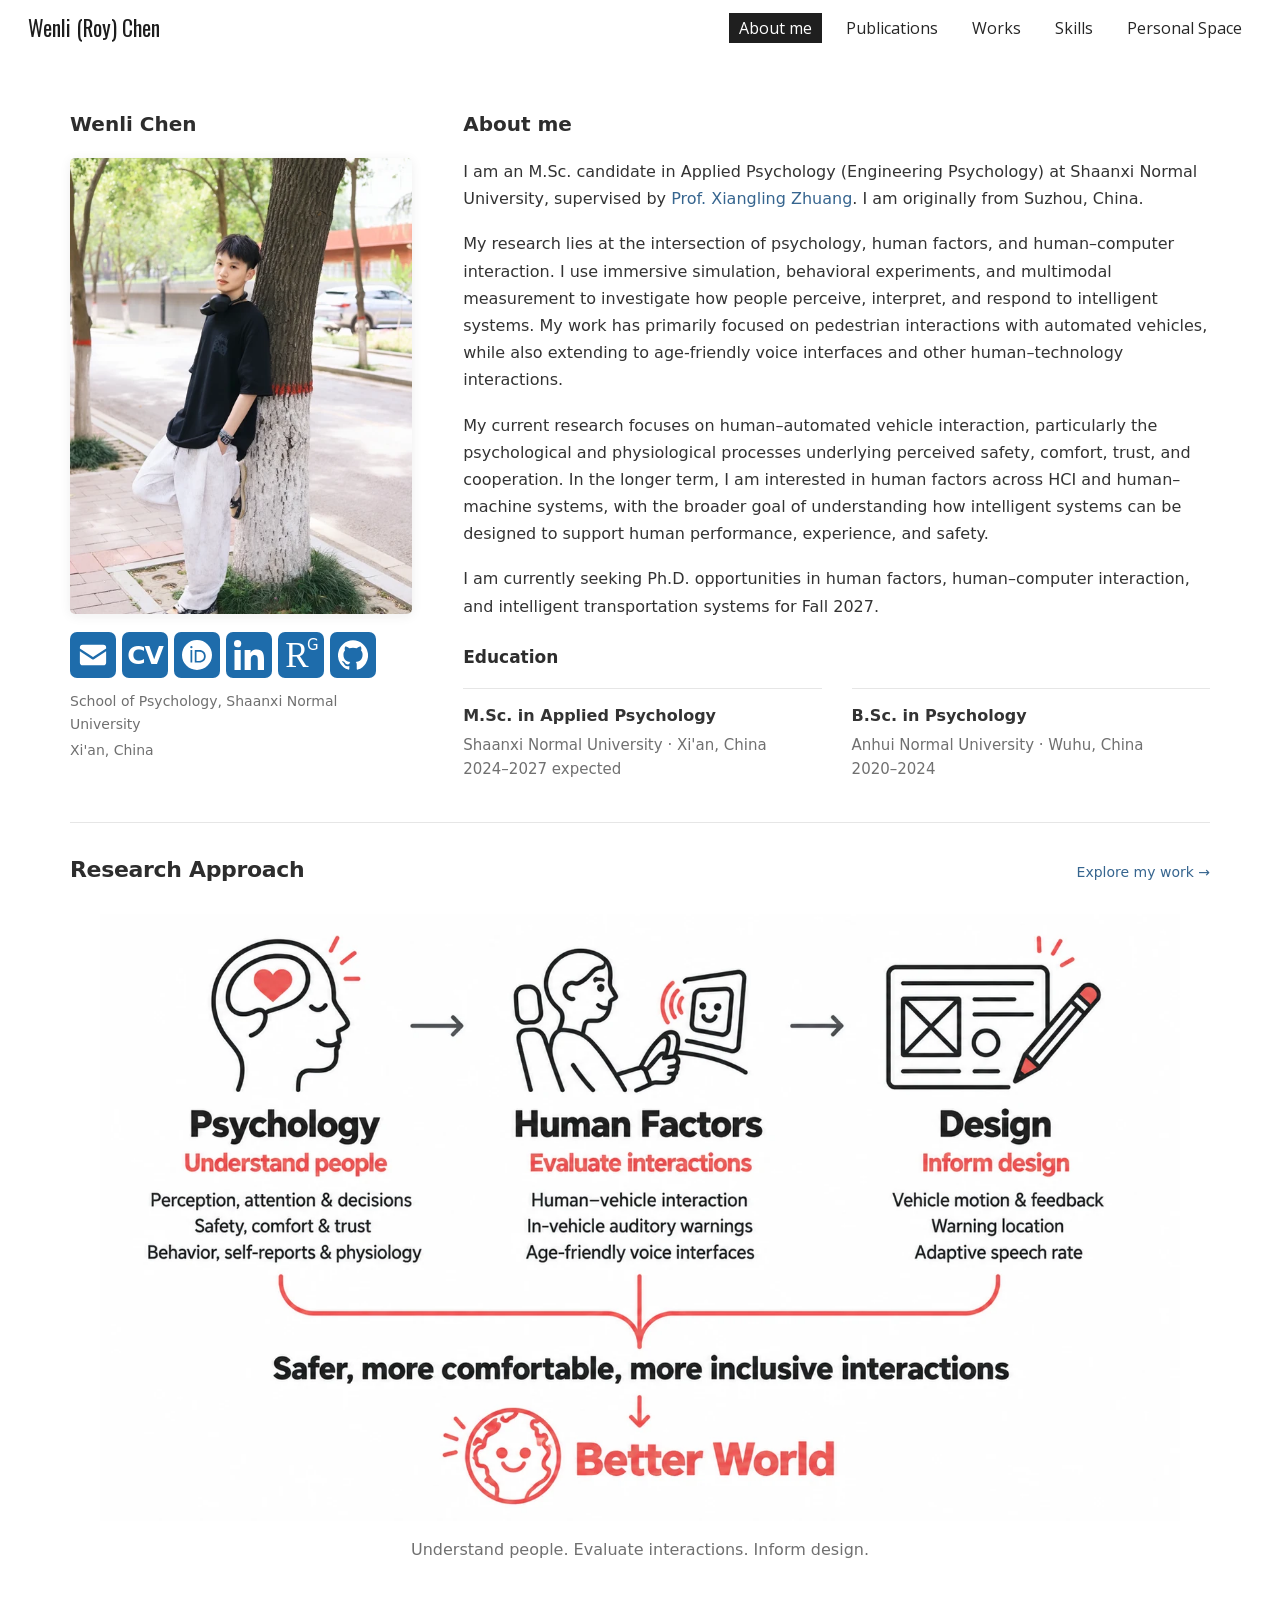
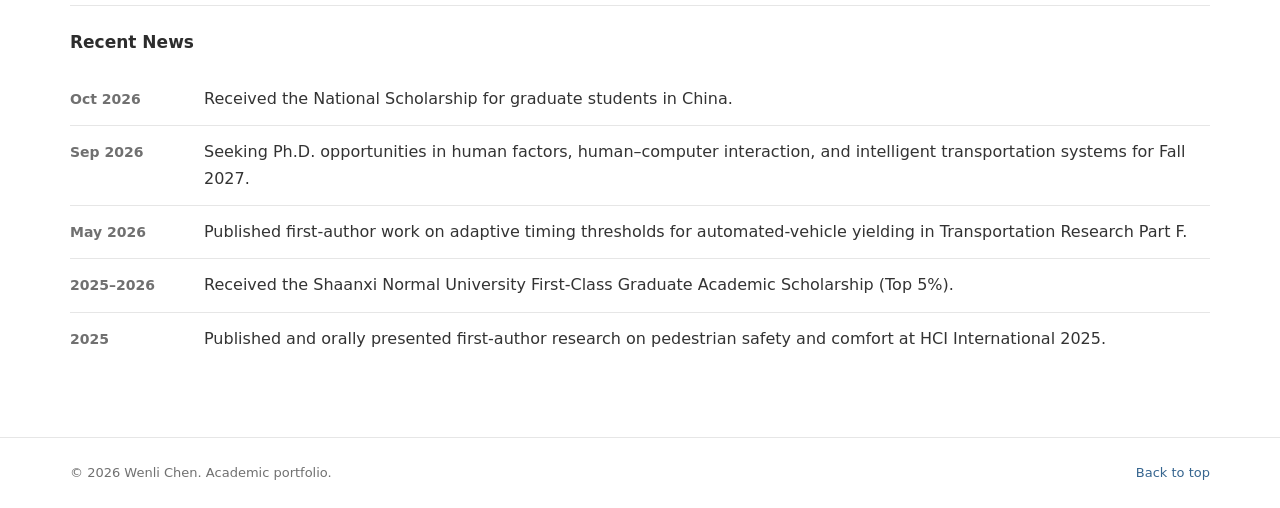
<file: index.html>
<!DOCTYPE html><html lang="en"><head><meta charSet="utf-8"/><meta name="viewport" content="width=device-width, initial-scale=1"/><link rel="preload" as="image" imageSrcSet="/media/optimized/profile-60eb44e7e2-480.webp 480w, /media/optimized/profile-60eb44e7e2-960.webp 960w, /media/optimized/profile-60eb44e7e2-1600.webp 1600w" imageSizes="(max-width: 760px) 360px, 342px" fetchPriority="high"/><link rel="stylesheet" href="/_next/static/chunks/0q2hc7dkj9d_l.css" data-precedence="next"/><link rel="preload" as="script" fetchPriority="low" href="/_next/static/chunks/0w2aga045jl1g.js"/><script src="/_next/static/chunks/159a0hv_pbomc.js" async=""></script><script src="/_next/static/chunks/0c_u0uom0kk-9.js" async=""></script><script src="/_next/static/chunks/17is7py1qu.mk.js" async=""></script><script src="/_next/static/chunks/turbopack-0-zrnbq9zxs--.js" async=""></script><script src="/_next/static/chunks/12zbrbrxakma2.js" async=""></script><script src="/_next/static/chunks/17f2ht9wo-phb.js" async=""></script><script src="/_next/static/chunks/0n7gz84jmsrn1.js" async=""></script><script src="/_next/static/chunks/0r7qd-gapp3ly.js" async=""></script><title>Wenli (Roy) Chen | Human Factors &amp; HCI</title><meta name="description" content="Academic portfolio of Wenli Chen, researching human factors, human–AV interaction, and age-friendly HCI."/><link rel="canonical" href="https://roylovecr7.github.io/"/><meta property="og:title" content="Wenli (Roy) Chen | Human Factors &amp; HCI"/><meta property="og:description" content="Researching human–AV interaction, age-friendly HCI, and multimodal human factors."/><meta property="og:site_name" content="Wenli (Roy) Chen Academic Portfolio"/><meta property="og:image" content="https://roylovecr7.github.io/og.png"/><meta property="og:image:width" content="1200"/><meta property="og:image:height" content="630"/><meta property="og:image:alt" content="Wenli Chen — Human Factors, Human–AV Interaction, and Age-Friendly HCI"/><meta property="og:type" content="website"/><meta name="twitter:card" content="summary_large_image"/><meta name="twitter:title" content="Wenli (Roy) Chen | Human Factors &amp; HCI"/><meta name="twitter:description" content="Researching human–AV interaction, age-friendly HCI, and multimodal human factors."/><meta name="twitter:image" content="https://roylovecr7.github.io/og.png"/><script src="/_next/static/chunks/03~yq9q893hmn.js" noModule=""></script></head><body><div hidden=""><!--$--><!--/$--></div><header class="navbar"><div class="nav-inner"><a class="brand" href="/">Wenli (Roy) Chen</a><nav class="desktop-navigation" aria-label="Primary navigation"><a class="active" aria-current="page" href="/">About me</a><a href="/publications/">Publications</a><a href="/works/">Works</a><a href="/skills/">Skills</a><a href="/personal-space/">Personal Space</a></nav><details class="mobile-navigation"><summary>Menu <span aria-hidden="true">☰</span></summary><nav aria-label="Mobile navigation"><a href="/" class="active" aria-current="page">About me</a><a href="/publications">Publications</a><a href="/works">Works</a><a href="/skills">Skills</a><a href="/personal-space">Personal Space</a></nav></details></div></header><main id="top" class="container page-content home-page"><section class="home-grid"><aside class="profile-panel"><h1>Wenli Chen</h1><img width="4160" height="6240" class="profile-image" fetchPriority="high" src="/media/optimized/profile-60eb44e7e2-960.webp" srcSet="/media/optimized/profile-60eb44e7e2-480.webp 480w, /media/optimized/profile-60eb44e7e2-960.webp 960w, /media/optimized/profile-60eb44e7e2-1600.webp 1600w" sizes="(max-width: 760px) 360px, 342px" alt="Wenli Chen" loading="eager" decoding="async"/><div class="profile-contact"><nav class="profile-links" aria-label="Contact and academic profiles"><a href="mailto:cwl010322@snnu.edu.cn" aria-label="Email: cwl010322@snnu.edu.cn" title="Email: cwl010322@snnu.edu.cn"><svg aria-hidden="true" viewBox="0 0 32 32" fill="currentColor"><path d="M5 5h22a3 3 0 0 1 3 3v1L16 18 2 9V8a3 3 0 0 1 3-3Zm25 7v12a3 3 0 0 1-3 3H5a3 3 0 0 1-3-3V12l13 8.4a1.8 1.8 0 0 0 2 0Z"></path></svg></a><a href="/files/CV_WenliChen.pdf" target="_blank" rel="noreferrer" aria-label="Curriculum vitae (PDF)" title="Curriculum vitae (PDF)"><span class="profile-icon-cv" aria-hidden="true">CV</span></a><a href="https://orcid.org/0009-0004-4729-6336" target="_blank" rel="noreferrer" aria-label="ORCID: 0009-0004-4729-6336" title="ORCID: 0009-0004-4729-6336"><svg aria-hidden="true" viewBox="0 0 24 24" fill="currentColor"><path d="M12 0a12 12 0 1 0 0 24 12 12 0 0 0 0-24ZM7.5 4.8a.9.9 0 1 1 0 1.8.9.9 0 0 1 0-1.8ZM6.8 8h1.4v10H6.8V8Zm3.4 0h3.7c3 0 5.1 2 5.1 5s-2.1 5-5.1 5h-3.7V8Zm1.4 1.3v7.4h2.2c2.4 0 3.8-1.5 3.8-3.7s-1.4-3.7-3.8-3.7h-2.2Z" fill-rule="evenodd"></path></svg></a><a href="https://www.linkedin.com/in/wenli-chen-521283392" target="_blank" rel="noreferrer" aria-label="LinkedIn" title="LinkedIn"><svg aria-hidden="true" viewBox="0 0 24 24" fill="currentColor"><path d="M5.37 24H.4V7.98h4.97V24ZM2.88 5.8A2.9 2.9 0 1 1 2.9 0a2.9 2.9 0 0 1-.02 5.8ZM24 24h-4.96v-7.8c0-1.86-.04-4.25-2.59-4.25-2.59 0-2.99 2.02-2.99 4.12V24H8.5V7.98h4.76v2.19h.07c.66-1.25 2.28-2.58 4.7-2.58 5.03 0 5.97 3.31 5.97 7.61V24Z"></path></svg></a><a href="https://www.researchgate.net/profile/Wenli-Chen-14" target="_blank" rel="noreferrer" aria-label="ResearchGate" title="ResearchGate"><span class="profile-icon-researchgate" aria-hidden="true">R<sup>G</sup></span></a><a href="https://github.com/Roylovecr7" target="_blank" rel="noreferrer" aria-label="GitHub" title="GitHub"><svg aria-hidden="true" viewBox="0 0 24 24" fill="currentColor"><path d="M12 .3a12 12 0 0 0-3.79 23.39c.6.11.82-.26.82-.58v-2.23c-3.34.73-4.04-1.42-4.04-1.42-.55-1.39-1.34-1.76-1.34-1.76-1.09-.75.08-.73.08-.73 1.2.09 1.84 1.24 1.84 1.24 1.07 1.83 2.81 1.3 3.49.99.11-.78.42-1.3.76-1.6-2.67-.3-5.47-1.33-5.47-5.93 0-1.31.47-2.38 1.24-3.22-.12-.3-.54-1.52.12-3.18 0 0 1.01-.32 3.3 1.23A11.5 11.5 0 0 1 12 6.1c1.02 0 2.05.14 3.01.4 2.29-1.55 3.3-1.23 3.3-1.23.66 1.66.24 2.88.12 3.18.77.84 1.24 1.91 1.24 3.22 0 4.61-2.8 5.63-5.48 5.93.43.37.81 1.1.81 2.22v3.29c0 .32.22.7.83.58A12 12 0 0 0 12 .3Z"></path></svg></a></nav><p class="profile-affiliation">School of Psychology, Shaanxi Normal University<span>Xi&#x27;an, China</span></p></div></aside><div class="about-copy"><h2>About me</h2><p>I am an M.Sc. candidate in Applied Psychology (Engineering Psychology) at Shaanxi Normal University, supervised by <a href="https://scholar.google.com/citations?user=U7dL7vUAAAAJ&amp;hl=en&amp;oi=ao" target="_blank" rel="noreferrer">Prof. Xiangling Zhuang</a>. I am originally from Suzhou, China.</p><p>My research lies at the intersection of psychology, human factors, and human–computer interaction. I use immersive simulation, behavioral experiments, and multimodal measurement to investigate how people perceive, interpret, and respond to intelligent systems. My work has primarily focused on pedestrian interactions with automated vehicles, while also extending to age-friendly voice interfaces and other human–technology interactions.</p><p>My current research focuses on human–automated vehicle interaction, particularly the psychological and physiological processes underlying perceived safety, comfort, trust, and cooperation. In the longer term, I am interested in human factors across HCI and human–machine systems, with the broader goal of understanding how intelligent systems can be designed to support human performance, experience, and safety.</p><p>I am currently seeking Ph.D. opportunities in human factors, human–computer interaction, and intelligent transportation systems for Fall 2027.</p><section class="home-subsection"><h2>Education</h2><div class="education-list"><article class="education-item"><strong>M.Sc. in Applied Psychology</strong><span>Shaanxi Normal University · Xi&#x27;an, China</span><span>2024–2027 expected</span></article><article class="education-item"><strong>B.Sc. in Psychology</strong><span>Anhui Normal University · Wuhu, China</span><span>2020–2024</span></article></div></section></div></section><section class="home-approach" aria-labelledby="research-approach-heading"><div class="approach-heading"><h2 id="research-approach-heading">Research Approach</h2><a href="/works/">Explore my work →</a></div><figure class="approach-figure"><a class="approach-image-link" href="/media/research-approach.png" target="_blank" rel="noreferrer" aria-label="Open the research approach diagram at full size"><img width="1672" height="941" decoding="async" src="/media/optimized/research-approach-641da9d239-960.webp" srcSet="/media/optimized/research-approach-641da9d239-480.webp 480w, /media/optimized/research-approach-641da9d239-960.webp 960w, /media/optimized/research-approach-641da9d239-1600.webp 1600w" sizes="(max-width: 760px) calc(100vw - 40px), (max-width: 1196px) calc(100vw - 56px), 1140px" alt="Psychology: understand people. Human Factors: evaluate interactions. Design: inform design. Together, these contribute to safer, more comfortable, more inclusive interactions and a better world." loading="lazy"/></a><figcaption>Understand people. Evaluate interactions. Inform design.</figcaption></figure></section><section class="home-news"><h2>Recent News</h2><ul class="news-list" role="list"><li><span class="news-date">Oct 2026</span><span>Received the National Scholarship for graduate students in China.</span></li><li><span class="news-date">Sep 2026</span><span>Seeking Ph.D. opportunities in human factors, human–computer interaction, and intelligent transportation systems for Fall 2027.</span></li><li><span class="news-date">May 2026</span><span>Published first-author work on adaptive timing thresholds for automated-vehicle yielding in Transportation Research Part F.</span></li><li><span class="news-date">2025–2026</span><span>Received the Shaanxi Normal University First-Class Graduate Academic Scholarship (Top 5%).</span></li><li><span class="news-date">2025</span><span>Published and orally presented first-author research on pedestrian safety and comfort at HCI International 2025.</span></li></ul></section></main><footer><div class="container footer-inner"><p>© 2026 Wenli Chen. Academic portfolio.</p><a href="#top">Back to top</a></div></footer><!--$--><!--/$--><script src="/_next/static/chunks/0w2aga045jl1g.js" id="_R_" async=""></script><script>(self.__next_f=self.__next_f||[]).push([0])</script><script>self.__next_f.push([1,"1:\"$Sreact.fragment\"\n2:I[11968,[\"/_next/static/chunks/12zbrbrxakma2.js\",\"/_next/static/chunks/17f2ht9wo-phb.js\",\"/_next/static/chunks/0n7gz84jmsrn1.js\"],\"default\"]\n3:I[87804,[\"/_next/static/chunks/12zbrbrxakma2.js\",\"/_next/static/chunks/17f2ht9wo-phb.js\",\"/_next/static/chunks/0n7gz84jmsrn1.js\"],\"default\"]\n4:I[67295,[\"/_next/static/chunks/12zbrbrxakma2.js\",\"/_next/static/chunks/17f2ht9wo-phb.js\",\"/_next/static/chunks/0n7gz84jmsrn1.js\",\"/_next/static/chunks/0r7qd-gapp3ly.js\"],\"\"]\n12:I[21480,[\"/_next/static/chunks/12zbrbrxakma2.js\",\"/_next/static/chunks/17f2ht9wo-phb.js\",\"/_next/static/chunks/0n7gz84jmsrn1.js\"],\"default\",1]\n:HL[\"/_next/static/chunks/0q2hc7dkj9d_l.css\",\"style\"]\n:HL[\"/media/optimized/profile-60eb44e7e2-960.webp\",\"image\",{\"imageSrcSet\":\"/media/optimized/profile-60eb44e7e2-480.webp 480w, /media/optimized/profile-60eb44e7e2-960.webp 960w, /media/optimized/profile-60eb44e7e2-1600.webp 1600w\",\"imageSizes\":\"(max-width: 760px) 360px, 342px\",\"fetchPriority\":\"high\"}]\n"])</script><script>self.__next_f.push([1,"0:{\"P\":null,\"c\":[\"\",\"\"],\"q\":\"\",\"i\":false,\"f\":[[[\"\",{\"children\":[\"__PAGE__\",{}]},\"$undefined\",\"$undefined\",16],[[\"$\",\"$1\",\"c\",{\"children\":[[[\"$\",\"link\",\"0\",{\"rel\":\"stylesheet\",\"href\":\"/_next/static/chunks/0q2hc7dkj9d_l.css\",\"precedence\":\"next\",\"crossOrigin\":\"$undefined\",\"nonce\":\"$undefined\"}],[\"$\",\"script\",\"script-0\",{\"src\":\"/_next/static/chunks/12zbrbrxakma2.js\",\"async\":true,\"nonce\":\"$undefined\"}],[\"$\",\"script\",\"script-1\",{\"src\":\"/_next/static/chunks/17f2ht9wo-phb.js\",\"async\":true,\"nonce\":\"$undefined\"}],[\"$\",\"script\",\"script-2\",{\"src\":\"/_next/static/chunks/0n7gz84jmsrn1.js\",\"async\":true,\"nonce\":\"$undefined\"}]],[\"$\",\"html\",null,{\"lang\":\"en\",\"children\":[\"$\",\"body\",null,{\"children\":[\"$\",\"$L2\",null,{\"parallelRouterKey\":\"children\",\"error\":\"$undefined\",\"errorStyles\":\"$undefined\",\"errorScripts\":\"$undefined\",\"template\":[\"$\",\"$L3\",null,{}],\"templateStyles\":\"$undefined\",\"templateScripts\":\"$undefined\",\"notFound\":[[[\"$\",\"title\",null,{\"children\":\"404: This page could not be found.\"}],[\"$\",\"div\",null,{\"style\":{\"fontFamily\":\"system-ui,\\\"Segoe UI\\\",Roboto,Helvetica,Arial,sans-serif,\\\"Apple Color Emoji\\\",\\\"Segoe UI Emoji\\\"\",\"height\":\"100vh\",\"textAlign\":\"center\",\"display\":\"flex\",\"flexDirection\":\"column\",\"alignItems\":\"center\",\"justifyContent\":\"center\"},\"children\":[\"$\",\"div\",null,{\"children\":[[\"$\",\"style\",null,{\"dangerouslySetInnerHTML\":{\"__html\":\"body{color:#000;background:#fff;margin:0}.next-error-h1{border-right:1px solid rgba(0,0,0,.3)}@media (prefers-color-scheme:dark){body{color:#fff;background:#000}.next-error-h1{border-right:1px solid rgba(255,255,255,.3)}}\"}}],[\"$\",\"h1\",null,{\"className\":\"next-error-h1\",\"style\":{\"display\":\"inline-block\",\"margin\":\"0 20px 0 0\",\"padding\":\"0 23px 0 0\",\"fontSize\":24,\"fontWeight\":500,\"verticalAlign\":\"top\",\"lineHeight\":\"49px\"},\"children\":404}],[\"$\",\"div\",null,{\"style\":{\"display\":\"inline-block\"},\"children\":[\"$\",\"h2\",null,{\"style\":{\"fontSize\":14,\"fontWeight\":400,\"lineHeight\":\"49px\",\"margin\":0},\"children\":\"This page could not be found.\"}]}]]}]}]],[]],\"forbidden\":\"$undefined\",\"unauthorized\":\"$undefined\"}]}]}]]}],{\"children\":[[\"$\",\"$1\",\"c\",{\"children\":[[[\"$\",\"header\",null,{\"className\":\"navbar\",\"children\":[\"$\",\"div\",null,{\"className\":\"nav-inner\",\"children\":[[\"$\",\"$L4\",null,{\"className\":\"brand\",\"href\":\"/\",\"children\":\"Wenli (Roy) Chen\"}],[\"$\",\"nav\",null,{\"className\":\"desktop-navigation\",\"aria-label\":\"Primary navigation\",\"children\":[[\"$\",\"$L4\",\"about\",{\"className\":\"active\",\"href\":\"/\",\"aria-current\":\"page\",\"children\":\"About me\"}],[\"$\",\"$L4\",\"publications\",{\"className\":\"$undefined\",\"href\":\"/publications\",\"aria-current\":\"$undefined\",\"children\":\"Publications\"}],[\"$\",\"a\",\"works\",{\"className\":\"$undefined\",\"href\":\"/works/\",\"aria-current\":\"$undefined\",\"children\":\"Works\"}],[\"$\",\"$L4\",\"skills\",{\"className\":\"$undefined\",\"href\":\"/skills\",\"aria-current\":\"$undefined\",\"children\":\"Skills\"}],[\"$\",\"$L4\",\"personal-space\",{\"className\":\"$undefined\",\"href\":\"/personal-space\",\"aria-current\":\"$undefined\",\"children\":\"Personal Space\"}]]}],[\"$\",\"details\",null,{\"className\":\"mobile-navigation\",\"children\":[[\"$\",\"summary\",null,{\"children\":[\"Menu \",[\"$\",\"span\",null,{\"aria-hidden\":\"true\",\"children\":\"☰\"}]]}],[\"$\",\"nav\",null,{\"aria-label\":\"Mobile navigation\",\"children\":[[\"$\",\"a\",\"about\",{\"href\":\"/\",\"className\":\"active\",\"aria-current\":\"page\",\"children\":\"About me\"}],[\"$\",\"a\",\"publications\",{\"href\":\"/publications\",\"className\":\"$undefined\",\"aria-current\":\"$undefined\",\"children\":\"Publications\"}],[\"$\",\"a\",\"works\",{\"href\":\"/works\",\"className\":\"$undefined\",\"aria-current\":\"$undefined\",\"children\":\"Works\"}],[\"$\",\"a\",\"skills\",{\"href\":\"/skills\",\"className\":\"$undefined\",\"aria-current\":\"$undefined\",\"children\":\"Skills\"}],[\"$\",\"a\",\"personal-space\",{\"href\":\"/personal-space\",\"className\":\"$undefined\",\"aria-current\":\"$undefined\",\"children\":\"Personal Space\"}]]}]]}]]}]}],[\"$\",\"main\",null,{\"id\":\"top\",\"className\":\"container page-content home-page\",\"children\":[[\"$\",\"section\",null,{\"className\":\"home-grid\",\"children\":[[\"$\",\"aside\",null,{\"className\":\"profile-panel\",\"children\":[[\"$\",\"h1\",null,{\"children\":\"Wenli Chen\"}],[\"$\",\"img\",null,{\"width\":4160,\"height\":6240,\"className\":\"profile-image\",\"fetchPriority\":\"high\",\"src\":\"/media/optimized/profile-60eb44e7e2-960.webp\",\"srcSet\":\"/media/optimized/profile-60eb44e7e2-480.webp 480w, /media/optimized/profile-60eb44e7e2-960.webp 960w, /media/optimized/profile-60eb44e7e2-1600.webp 1600w\",\"sizes\":\"(max-width: 760px) 360px, 342px\",\"alt\":\"Wenli Chen\",\"loading\":\"eager\",\"decoding\":\"async\"}],[\"$\",\"div\",null,{\"className\":\"profile-contact\",\"children\":[[\"$\",\"nav\",null,{\"className\":\"profile-links\",\"aria-label\":\"Contact and academic profiles\",\"children\":[[\"$\",\"a\",null,{\"href\":\"mailto:cwl010322@snnu.edu.cn\",\"aria-label\":\"Email: cwl010322@snnu.edu.cn\",\"title\":\"Email: cwl010322@snnu.edu.cn\",\"children\":[\"$\",\"svg\",null,{\"aria-hidden\":\"true\",\"viewBox\":\"0 0 32 32\",\"fill\":\"currentColor\",\"children\":[\"$\",\"path\",null,{\"d\":\"M5 5h22a3 3 0 0 1 3 3v1L16 18 2 9V8a3 3 0 0 1 3-3Zm25 7v12a3 3 0 0 1-3 3H5a3 3 0 0 1-3-3V12l13 8.4a1.8 1.8 0 0 0 2 0Z\"}]}]}],\"$L5\",\"$L6\",\"$L7\",\"$L8\",\"$L9\"]}],\"$La\"]}]]}],\"$Lb\"]}],\"$Lc\",\"$Ld\"]}],\"$Le\"],[\"$Lf\"],\"$L10\"]}],{},null,false,null]},null,false,null],\"$L11\",false]],\"m\":\"$undefined\",\"G\":[\"$12\",[\"$L13\"]],\"S\":true,\"h\":null,\"s\":\"$undefined\",\"l\":\"$undefined\",\"p\":\"$undefined\",\"d\":\"$undefined\",\"b\":\"Xvk_cYa4MUz86XwJmt9sM\"}\n"])</script><script>self.__next_f.push([1,"14:I[77916,[\"/_next/static/chunks/12zbrbrxakma2.js\",\"/_next/static/chunks/17f2ht9wo-phb.js\",\"/_next/static/chunks/0n7gz84jmsrn1.js\"],\"OutletBoundary\"]\n15:\"$Sreact.suspense\"\n17:I[77916,[\"/_next/static/chunks/12zbrbrxakma2.js\",\"/_next/static/chunks/17f2ht9wo-phb.js\",\"/_next/static/chunks/0n7gz84jmsrn1.js\"],\"ViewportBoundary\"]\n19:I[77916,[\"/_next/static/chunks/12zbrbrxakma2.js\",\"/_next/static/chunks/17f2ht9wo-phb.js\",\"/_next/static/chunks/0n7gz84jmsrn1.js\"],\"MetadataBoundary\"]\n5:[\"$\",\"a\",null,{\"href\":\"/files/CV_WenliChen.pdf\",\"target\":\"_blank\",\"rel\":\"noreferrer\",\"aria-label\":\"Curriculum vitae (PDF)\",\"title\":\"Curriculum vitae (PDF)\",\"children\":[\"$\",\"span\",null,{\"className\":\"profile-icon-cv\",\"aria-hidden\":\"true\",\"children\":\"CV\"}]}]\n6:[\"$\",\"a\",null,{\"href\":\"https://orcid.org/0009-0004-4729-6336\",\"target\":\"_blank\",\"rel\":\"noreferrer\",\"aria-label\":\"ORCID: 0009-0004-4729-6336\",\"title\":\"ORCID: 0009-0004-4729-6336\",\"children\":[\"$\",\"svg\",null,{\"aria-hidden\":\"true\",\"viewBox\":\"0 0 24 24\",\"fill\":\"currentColor\",\"children\":[\"$\",\"path\",null,{\"d\":\"M12 0a12 12 0 1 0 0 24 12 12 0 0 0 0-24ZM7.5 4.8a.9.9 0 1 1 0 1.8.9.9 0 0 1 0-1.8ZM6.8 8h1.4v10H6.8V8Zm3.4 0h3.7c3 0 5.1 2 5.1 5s-2.1 5-5.1 5h-3.7V8Zm1.4 1.3v7.4h2.2c2.4 0 3.8-1.5 3.8-3.7s-1.4-3.7-3.8-3.7h-2.2Z\",\"fillRule\":\"evenodd\"}]}]}]\n7:[\"$\",\"a\",null,{\"href\":\"https://www.linkedin.com/in/wenli-chen-521283392\",\"target\":\"_blank\",\"rel\":\"noreferrer\",\"aria-label\":\"LinkedIn\",\"title\":\"LinkedIn\",\"children\":[\"$\",\"svg\",null,{\"aria-hidden\":\"true\",\"viewBox\":\"0 0 24 24\",\"fill\":\"currentColor\",\"children\":[\"$\",\"path\",null,{\"d\":\"M5.37 24H.4V7.98h4.97V24ZM2.88 5.8A2.9 2.9 0 1 1 2.9 0a2.9 2.9 0 0 1-.02 5.8ZM24 24h-4.96v-7.8c0-1.86-.04-4.25-2.59-4.25-2.59 0-2.99 2.02-2.99 4.12V24H8.5V7.98h4.76v2.19h.07c.66-1.25 2.28-2.58 4.7-2.58 5.03 0 5.97 3.31 5.97 7.61V24Z\"}]}]}]\n8:[\"$\",\"a\",null,{\"href\":\"https://www.researchgate.net/profile/Wenli-Chen-14\",\"target\":\"_blank\",\"rel\":\"noreferrer\",\"aria-label\":\"ResearchGate\",\"title\":\"ResearchGate\",\"children\":[\"$\",\"span\",null,{\"className\":\"profile-icon-researchgate\",\"aria-hidden\":\"true\",\"children\":[\"R\",[\"$\",\"sup\",null,{\"children\":\"G\"}]]}]}]\n9:[\"$\",\"a\",null,{\"href\":\"https://github.com/Roylovecr7\",\"target\":\"_blank\",\"rel\":\"noreferrer\",\"aria-label\":\"GitHub\",\"title\":\"GitHub\",\"children\":[\"$\",\"svg\",null,{\"aria-hidden\":\"true\",\"viewBox\":\"0 0 24 24\",\"fill\":\"currentColor\",\"children\":[\"$\",\"path\",null,{\"d\":\"M12 .3a12 12 0 0 0-3.79 23.39c.6.11.82-.26.82-.58v-2.23c-3.34.73-4.04-1.42-4.04-1.42-.55-1.39-1.34-1.76-1.34-1.76-1.09-.75.08-.73.08-.73 1.2.09 1.84 1.24 1.84 1.24 1.07 1.83 2.81 1.3 3.49.99.11-.78.42-1.3.76-1.6-2.67-.3-5.47-1.33-5.47-5.93 0-1.31.47-2.38 1.24-3.22-.12-.3-.54-1.52.12-3.18 0 0 1.01-.32 3.3 1.23A11.5 11.5 0 0 1 12 6.1c1.02 0 2.05.14 3.01.4 2.29-1.55 3.3-1.23 3.3-1.23.66 1.66.24 2.88.12 3.18.77.84 1.24 1.91 1.24 3.22 0 4.61-2.8 5.63-5.48 5.93.43.37.81 1.1.81 2.22v3.29c0 .32.22.7.83.58A12 12 0 0 0 12 .3Z\"}]}]}]\na:[\"$\",\"p\",null,{\"className\":\"profile-affiliation\",\"children\":[\"School of Psychology, Shaanxi Normal University\",[\"$\",\"span\",null,{\"children\":\"Xi'an, China\"}]]}]\n"])</script><script>self.__next_f.push([1,"b:[\"$\",\"div\",null,{\"className\":\"about-copy\",\"children\":[[\"$\",\"h2\",null,{\"children\":\"About me\"}],[\"$\",\"p\",null,{\"children\":[\"I am an M.Sc. candidate in Applied Psychology (Engineering Psychology) at Shaanxi Normal University, supervised by \",[\"$\",\"a\",null,{\"href\":\"https://scholar.google.com/citations?user=U7dL7vUAAAAJ\u0026hl=en\u0026oi=ao\",\"target\":\"_blank\",\"rel\":\"noreferrer\",\"children\":\"Prof. Xiangling Zhuang\"}],\". I am originally from Suzhou, China.\"]}],[\"$\",\"p\",null,{\"children\":\"My research lies at the intersection of psychology, human factors, and human–computer interaction. I use immersive simulation, behavioral experiments, and multimodal measurement to investigate how people perceive, interpret, and respond to intelligent systems. My work has primarily focused on pedestrian interactions with automated vehicles, while also extending to age-friendly voice interfaces and other human–technology interactions.\"}],[\"$\",\"p\",null,{\"children\":\"My current research focuses on human–automated vehicle interaction, particularly the psychological and physiological processes underlying perceived safety, comfort, trust, and cooperation. In the longer term, I am interested in human factors across HCI and human–machine systems, with the broader goal of understanding how intelligent systems can be designed to support human performance, experience, and safety.\"}],[\"$\",\"p\",null,{\"children\":\"I am currently seeking Ph.D. opportunities in human factors, human–computer interaction, and intelligent transportation systems for Fall 2027.\"}],[\"$\",\"section\",null,{\"className\":\"home-subsection\",\"children\":[[\"$\",\"h2\",null,{\"children\":\"Education\"}],[\"$\",\"div\",null,{\"className\":\"education-list\",\"children\":[[\"$\",\"article\",\"M.Sc. in Applied Psychology\",{\"className\":\"education-item\",\"children\":[[\"$\",\"strong\",null,{\"children\":\"M.Sc. in Applied Psychology\"}],[\"$\",\"span\",null,{\"children\":\"Shaanxi Normal University · Xi'an, China\"}],[\"$\",\"span\",null,{\"children\":\"2024–2027 expected\"}]]}],[\"$\",\"article\",\"B.Sc. in Psychology\",{\"className\":\"education-item\",\"children\":[[\"$\",\"strong\",null,{\"children\":\"B.Sc. in Psychology\"}],[\"$\",\"span\",null,{\"children\":\"Anhui Normal University · Wuhu, China\"}],[\"$\",\"span\",null,{\"children\":\"2020–2024\"}]]}]]}]]}]]}]\n"])</script><script>self.__next_f.push([1,"c:[\"$\",\"section\",null,{\"className\":\"home-approach\",\"aria-labelledby\":\"research-approach-heading\",\"children\":[[\"$\",\"div\",null,{\"className\":\"approach-heading\",\"children\":[[\"$\",\"h2\",null,{\"id\":\"research-approach-heading\",\"children\":\"Research Approach\"}],[\"$\",\"a\",null,{\"href\":\"/works/\",\"children\":\"Explore my work →\"}]]}],[\"$\",\"figure\",null,{\"className\":\"approach-figure\",\"children\":[[\"$\",\"a\",null,{\"className\":\"approach-image-link\",\"href\":\"/media/research-approach.png\",\"target\":\"_blank\",\"rel\":\"noreferrer\",\"aria-label\":\"Open the research approach diagram at full size\",\"children\":[\"$\",\"img\",null,{\"width\":1672,\"height\":941,\"decoding\":\"async\",\"src\":\"/media/optimized/research-approach-641da9d239-960.webp\",\"srcSet\":\"/media/optimized/research-approach-641da9d239-480.webp 480w, /media/optimized/research-approach-641da9d239-960.webp 960w, /media/optimized/research-approach-641da9d239-1600.webp 1600w\",\"sizes\":\"(max-width: 760px) calc(100vw - 40px), (max-width: 1196px) calc(100vw - 56px), 1140px\",\"alt\":\"Psychology: understand people. Human Factors: evaluate interactions. Design: inform design. Together, these contribute to safer, more comfortable, more inclusive interactions and a better world.\",\"loading\":\"lazy\"}]}],[\"$\",\"figcaption\",null,{\"children\":\"Understand people. Evaluate interactions. Inform design.\"}]]}]]}]\n"])</script><script>self.__next_f.push([1,"d:[\"$\",\"section\",null,{\"className\":\"home-news\",\"children\":[[\"$\",\"h2\",null,{\"children\":\"Recent News\"}],[\"$\",\"ul\",null,{\"className\":\"news-list\",\"role\":\"list\",\"children\":[[\"$\",\"li\",\"Oct 2026-Received the National Scholarship for graduate students in China.\",{\"children\":[[\"$\",\"span\",null,{\"className\":\"news-date\",\"children\":\"Oct 2026\"}],[\"$\",\"span\",null,{\"children\":\"Received the National Scholarship for graduate students in China.\"}]]}],[\"$\",\"li\",\"Sep 2026-Seeking Ph.D. opportunities in human factors, human–computer interaction, and intelligent transportation systems for Fall 2027.\",{\"children\":[[\"$\",\"span\",null,{\"className\":\"news-date\",\"children\":\"Sep 2026\"}],[\"$\",\"span\",null,{\"children\":\"Seeking Ph.D. opportunities in human factors, human–computer interaction, and intelligent transportation systems for Fall 2027.\"}]]}],[\"$\",\"li\",\"May 2026-Published first-author work on adaptive timing thresholds for automated-vehicle yielding in Transportation Research Part F.\",{\"children\":[[\"$\",\"span\",null,{\"className\":\"news-date\",\"children\":\"May 2026\"}],[\"$\",\"span\",null,{\"children\":\"Published first-author work on adaptive timing thresholds for automated-vehicle yielding in Transportation Research Part F.\"}]]}],[\"$\",\"li\",\"2025–2026-Received the Shaanxi Normal University First-Class Graduate Academic Scholarship (Top 5%).\",{\"children\":[[\"$\",\"span\",null,{\"className\":\"news-date\",\"children\":\"2025–2026\"}],[\"$\",\"span\",null,{\"children\":\"Received the Shaanxi Normal University First-Class Graduate Academic Scholarship (Top 5%).\"}]]}],[\"$\",\"li\",\"2025-Published and orally presented first-author research on pedestrian safety and comfort at HCI International 2025.\",{\"children\":[[\"$\",\"span\",null,{\"className\":\"news-date\",\"children\":\"2025\"}],[\"$\",\"span\",null,{\"children\":\"Published and orally presented first-author research on pedestrian safety and comfort at HCI International 2025.\"}]]}]]}]]}]\n"])</script><script>self.__next_f.push([1,"e:[\"$\",\"footer\",null,{\"children\":[\"$\",\"div\",null,{\"className\":\"container footer-inner\",\"children\":[[\"$\",\"p\",null,{\"children\":\"© 2026 Wenli Chen. Academic portfolio.\"}],[\"$\",\"a\",null,{\"href\":\"#top\",\"children\":\"Back to top\"}]]}]}]\nf:[\"$\",\"script\",\"script-0\",{\"src\":\"/_next/static/chunks/0r7qd-gapp3ly.js\",\"async\":true,\"nonce\":\"$undefined\"}]\n10:[\"$\",\"$L14\",null,{\"children\":[\"$\",\"$15\",null,{\"name\":\"Next.MetadataOutlet\",\"children\":\"$@16\"}]}]\n11:[\"$\",\"$1\",\"h\",{\"children\":[null,[\"$\",\"$L17\",null,{\"children\":\"$L18\"}],[\"$\",\"div\",null,{\"hidden\":true,\"children\":[\"$\",\"$L19\",null,{\"children\":[\"$\",\"$15\",null,{\"name\":\"Next.Metadata\",\"children\":\"$L1a\"}]}]}],null]}]\n13:[\"$\",\"link\",\"0\",{\"rel\":\"stylesheet\",\"href\":\"/_next/static/chunks/0q2hc7dkj9d_l.css\",\"precedence\":\"next\",\"crossOrigin\":\"$undefined\",\"nonce\":\"$undefined\"}]\n"])</script><script>self.__next_f.push([1,"18:[[\"$\",\"meta\",\"0\",{\"charSet\":\"utf-8\"}],[\"$\",\"meta\",\"1\",{\"name\":\"viewport\",\"content\":\"width=device-width, initial-scale=1\"}]]\n"])</script><script>self.__next_f.push([1,"16:null\n"])</script><script>self.__next_f.push([1,"1a:[[\"$\",\"title\",\"0\",{\"children\":\"Wenli (Roy) Chen | Human Factors \u0026 HCI\"}],[\"$\",\"meta\",\"1\",{\"name\":\"description\",\"content\":\"Academic portfolio of Wenli Chen, researching human factors, human–AV interaction, and age-friendly HCI.\"}],[\"$\",\"link\",\"2\",{\"rel\":\"canonical\",\"href\":\"https://roylovecr7.github.io/\"}],[\"$\",\"meta\",\"3\",{\"property\":\"og:title\",\"content\":\"Wenli (Roy) Chen | Human Factors \u0026 HCI\"}],[\"$\",\"meta\",\"4\",{\"property\":\"og:description\",\"content\":\"Researching human–AV interaction, age-friendly HCI, and multimodal human factors.\"}],[\"$\",\"meta\",\"5\",{\"property\":\"og:site_name\",\"content\":\"Wenli (Roy) Chen Academic Portfolio\"}],[\"$\",\"meta\",\"6\",{\"property\":\"og:image\",\"content\":\"https://roylovecr7.github.io/og.png\"}],[\"$\",\"meta\",\"7\",{\"property\":\"og:image:width\",\"content\":\"1200\"}],[\"$\",\"meta\",\"8\",{\"property\":\"og:image:height\",\"content\":\"630\"}],[\"$\",\"meta\",\"9\",{\"property\":\"og:image:alt\",\"content\":\"Wenli Chen — Human Factors, Human–AV Interaction, and Age-Friendly HCI\"}],[\"$\",\"meta\",\"10\",{\"property\":\"og:type\",\"content\":\"website\"}],[\"$\",\"meta\",\"11\",{\"name\":\"twitter:card\",\"content\":\"summary_large_image\"}],[\"$\",\"meta\",\"12\",{\"name\":\"twitter:title\",\"content\":\"Wenli (Roy) Chen | Human Factors \u0026 HCI\"}],[\"$\",\"meta\",\"13\",{\"name\":\"twitter:description\",\"content\":\"Researching human–AV interaction, age-friendly HCI, and multimodal human factors.\"}],[\"$\",\"meta\",\"14\",{\"name\":\"twitter:image\",\"content\":\"https://roylovecr7.github.io/og.png\"}]]\n"])</script></body></html>
</file>
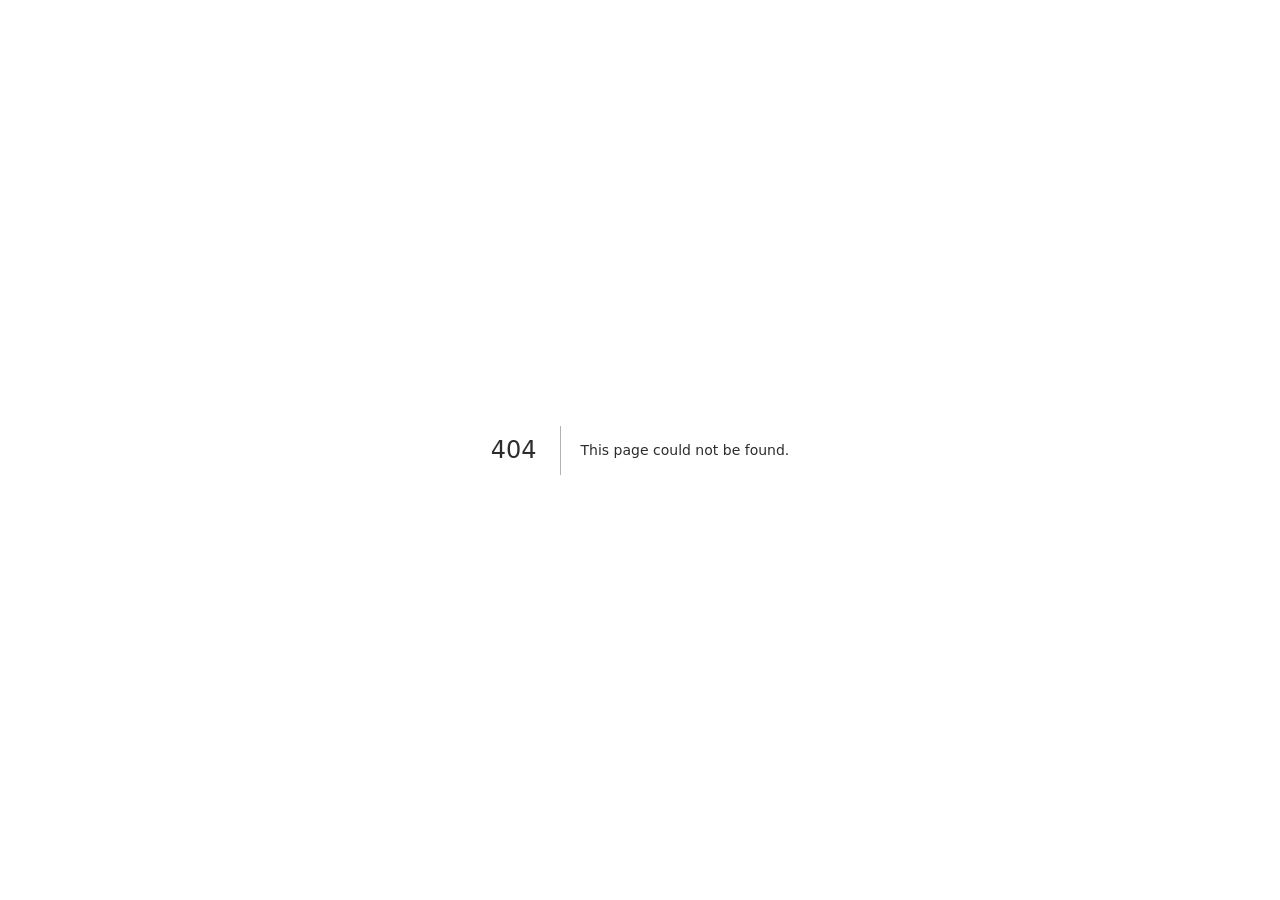
<file: 404/index.html>
<!DOCTYPE html><html lang="en"><head><meta charSet="utf-8"/><meta name="viewport" content="width=device-width, initial-scale=1"/><link rel="stylesheet" href="/_next/static/chunks/0q2hc7dkj9d_l.css" data-precedence="next"/><link rel="preload" as="script" fetchPriority="low" href="/_next/static/chunks/0w2aga045jl1g.js"/><script src="/_next/static/chunks/159a0hv_pbomc.js" async=""></script><script src="/_next/static/chunks/0c_u0uom0kk-9.js" async=""></script><script src="/_next/static/chunks/17is7py1qu.mk.js" async=""></script><script src="/_next/static/chunks/turbopack-0-zrnbq9zxs--.js" async=""></script><script src="/_next/static/chunks/12zbrbrxakma2.js" async=""></script><script src="/_next/static/chunks/17f2ht9wo-phb.js" async=""></script><script src="/_next/static/chunks/0n7gz84jmsrn1.js" async=""></script><meta name="robots" content="noindex"/><title>404: This page could not be found.</title><title>Wenli (Roy) Chen | Human Factors &amp; HCI</title><meta name="description" content="Academic portfolio of Wenli Chen, researching human factors, human–AV interaction, and age-friendly HCI."/><link rel="canonical" href="https://roylovecr7.github.io/"/><meta property="og:title" content="Wenli (Roy) Chen | Human Factors &amp; HCI"/><meta property="og:description" content="Researching human–AV interaction, age-friendly HCI, and multimodal human factors."/><meta property="og:site_name" content="Wenli (Roy) Chen Academic Portfolio"/><meta property="og:image" content="https://roylovecr7.github.io/og.png"/><meta property="og:image:width" content="1200"/><meta property="og:image:height" content="630"/><meta property="og:image:alt" content="Wenli Chen — Human Factors, Human–AV Interaction, and Age-Friendly HCI"/><meta property="og:type" content="website"/><meta name="twitter:card" content="summary_large_image"/><meta name="twitter:title" content="Wenli (Roy) Chen | Human Factors &amp; HCI"/><meta name="twitter:description" content="Researching human–AV interaction, age-friendly HCI, and multimodal human factors."/><meta name="twitter:image" content="https://roylovecr7.github.io/og.png"/><script src="/_next/static/chunks/03~yq9q893hmn.js" noModule=""></script></head><body><div hidden=""><!--$--><!--/$--></div><div style="font-family:system-ui,&quot;Segoe UI&quot;,Roboto,Helvetica,Arial,sans-serif,&quot;Apple Color Emoji&quot;,&quot;Segoe UI Emoji&quot;;height:100vh;text-align:center;display:flex;flex-direction:column;align-items:center;justify-content:center"><div><style>body{color:#000;background:#fff;margin:0}.next-error-h1{border-right:1px solid rgba(0,0,0,.3)}@media (prefers-color-scheme:dark){body{color:#fff;background:#000}.next-error-h1{border-right:1px solid rgba(255,255,255,.3)}}</style><h1 class="next-error-h1" style="display:inline-block;margin:0 20px 0 0;padding:0 23px 0 0;font-size:24px;font-weight:500;vertical-align:top;line-height:49px">404</h1><div style="display:inline-block"><h2 style="font-size:14px;font-weight:400;line-height:49px;margin:0">This page could not be found.</h2></div></div></div><!--$--><!--/$--><script src="/_next/static/chunks/0w2aga045jl1g.js" id="_R_" async=""></script><script>(self.__next_f=self.__next_f||[]).push([0])</script><script>self.__next_f.push([1,"1:\"$Sreact.fragment\"\n2:I[11968,[\"/_next/static/chunks/12zbrbrxakma2.js\",\"/_next/static/chunks/17f2ht9wo-phb.js\",\"/_next/static/chunks/0n7gz84jmsrn1.js\"],\"default\"]\n3:I[87804,[\"/_next/static/chunks/12zbrbrxakma2.js\",\"/_next/static/chunks/17f2ht9wo-phb.js\",\"/_next/static/chunks/0n7gz84jmsrn1.js\"],\"default\"]\n4:I[77916,[\"/_next/static/chunks/12zbrbrxakma2.js\",\"/_next/static/chunks/17f2ht9wo-phb.js\",\"/_next/static/chunks/0n7gz84jmsrn1.js\"],\"OutletBoundary\"]\n5:\"$Sreact.suspense\"\n8:I[77916,[\"/_next/static/chunks/12zbrbrxakma2.js\",\"/_next/static/chunks/17f2ht9wo-phb.js\",\"/_next/static/chunks/0n7gz84jmsrn1.js\"],\"ViewportBoundary\"]\na:I[77916,[\"/_next/static/chunks/12zbrbrxakma2.js\",\"/_next/static/chunks/17f2ht9wo-phb.js\",\"/_next/static/chunks/0n7gz84jmsrn1.js\"],\"MetadataBoundary\"]\nc:I[21480,[\"/_next/static/chunks/12zbrbrxakma2.js\",\"/_next/static/chunks/17f2ht9wo-phb.js\",\"/_next/static/chunks/0n7gz84jmsrn1.js\"],\"default\",1]\n:HL[\"/_next/static/chunks/0q2hc7dkj9d_l.css\",\"style\"]\n"])</script><script>self.__next_f.push([1,"0:{\"P\":null,\"c\":[\"\",\"_not-found\",\"\"],\"q\":\"\",\"i\":false,\"f\":[[[\"\",{\"children\":[\"/_not-found\",{\"children\":[\"__PAGE__\",{}]}]},\"$undefined\",\"$undefined\",16],[[\"$\",\"$1\",\"c\",{\"children\":[[[\"$\",\"link\",\"0\",{\"rel\":\"stylesheet\",\"href\":\"/_next/static/chunks/0q2hc7dkj9d_l.css\",\"precedence\":\"next\",\"crossOrigin\":\"$undefined\",\"nonce\":\"$undefined\"}],[\"$\",\"script\",\"script-0\",{\"src\":\"/_next/static/chunks/12zbrbrxakma2.js\",\"async\":true,\"nonce\":\"$undefined\"}],[\"$\",\"script\",\"script-1\",{\"src\":\"/_next/static/chunks/17f2ht9wo-phb.js\",\"async\":true,\"nonce\":\"$undefined\"}],[\"$\",\"script\",\"script-2\",{\"src\":\"/_next/static/chunks/0n7gz84jmsrn1.js\",\"async\":true,\"nonce\":\"$undefined\"}]],[\"$\",\"html\",null,{\"lang\":\"en\",\"children\":[\"$\",\"body\",null,{\"children\":[\"$\",\"$L2\",null,{\"parallelRouterKey\":\"children\",\"error\":\"$undefined\",\"errorStyles\":\"$undefined\",\"errorScripts\":\"$undefined\",\"template\":[\"$\",\"$L3\",null,{}],\"templateStyles\":\"$undefined\",\"templateScripts\":\"$undefined\",\"notFound\":[[[\"$\",\"title\",null,{\"children\":\"404: This page could not be found.\"}],[\"$\",\"div\",null,{\"style\":{\"fontFamily\":\"system-ui,\\\"Segoe UI\\\",Roboto,Helvetica,Arial,sans-serif,\\\"Apple Color Emoji\\\",\\\"Segoe UI Emoji\\\"\",\"height\":\"100vh\",\"textAlign\":\"center\",\"display\":\"flex\",\"flexDirection\":\"column\",\"alignItems\":\"center\",\"justifyContent\":\"center\"},\"children\":[\"$\",\"div\",null,{\"children\":[[\"$\",\"style\",null,{\"dangerouslySetInnerHTML\":{\"__html\":\"body{color:#000;background:#fff;margin:0}.next-error-h1{border-right:1px solid rgba(0,0,0,.3)}@media (prefers-color-scheme:dark){body{color:#fff;background:#000}.next-error-h1{border-right:1px solid rgba(255,255,255,.3)}}\"}}],[\"$\",\"h1\",null,{\"className\":\"next-error-h1\",\"style\":{\"display\":\"inline-block\",\"margin\":\"0 20px 0 0\",\"padding\":\"0 23px 0 0\",\"fontSize\":24,\"fontWeight\":500,\"verticalAlign\":\"top\",\"lineHeight\":\"49px\"},\"children\":404}],[\"$\",\"div\",null,{\"style\":{\"display\":\"inline-block\"},\"children\":[\"$\",\"h2\",null,{\"style\":{\"fontSize\":14,\"fontWeight\":400,\"lineHeight\":\"49px\",\"margin\":0},\"children\":\"This page could not be found.\"}]}]]}]}]],[]],\"forbidden\":\"$undefined\",\"unauthorized\":\"$undefined\"}]}]}]]}],{\"children\":[[\"$\",\"$1\",\"c\",{\"children\":[null,[\"$\",\"$L2\",null,{\"parallelRouterKey\":\"children\",\"error\":\"$undefined\",\"errorStyles\":\"$undefined\",\"errorScripts\":\"$undefined\",\"template\":[\"$\",\"$L3\",null,{}],\"templateStyles\":\"$undefined\",\"templateScripts\":\"$undefined\",\"notFound\":\"$undefined\",\"forbidden\":\"$undefined\",\"unauthorized\":\"$undefined\"}]]}],{\"children\":[[\"$\",\"$1\",\"c\",{\"children\":[[[\"$\",\"title\",null,{\"children\":\"404: This page could not be found.\"}],[\"$\",\"div\",null,{\"style\":\"$0:f:0:1:0:props:children:1:props:children:props:children:props:notFound:0:1:props:style\",\"children\":[\"$\",\"div\",null,{\"children\":[[\"$\",\"style\",null,{\"dangerouslySetInnerHTML\":{\"__html\":\"body{color:#000;background:#fff;margin:0}.next-error-h1{border-right:1px solid rgba(0,0,0,.3)}@media (prefers-color-scheme:dark){body{color:#fff;background:#000}.next-error-h1{border-right:1px solid rgba(255,255,255,.3)}}\"}}],[\"$\",\"h1\",null,{\"className\":\"next-error-h1\",\"style\":\"$0:f:0:1:0:props:children:1:props:children:props:children:props:notFound:0:1:props:children:props:children:1:props:style\",\"children\":404}],[\"$\",\"div\",null,{\"style\":\"$0:f:0:1:0:props:children:1:props:children:props:children:props:notFound:0:1:props:children:props:children:2:props:style\",\"children\":[\"$\",\"h2\",null,{\"style\":\"$0:f:0:1:0:props:children:1:props:children:props:children:props:notFound:0:1:props:children:props:children:2:props:children:props:style\",\"children\":\"This page could not be found.\"}]}]]}]}]],null,[\"$\",\"$L4\",null,{\"children\":[\"$\",\"$5\",null,{\"name\":\"Next.MetadataOutlet\",\"children\":\"$@6\"}]}]]}],{},null,false,null]},null,false,\"$@7\"]},null,false,null],[\"$\",\"$1\",\"h\",{\"children\":[[\"$\",\"meta\",null,{\"name\":\"robots\",\"content\":\"noindex\"}],[\"$\",\"$L8\",null,{\"children\":\"$L9\"}],[\"$\",\"div\",null,{\"hidden\":true,\"children\":[\"$\",\"$La\",null,{\"children\":[\"$\",\"$5\",null,{\"name\":\"Next.Metadata\",\"children\":\"$Lb\"}]}]}],null]}],false]],\"m\":\"$undefined\",\"G\":[\"$c\",[[\"$\",\"link\",\"0\",{\"rel\":\"stylesheet\",\"href\":\"/_next/static/chunks/0q2hc7dkj9d_l.css\",\"precedence\":\"next\",\"crossOrigin\":\"$undefined\",\"nonce\":\"$undefined\"}]]],\"S\":true,\"h\":null,\"s\":\"$undefined\",\"l\":\"$undefined\",\"p\":\"$undefined\",\"d\":\"$undefined\",\"b\":\"Xvk_cYa4MUz86XwJmt9sM\"}\n"])</script><script>self.__next_f.push([1,"d:[]\n7:\"$Wd\"\n"])</script><script>self.__next_f.push([1,"9:[[\"$\",\"meta\",\"0\",{\"charSet\":\"utf-8\"}],[\"$\",\"meta\",\"1\",{\"name\":\"viewport\",\"content\":\"width=device-width, initial-scale=1\"}]]\n"])</script><script>self.__next_f.push([1,"6:null\n"])</script><script>self.__next_f.push([1,"b:[[\"$\",\"title\",\"0\",{\"children\":\"Wenli (Roy) Chen | Human Factors \u0026 HCI\"}],[\"$\",\"meta\",\"1\",{\"name\":\"description\",\"content\":\"Academic portfolio of Wenli Chen, researching human factors, human–AV interaction, and age-friendly HCI.\"}],[\"$\",\"link\",\"2\",{\"rel\":\"canonical\",\"href\":\"https://roylovecr7.github.io/\"}],[\"$\",\"meta\",\"3\",{\"property\":\"og:title\",\"content\":\"Wenli (Roy) Chen | Human Factors \u0026 HCI\"}],[\"$\",\"meta\",\"4\",{\"property\":\"og:description\",\"content\":\"Researching human–AV interaction, age-friendly HCI, and multimodal human factors.\"}],[\"$\",\"meta\",\"5\",{\"property\":\"og:site_name\",\"content\":\"Wenli (Roy) Chen Academic Portfolio\"}],[\"$\",\"meta\",\"6\",{\"property\":\"og:image\",\"content\":\"https://roylovecr7.github.io/og.png\"}],[\"$\",\"meta\",\"7\",{\"property\":\"og:image:width\",\"content\":\"1200\"}],[\"$\",\"meta\",\"8\",{\"property\":\"og:image:height\",\"content\":\"630\"}],[\"$\",\"meta\",\"9\",{\"property\":\"og:image:alt\",\"content\":\"Wenli Chen — Human Factors, Human–AV Interaction, and Age-Friendly HCI\"}],[\"$\",\"meta\",\"10\",{\"property\":\"og:type\",\"content\":\"website\"}],[\"$\",\"meta\",\"11\",{\"name\":\"twitter:card\",\"content\":\"summary_large_image\"}],[\"$\",\"meta\",\"12\",{\"name\":\"twitter:title\",\"content\":\"Wenli (Roy) Chen | Human Factors \u0026 HCI\"}],[\"$\",\"meta\",\"13\",{\"name\":\"twitter:description\",\"content\":\"Researching human–AV interaction, age-friendly HCI, and multimodal human factors.\"}],[\"$\",\"meta\",\"14\",{\"name\":\"twitter:image\",\"content\":\"https://roylovecr7.github.io/og.png\"}]]\n"])</script></body></html>
</file>
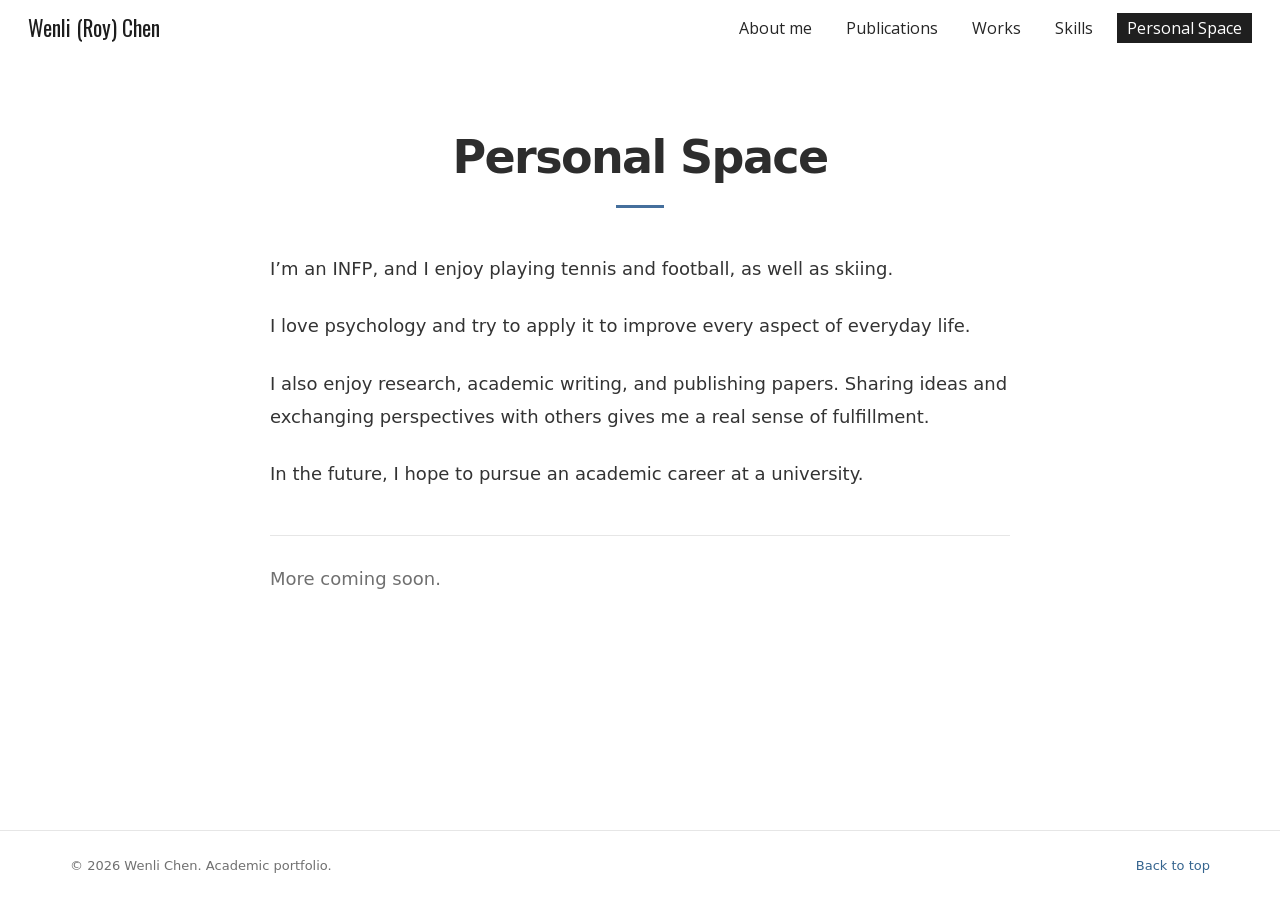
<file: personal-space/index.html>
<!DOCTYPE html><html lang="en"><head><meta charSet="utf-8"/><meta name="viewport" content="width=device-width, initial-scale=1"/><link rel="stylesheet" href="/_next/static/chunks/0q2hc7dkj9d_l.css" data-precedence="next"/><link rel="preload" as="script" fetchPriority="low" href="/_next/static/chunks/0w2aga045jl1g.js"/><script src="/_next/static/chunks/159a0hv_pbomc.js" async=""></script><script src="/_next/static/chunks/0c_u0uom0kk-9.js" async=""></script><script src="/_next/static/chunks/17is7py1qu.mk.js" async=""></script><script src="/_next/static/chunks/turbopack-0-zrnbq9zxs--.js" async=""></script><script src="/_next/static/chunks/12zbrbrxakma2.js" async=""></script><script src="/_next/static/chunks/17f2ht9wo-phb.js" async=""></script><script src="/_next/static/chunks/0n7gz84jmsrn1.js" async=""></script><script src="/_next/static/chunks/0r7qd-gapp3ly.js" async=""></script><title>Personal Space | Wenli (Roy) Chen</title><meta name="description" content="Wenli Chen’s personal space."/><link rel="canonical" href="https://roylovecr7.github.io/personal-space/"/><meta property="og:title" content="Wenli (Roy) Chen | Human Factors &amp; HCI"/><meta property="og:description" content="Researching human–AV interaction, age-friendly HCI, and multimodal human factors."/><meta property="og:site_name" content="Wenli (Roy) Chen Academic Portfolio"/><meta property="og:image" content="https://roylovecr7.github.io/og.png"/><meta property="og:image:width" content="1200"/><meta property="og:image:height" content="630"/><meta property="og:image:alt" content="Wenli Chen — Human Factors, Human–AV Interaction, and Age-Friendly HCI"/><meta property="og:type" content="website"/><meta name="twitter:card" content="summary_large_image"/><meta name="twitter:title" content="Wenli (Roy) Chen | Human Factors &amp; HCI"/><meta name="twitter:description" content="Researching human–AV interaction, age-friendly HCI, and multimodal human factors."/><meta name="twitter:image" content="https://roylovecr7.github.io/og.png"/><script src="/_next/static/chunks/03~yq9q893hmn.js" noModule=""></script></head><body><div hidden=""><!--$--><!--/$--></div><header class="navbar"><div class="nav-inner"><a class="brand" href="/">Wenli (Roy) Chen</a><nav class="desktop-navigation" aria-label="Primary navigation"><a href="/">About me</a><a href="/publications/">Publications</a><a href="/works/">Works</a><a href="/skills/">Skills</a><a class="active" aria-current="page" href="/personal-space/">Personal Space</a></nav><details class="mobile-navigation"><summary>Menu <span aria-hidden="true">☰</span></summary><nav aria-label="Mobile navigation"><a href="/">About me</a><a href="/publications">Publications</a><a href="/works">Works</a><a href="/skills">Skills</a><a href="/personal-space" class="active" aria-current="page">Personal Space</a></nav></details></div></header><main id="top" class="container page-content" aria-label="Personal Space"><h1 class="page-title">Personal Space</h1><div class="title-rule" aria-hidden="true"></div><div class="personal-space-copy"><p>I’m an INFP, and I enjoy playing tennis and football, as well as skiing.</p><p>I love psychology and try to apply it to improve every aspect of everyday life.</p><p>I also enjoy research, academic writing, and publishing papers. Sharing ideas and exchanging perspectives with others gives me a real sense of fulfillment.</p><p>In the future, I hope to pursue an academic career at a university.</p><p class="coming-soon">More coming soon.</p></div></main><footer><div class="container footer-inner"><p>© 2026 Wenli Chen. Academic portfolio.</p><a href="#top">Back to top</a></div></footer><!--$--><!--/$--><script src="/_next/static/chunks/0w2aga045jl1g.js" id="_R_" async=""></script><script>(self.__next_f=self.__next_f||[]).push([0])</script><script>self.__next_f.push([1,"1:\"$Sreact.fragment\"\n2:I[11968,[\"/_next/static/chunks/12zbrbrxakma2.js\",\"/_next/static/chunks/17f2ht9wo-phb.js\",\"/_next/static/chunks/0n7gz84jmsrn1.js\"],\"default\"]\n3:I[87804,[\"/_next/static/chunks/12zbrbrxakma2.js\",\"/_next/static/chunks/17f2ht9wo-phb.js\",\"/_next/static/chunks/0n7gz84jmsrn1.js\"],\"default\"]\n4:I[67295,[\"/_next/static/chunks/12zbrbrxakma2.js\",\"/_next/static/chunks/17f2ht9wo-phb.js\",\"/_next/static/chunks/0n7gz84jmsrn1.js\",\"/_next/static/chunks/0r7qd-gapp3ly.js\"],\"\"]\na:I[21480,[\"/_next/static/chunks/12zbrbrxakma2.js\",\"/_next/static/chunks/17f2ht9wo-phb.js\",\"/_next/static/chunks/0n7gz84jmsrn1.js\"],\"default\",1]\n:HL[\"/_next/static/chunks/0q2hc7dkj9d_l.css\",\"style\"]\n"])</script><script>self.__next_f.push([1,"0:{\"P\":null,\"c\":[\"\",\"personal-space\",\"\"],\"q\":\"\",\"i\":false,\"f\":[[[\"\",{\"children\":[\"personal-space\",{\"children\":[\"__PAGE__\",{}]}]},\"$undefined\",\"$undefined\",16],[[\"$\",\"$1\",\"c\",{\"children\":[[[\"$\",\"link\",\"0\",{\"rel\":\"stylesheet\",\"href\":\"/_next/static/chunks/0q2hc7dkj9d_l.css\",\"precedence\":\"next\",\"crossOrigin\":\"$undefined\",\"nonce\":\"$undefined\"}],[\"$\",\"script\",\"script-0\",{\"src\":\"/_next/static/chunks/12zbrbrxakma2.js\",\"async\":true,\"nonce\":\"$undefined\"}],[\"$\",\"script\",\"script-1\",{\"src\":\"/_next/static/chunks/17f2ht9wo-phb.js\",\"async\":true,\"nonce\":\"$undefined\"}],[\"$\",\"script\",\"script-2\",{\"src\":\"/_next/static/chunks/0n7gz84jmsrn1.js\",\"async\":true,\"nonce\":\"$undefined\"}]],[\"$\",\"html\",null,{\"lang\":\"en\",\"children\":[\"$\",\"body\",null,{\"children\":[\"$\",\"$L2\",null,{\"parallelRouterKey\":\"children\",\"error\":\"$undefined\",\"errorStyles\":\"$undefined\",\"errorScripts\":\"$undefined\",\"template\":[\"$\",\"$L3\",null,{}],\"templateStyles\":\"$undefined\",\"templateScripts\":\"$undefined\",\"notFound\":[[[\"$\",\"title\",null,{\"children\":\"404: This page could not be found.\"}],[\"$\",\"div\",null,{\"style\":{\"fontFamily\":\"system-ui,\\\"Segoe UI\\\",Roboto,Helvetica,Arial,sans-serif,\\\"Apple Color Emoji\\\",\\\"Segoe UI Emoji\\\"\",\"height\":\"100vh\",\"textAlign\":\"center\",\"display\":\"flex\",\"flexDirection\":\"column\",\"alignItems\":\"center\",\"justifyContent\":\"center\"},\"children\":[\"$\",\"div\",null,{\"children\":[[\"$\",\"style\",null,{\"dangerouslySetInnerHTML\":{\"__html\":\"body{color:#000;background:#fff;margin:0}.next-error-h1{border-right:1px solid rgba(0,0,0,.3)}@media (prefers-color-scheme:dark){body{color:#fff;background:#000}.next-error-h1{border-right:1px solid rgba(255,255,255,.3)}}\"}}],[\"$\",\"h1\",null,{\"className\":\"next-error-h1\",\"style\":{\"display\":\"inline-block\",\"margin\":\"0 20px 0 0\",\"padding\":\"0 23px 0 0\",\"fontSize\":24,\"fontWeight\":500,\"verticalAlign\":\"top\",\"lineHeight\":\"49px\"},\"children\":404}],[\"$\",\"div\",null,{\"style\":{\"display\":\"inline-block\"},\"children\":[\"$\",\"h2\",null,{\"style\":{\"fontSize\":14,\"fontWeight\":400,\"lineHeight\":\"49px\",\"margin\":0},\"children\":\"This page could not be found.\"}]}]]}]}]],[]],\"forbidden\":\"$undefined\",\"unauthorized\":\"$undefined\"}]}]}]]}],{\"children\":[[\"$\",\"$1\",\"c\",{\"children\":[null,[\"$\",\"$L2\",null,{\"parallelRouterKey\":\"children\",\"error\":\"$undefined\",\"errorStyles\":\"$undefined\",\"errorScripts\":\"$undefined\",\"template\":[\"$\",\"$L3\",null,{}],\"templateStyles\":\"$undefined\",\"templateScripts\":\"$undefined\",\"notFound\":\"$undefined\",\"forbidden\":\"$undefined\",\"unauthorized\":\"$undefined\"}]]}],{\"children\":[[\"$\",\"$1\",\"c\",{\"children\":[[[\"$\",\"header\",null,{\"className\":\"navbar\",\"children\":[\"$\",\"div\",null,{\"className\":\"nav-inner\",\"children\":[[\"$\",\"$L4\",null,{\"className\":\"brand\",\"href\":\"/\",\"children\":\"Wenli (Roy) Chen\"}],[\"$\",\"nav\",null,{\"className\":\"desktop-navigation\",\"aria-label\":\"Primary navigation\",\"children\":[[\"$\",\"$L4\",\"about\",{\"className\":\"$undefined\",\"href\":\"/\",\"aria-current\":\"$undefined\",\"children\":\"About me\"}],[\"$\",\"$L4\",\"publications\",{\"className\":\"$undefined\",\"href\":\"/publications\",\"aria-current\":\"$undefined\",\"children\":\"Publications\"}],[\"$\",\"a\",\"works\",{\"className\":\"$undefined\",\"href\":\"/works/\",\"aria-current\":\"$undefined\",\"children\":\"Works\"}],[\"$\",\"$L4\",\"skills\",{\"className\":\"$undefined\",\"href\":\"/skills\",\"aria-current\":\"$undefined\",\"children\":\"Skills\"}],[\"$\",\"$L4\",\"personal-space\",{\"className\":\"active\",\"href\":\"/personal-space\",\"aria-current\":\"page\",\"children\":\"Personal Space\"}]]}],[\"$\",\"details\",null,{\"className\":\"mobile-navigation\",\"children\":[[\"$\",\"summary\",null,{\"children\":[\"Menu \",[\"$\",\"span\",null,{\"aria-hidden\":\"true\",\"children\":\"☰\"}]]}],[\"$\",\"nav\",null,{\"aria-label\":\"Mobile navigation\",\"children\":[[\"$\",\"a\",\"about\",{\"href\":\"/\",\"className\":\"$undefined\",\"aria-current\":\"$undefined\",\"children\":\"About me\"}],[\"$\",\"a\",\"publications\",{\"href\":\"/publications\",\"className\":\"$undefined\",\"aria-current\":\"$undefined\",\"children\":\"Publications\"}],[\"$\",\"a\",\"works\",{\"href\":\"/works\",\"className\":\"$undefined\",\"aria-current\":\"$undefined\",\"children\":\"Works\"}],[\"$\",\"a\",\"skills\",{\"href\":\"/skills\",\"className\":\"$undefined\",\"aria-current\":\"$undefined\",\"children\":\"Skills\"}],[\"$\",\"a\",\"personal-space\",{\"href\":\"/personal-space\",\"className\":\"active\",\"aria-current\":\"page\",\"children\":\"Personal Space\"}]]}]]}]]}]}],[\"$\",\"main\",null,{\"id\":\"top\",\"className\":\"container page-content\",\"aria-label\":\"Personal Space\",\"children\":[[\"$\",\"h1\",null,{\"className\":\"page-title\",\"children\":\"Personal Space\"}],[\"$\",\"div\",null,{\"className\":\"title-rule\",\"aria-hidden\":\"true\"}],[\"$\",\"div\",null,{\"className\":\"personal-space-copy\",\"children\":[[\"$\",\"p\",null,{\"children\":\"I’m an INFP, and I enjoy playing tennis and football, as well as skiing.\"}],[\"$\",\"p\",null,{\"children\":\"I love psychology and try to apply it to improve every aspect of everyday life.\"}],[\"$\",\"p\",null,{\"children\":\"I also enjoy research, academic writing, and publishing papers. Sharing ideas and exchanging perspectives with others gives me a real sense of fulfillment.\"}],[\"$\",\"p\",null,{\"children\":\"In the future, I hope to pursue an academic career at a university.\"}],[\"$\",\"p\",null,{\"className\":\"coming-soon\",\"children\":\"More coming soon.\"}]]}]]}],\"$L5\"],[\"$L6\"],\"$L7\"]}],{},null,false,null]},null,false,\"$@8\"]},null,false,null],\"$L9\",false]],\"m\":\"$undefined\",\"G\":[\"$a\",[\"$Lb\"]],\"S\":true,\"h\":null,\"s\":\"$undefined\",\"l\":\"$undefined\",\"p\":\"$undefined\",\"d\":\"$undefined\",\"b\":\"Xvk_cYa4MUz86XwJmt9sM\"}\n"])</script><script>self.__next_f.push([1,"c:I[77916,[\"/_next/static/chunks/12zbrbrxakma2.js\",\"/_next/static/chunks/17f2ht9wo-phb.js\",\"/_next/static/chunks/0n7gz84jmsrn1.js\"],\"OutletBoundary\"]\nd:\"$Sreact.suspense\"\n10:I[77916,[\"/_next/static/chunks/12zbrbrxakma2.js\",\"/_next/static/chunks/17f2ht9wo-phb.js\",\"/_next/static/chunks/0n7gz84jmsrn1.js\"],\"ViewportBoundary\"]\n12:I[77916,[\"/_next/static/chunks/12zbrbrxakma2.js\",\"/_next/static/chunks/17f2ht9wo-phb.js\",\"/_next/static/chunks/0n7gz84jmsrn1.js\"],\"MetadataBoundary\"]\n5:[\"$\",\"footer\",null,{\"children\":[\"$\",\"div\",null,{\"className\":\"container footer-inner\",\"children\":[[\"$\",\"p\",null,{\"children\":\"© 2026 Wenli Chen. Academic portfolio.\"}],[\"$\",\"a\",null,{\"href\":\"#top\",\"children\":\"Back to top\"}]]}]}]\n6:[\"$\",\"script\",\"script-0\",{\"src\":\"/_next/static/chunks/0r7qd-gapp3ly.js\",\"async\":true,\"nonce\":\"$undefined\"}]\n7:[\"$\",\"$Lc\",null,{\"children\":[\"$\",\"$d\",null,{\"name\":\"Next.MetadataOutlet\",\"children\":\"$@e\"}]}]\nf:[]\n8:\"$Wf\"\n9:[\"$\",\"$1\",\"h\",{\"children\":[null,[\"$\",\"$L10\",null,{\"children\":\"$L11\"}],[\"$\",\"div\",null,{\"hidden\":true,\"children\":[\"$\",\"$L12\",null,{\"children\":[\"$\",\"$d\",null,{\"name\":\"Next.Metadata\",\"children\":\"$L13\"}]}]}],null]}]\nb:[\"$\",\"link\",\"0\",{\"rel\":\"stylesheet\",\"href\":\"/_next/static/chunks/0q2hc7dkj9d_l.css\",\"precedence\":\"next\",\"crossOrigin\":\"$undefined\",\"nonce\":\"$undefined\"}]\n"])</script><script>self.__next_f.push([1,"11:[[\"$\",\"meta\",\"0\",{\"charSet\":\"utf-8\"}],[\"$\",\"meta\",\"1\",{\"name\":\"viewport\",\"content\":\"width=device-width, initial-scale=1\"}]]\n"])</script><script>self.__next_f.push([1,"e:null\n"])</script><script>self.__next_f.push([1,"13:[[\"$\",\"title\",\"0\",{\"children\":\"Personal Space | Wenli (Roy) Chen\"}],[\"$\",\"meta\",\"1\",{\"name\":\"description\",\"content\":\"Wenli Chen’s personal space.\"}],[\"$\",\"link\",\"2\",{\"rel\":\"canonical\",\"href\":\"https://roylovecr7.github.io/personal-space/\"}],[\"$\",\"meta\",\"3\",{\"property\":\"og:title\",\"content\":\"Wenli (Roy) Chen | Human Factors \u0026 HCI\"}],[\"$\",\"meta\",\"4\",{\"property\":\"og:description\",\"content\":\"Researching human–AV interaction, age-friendly HCI, and multimodal human factors.\"}],[\"$\",\"meta\",\"5\",{\"property\":\"og:site_name\",\"content\":\"Wenli (Roy) Chen Academic Portfolio\"}],[\"$\",\"meta\",\"6\",{\"property\":\"og:image\",\"content\":\"https://roylovecr7.github.io/og.png\"}],[\"$\",\"meta\",\"7\",{\"property\":\"og:image:width\",\"content\":\"1200\"}],[\"$\",\"meta\",\"8\",{\"property\":\"og:image:height\",\"content\":\"630\"}],[\"$\",\"meta\",\"9\",{\"property\":\"og:image:alt\",\"content\":\"Wenli Chen — Human Factors, Human–AV Interaction, and Age-Friendly HCI\"}],[\"$\",\"meta\",\"10\",{\"property\":\"og:type\",\"content\":\"website\"}],[\"$\",\"meta\",\"11\",{\"name\":\"twitter:card\",\"content\":\"summary_large_image\"}],[\"$\",\"meta\",\"12\",{\"name\":\"twitter:title\",\"content\":\"Wenli (Roy) Chen | Human Factors \u0026 HCI\"}],[\"$\",\"meta\",\"13\",{\"name\":\"twitter:description\",\"content\":\"Researching human–AV interaction, age-friendly HCI, and multimodal human factors.\"}],[\"$\",\"meta\",\"14\",{\"name\":\"twitter:image\",\"content\":\"https://roylovecr7.github.io/og.png\"}]]\n"])</script></body></html>
</file>
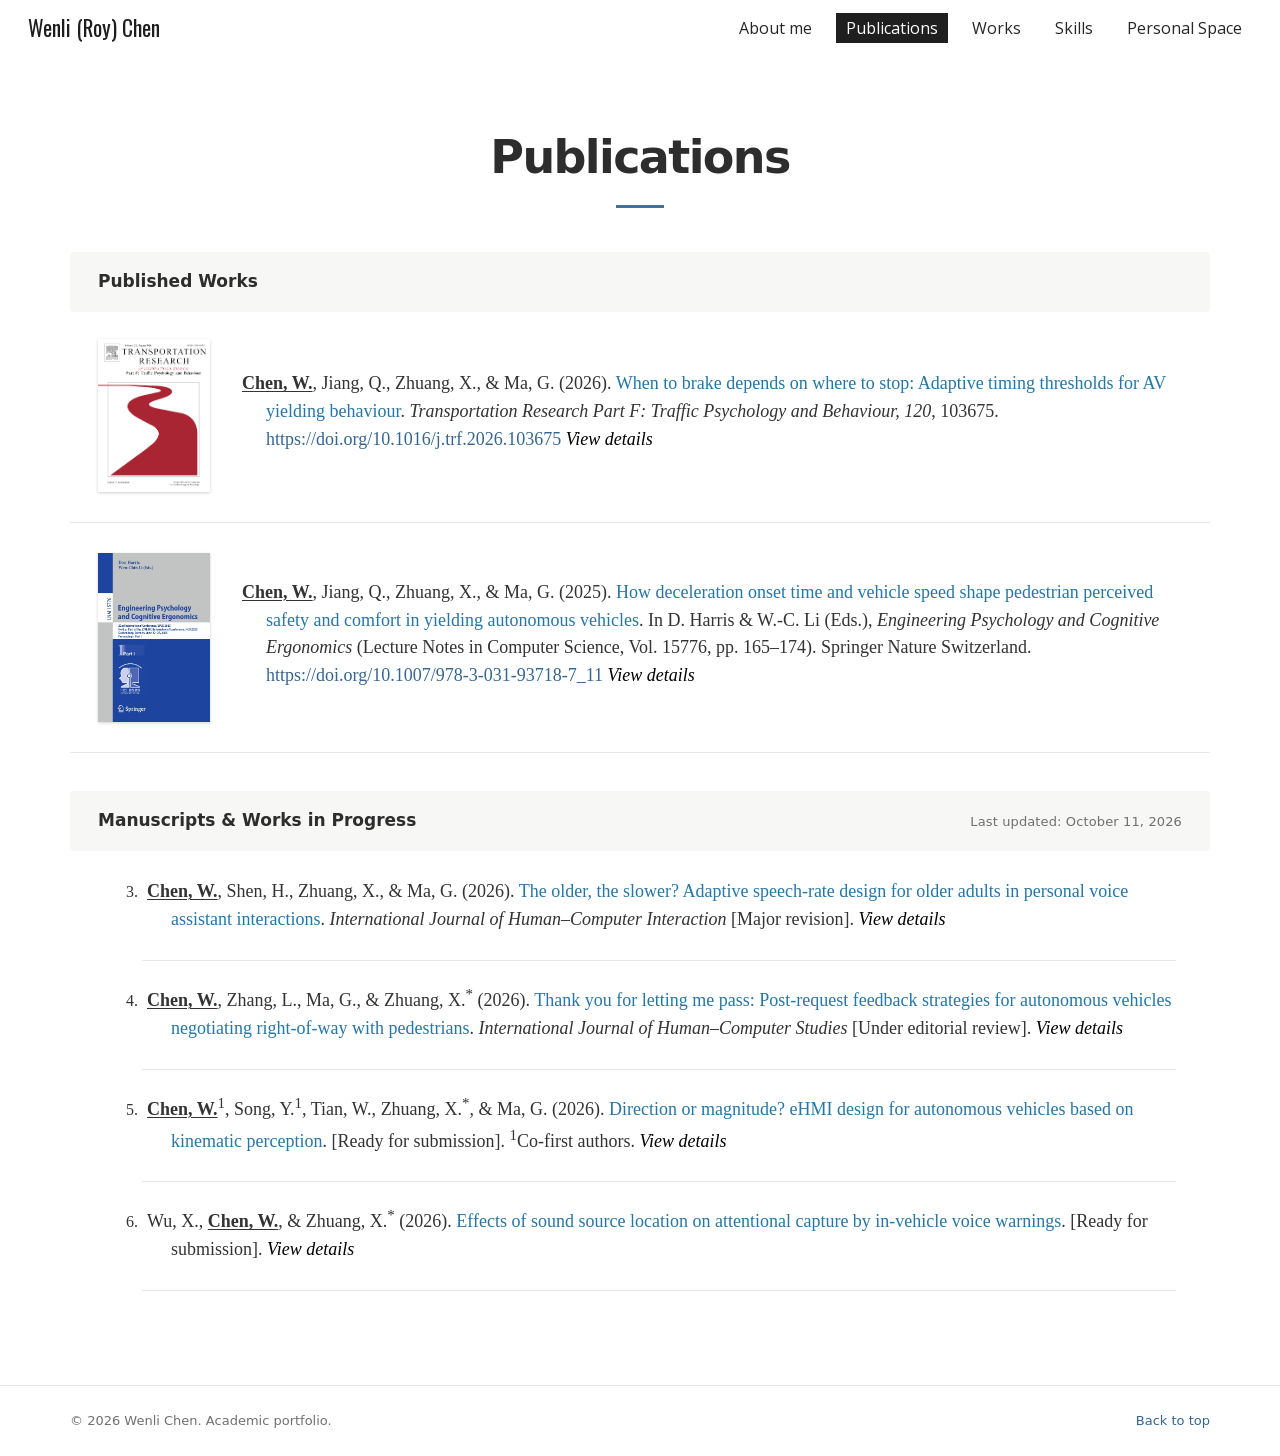
<file: publications/index.html>
<!DOCTYPE html><html lang="en"><head><meta charSet="utf-8"/><meta name="viewport" content="width=device-width, initial-scale=1"/><link rel="preload" href="/covers/transportation-research-part-f.jpg" as="image"/><link rel="preload" href="/covers/hcii-2025-lncs-15776.jpg" as="image"/><link rel="stylesheet" href="/_next/static/chunks/0q2hc7dkj9d_l.css" data-precedence="next"/><link rel="preload" as="script" fetchPriority="low" href="/_next/static/chunks/0w2aga045jl1g.js"/><script src="/_next/static/chunks/159a0hv_pbomc.js" async=""></script><script src="/_next/static/chunks/0c_u0uom0kk-9.js" async=""></script><script src="/_next/static/chunks/17is7py1qu.mk.js" async=""></script><script src="/_next/static/chunks/turbopack-0-zrnbq9zxs--.js" async=""></script><script src="/_next/static/chunks/12zbrbrxakma2.js" async=""></script><script src="/_next/static/chunks/17f2ht9wo-phb.js" async=""></script><script src="/_next/static/chunks/0n7gz84jmsrn1.js" async=""></script><script src="/_next/static/chunks/0r7qd-gapp3ly.js" async=""></script><title>Publications | Wenli (Roy) Chen</title><meta name="description" content="Selected publications and manuscripts by Wenli Chen."/><link rel="canonical" href="https://roylovecr7.github.io/publications/"/><meta property="og:title" content="Wenli (Roy) Chen | Human Factors &amp; HCI"/><meta property="og:description" content="Researching human–AV interaction, age-friendly HCI, and multimodal human factors."/><meta property="og:site_name" content="Wenli (Roy) Chen Academic Portfolio"/><meta property="og:image" content="https://roylovecr7.github.io/og.png"/><meta property="og:image:width" content="1200"/><meta property="og:image:height" content="630"/><meta property="og:image:alt" content="Wenli Chen — Human Factors, Human–AV Interaction, and Age-Friendly HCI"/><meta property="og:type" content="website"/><meta name="twitter:card" content="summary_large_image"/><meta name="twitter:title" content="Wenli (Roy) Chen | Human Factors &amp; HCI"/><meta name="twitter:description" content="Researching human–AV interaction, age-friendly HCI, and multimodal human factors."/><meta name="twitter:image" content="https://roylovecr7.github.io/og.png"/><script src="/_next/static/chunks/03~yq9q893hmn.js" noModule=""></script></head><body><div hidden=""><!--$--><!--/$--></div><header class="navbar"><div class="nav-inner"><a class="brand" href="/">Wenli (Roy) Chen</a><nav class="desktop-navigation" aria-label="Primary navigation"><a href="/">About me</a><a class="active" aria-current="page" href="/publications/">Publications</a><a href="/works/">Works</a><a href="/skills/">Skills</a><a href="/personal-space/">Personal Space</a></nav><details class="mobile-navigation"><summary>Menu <span aria-hidden="true">☰</span></summary><nav aria-label="Mobile navigation"><a href="/">About me</a><a href="/publications" class="active" aria-current="page">Publications</a><a href="/works">Works</a><a href="/skills">Skills</a><a href="/personal-space">Personal Space</a></nav></details></div></header><main id="top" class="container page-content"><section><h1 class="page-title">Publications</h1><div class="title-rule" aria-hidden="true"></div><h2 class="section-heading">Published Works</h2><div><article class="publication-row"><div class="publication-media"><a class="publication-cover-link" href="https://doi.org/10.1016/j.trf.2026.103675" target="_blank" rel="noreferrer" aria-label="Open When to brake depends on where to stop: Adaptive timing thresholds for AV yielding behaviour"><img class="publication-cover" src="/covers/transportation-research-part-f.jpg" alt="Transportation Research Part F journal cover"/></a></div><div class="publication-copy"><p class="apa-citation"><strong class="apa-self-author">Chen, W.</strong>, Jiang, Q., Zhuang, X., &amp; Ma, G.<!-- --> (<!-- -->2026<!-- -->).<!-- --> <span class="apa-title">When to brake depends on where to stop: Adaptive timing thresholds for AV yielding behaviour</span>. <em>Transportation Research Part F: Traffic Psychology and Behaviour<!-- -->, <!-- -->120</em>, <!-- -->103675<!-- -->.<!-- --> <a class="apa-doi" href="https://doi.org/10.1016/j.trf.2026.103675" target="_blank" rel="noreferrer">https://doi.org/10.1016/j.trf.2026.103675</a> <a class="publication-project-link" href="/works/#av-yielding-behavior" aria-label="View details: When to brake depends on where to stop: Adaptive timing thresholds for AV yielding behaviour">View details</a></p></div></article><article class="publication-row"><div class="publication-media"><a class="publication-cover-link" href="https://doi.org/10.1007/978-3-031-93718-7_11" target="_blank" rel="noreferrer" aria-label="Open How deceleration onset time and vehicle speed shape pedestrian perceived safety and comfort in yielding autonomous vehicles"><img class="publication-cover" src="/covers/hcii-2025-lncs-15776.jpg" alt="Engineering Psychology and Cognitive Ergonomics, HCII 2025 proceedings cover"/></a></div><div class="publication-copy"><p class="apa-citation"><strong class="apa-self-author">Chen, W.</strong>, Jiang, Q., Zhuang, X., &amp; Ma, G.<!-- --> (<!-- -->2025<!-- -->).<!-- --> <span class="apa-title">How deceleration onset time and vehicle speed shape pedestrian perceived safety and comfort in yielding autonomous vehicles</span>. In <!-- -->D. Harris &amp; W.-C. Li<!-- --> (Eds.), <em>Engineering Psychology and Cognitive Ergonomics</em> (<!-- -->Lecture Notes in Computer Science<!-- -->, Vol. <!-- -->15776<!-- -->, pp. <!-- -->165–174<!-- -->). <!-- -->Springer Nature Switzerland<!-- -->.<!-- --> <a class="apa-doi" href="https://doi.org/10.1007/978-3-031-93718-7_11" target="_blank" rel="noreferrer">https://doi.org/10.1007/978-3-031-93718-7_11</a> <a class="publication-project-link" href="/works/#av-yielding-behavior" aria-label="View details: How deceleration onset time and vehicle speed shape pedestrian perceived safety and comfort in yielding autonomous vehicles">View details</a></p></div></article></div><h2 class="section-heading manuscript-heading manuscript-section-heading"><span>Manuscripts &amp; Works in Progress</span><time dateTime="2026-10-11">Last updated: October 11, 2026</time></h2><ol class="manuscript-list" start="3"><li class="manuscript-row"><p class="apa-citation"><strong class="apa-self-author">Chen, W.</strong>, Shen, H., Zhuang, X., &amp; Ma, G.<!-- --> (<!-- -->2026<!-- -->).<!-- --> <span class="apa-title">The older, the slower? Adaptive speech-rate design for older adults in personal voice assistant interactions</span>.<!-- --> <em>International Journal of Human–Computer Interaction</em> [<!-- -->Major revision<!-- -->].<!-- --> <a class="publication-project-link" href="/works/#adaptive-voice-interfaces" aria-label="View details: The older, the slower? Adaptive speech-rate design for older adults in personal voice assistant interactions">View details</a></p></li><li class="manuscript-row"><p class="apa-citation"><strong class="apa-self-author">Chen, W.</strong>, Zhang, L., Ma, G., &amp; <!-- -->Zhuang, X.<sup>*</sup> (<!-- -->2026<!-- -->).<!-- --> <span class="apa-title">Thank you for letting me pass: Post-request feedback strategies for autonomous vehicles negotiating right-of-way with pedestrians</span>.<!-- --> <em>International Journal of Human–Computer Studies</em> [<!-- -->Under editorial review<!-- -->].<!-- --> <a class="publication-project-link" href="/works/#social-av-interaction" aria-label="View details: Thank you for letting me pass: Post-request feedback strategies for autonomous vehicles negotiating right-of-way with pedestrians">View details</a></p></li><li class="manuscript-row"><p class="apa-citation"><strong class="apa-self-author">Chen, W.</strong><sup>1</sup>, <!-- -->Song, Y.<sup>1</sup>, Tian, W., <!-- -->Zhuang, X.<sup>*</sup>, &amp; Ma, G.<!-- --> (<!-- -->2026<!-- -->).<!-- --> <span class="apa-title">Direction or magnitude? eHMI design for autonomous vehicles based on kinematic perception</span>.<!-- --> [<!-- -->Ready for submission<!-- -->].<!-- --> <sup>1</sup>Co-first authors.<!-- --> <a class="publication-project-link" href="/works/#kinematic-ehmi" aria-label="View details: Direction or magnitude? eHMI design for autonomous vehicles based on kinematic perception">View details</a></p></li><li class="manuscript-row"><p class="apa-citation">Wu, X., <strong class="apa-self-author">Chen, W.</strong>, &amp; <!-- -->Zhuang, X.<sup>*</sup> (<!-- -->2026<!-- -->).<!-- --> <span class="apa-title">Effects of sound source location on attentional capture by in-vehicle voice warnings</span>.<!-- --> [<!-- -->Ready for submission<!-- -->].<!-- --> <a class="publication-project-link" href="/works/#auditory-hmi" aria-label="View details: Effects of sound source location on attentional capture by in-vehicle voice warnings">View details</a></p></li></ol></section></main><footer><div class="container footer-inner"><p>© 2026 Wenli Chen. Academic portfolio.</p><a href="#top">Back to top</a></div></footer><!--$--><!--/$--><script src="/_next/static/chunks/0w2aga045jl1g.js" id="_R_" async=""></script><script>(self.__next_f=self.__next_f||[]).push([0])</script><script>self.__next_f.push([1,"1:\"$Sreact.fragment\"\n2:I[11968,[\"/_next/static/chunks/12zbrbrxakma2.js\",\"/_next/static/chunks/17f2ht9wo-phb.js\",\"/_next/static/chunks/0n7gz84jmsrn1.js\"],\"default\"]\n3:I[87804,[\"/_next/static/chunks/12zbrbrxakma2.js\",\"/_next/static/chunks/17f2ht9wo-phb.js\",\"/_next/static/chunks/0n7gz84jmsrn1.js\"],\"default\"]\n4:I[67295,[\"/_next/static/chunks/12zbrbrxakma2.js\",\"/_next/static/chunks/17f2ht9wo-phb.js\",\"/_next/static/chunks/0n7gz84jmsrn1.js\",\"/_next/static/chunks/0r7qd-gapp3ly.js\"],\"\"]\ne:I[21480,[\"/_next/static/chunks/12zbrbrxakma2.js\",\"/_next/static/chunks/17f2ht9wo-phb.js\",\"/_next/static/chunks/0n7gz84jmsrn1.js\"],\"default\",1]\n:HL[\"/_next/static/chunks/0q2hc7dkj9d_l.css\",\"style\"]\n:HL[\"/covers/transportation-research-part-f.jpg\",\"image\"]\n"])</script><script>self.__next_f.push([1,"0:{\"P\":null,\"c\":[\"\",\"publications\",\"\"],\"q\":\"\",\"i\":false,\"f\":[[[\"\",{\"children\":[\"publications\",{\"children\":[\"__PAGE__\",{}]}]},\"$undefined\",\"$undefined\",16],[[\"$\",\"$1\",\"c\",{\"children\":[[[\"$\",\"link\",\"0\",{\"rel\":\"stylesheet\",\"href\":\"/_next/static/chunks/0q2hc7dkj9d_l.css\",\"precedence\":\"next\",\"crossOrigin\":\"$undefined\",\"nonce\":\"$undefined\"}],[\"$\",\"script\",\"script-0\",{\"src\":\"/_next/static/chunks/12zbrbrxakma2.js\",\"async\":true,\"nonce\":\"$undefined\"}],[\"$\",\"script\",\"script-1\",{\"src\":\"/_next/static/chunks/17f2ht9wo-phb.js\",\"async\":true,\"nonce\":\"$undefined\"}],[\"$\",\"script\",\"script-2\",{\"src\":\"/_next/static/chunks/0n7gz84jmsrn1.js\",\"async\":true,\"nonce\":\"$undefined\"}]],[\"$\",\"html\",null,{\"lang\":\"en\",\"children\":[\"$\",\"body\",null,{\"children\":[\"$\",\"$L2\",null,{\"parallelRouterKey\":\"children\",\"error\":\"$undefined\",\"errorStyles\":\"$undefined\",\"errorScripts\":\"$undefined\",\"template\":[\"$\",\"$L3\",null,{}],\"templateStyles\":\"$undefined\",\"templateScripts\":\"$undefined\",\"notFound\":[[[\"$\",\"title\",null,{\"children\":\"404: This page could not be found.\"}],[\"$\",\"div\",null,{\"style\":{\"fontFamily\":\"system-ui,\\\"Segoe UI\\\",Roboto,Helvetica,Arial,sans-serif,\\\"Apple Color Emoji\\\",\\\"Segoe UI Emoji\\\"\",\"height\":\"100vh\",\"textAlign\":\"center\",\"display\":\"flex\",\"flexDirection\":\"column\",\"alignItems\":\"center\",\"justifyContent\":\"center\"},\"children\":[\"$\",\"div\",null,{\"children\":[[\"$\",\"style\",null,{\"dangerouslySetInnerHTML\":{\"__html\":\"body{color:#000;background:#fff;margin:0}.next-error-h1{border-right:1px solid rgba(0,0,0,.3)}@media (prefers-color-scheme:dark){body{color:#fff;background:#000}.next-error-h1{border-right:1px solid rgba(255,255,255,.3)}}\"}}],[\"$\",\"h1\",null,{\"className\":\"next-error-h1\",\"style\":{\"display\":\"inline-block\",\"margin\":\"0 20px 0 0\",\"padding\":\"0 23px 0 0\",\"fontSize\":24,\"fontWeight\":500,\"verticalAlign\":\"top\",\"lineHeight\":\"49px\"},\"children\":404}],[\"$\",\"div\",null,{\"style\":{\"display\":\"inline-block\"},\"children\":[\"$\",\"h2\",null,{\"style\":{\"fontSize\":14,\"fontWeight\":400,\"lineHeight\":\"49px\",\"margin\":0},\"children\":\"This page could not be found.\"}]}]]}]}]],[]],\"forbidden\":\"$undefined\",\"unauthorized\":\"$undefined\"}]}]}]]}],{\"children\":[[\"$\",\"$1\",\"c\",{\"children\":[null,[\"$\",\"$L2\",null,{\"parallelRouterKey\":\"children\",\"error\":\"$undefined\",\"errorStyles\":\"$undefined\",\"errorScripts\":\"$undefined\",\"template\":[\"$\",\"$L3\",null,{}],\"templateStyles\":\"$undefined\",\"templateScripts\":\"$undefined\",\"notFound\":\"$undefined\",\"forbidden\":\"$undefined\",\"unauthorized\":\"$undefined\"}]]}],{\"children\":[[\"$\",\"$1\",\"c\",{\"children\":[[[\"$\",\"header\",null,{\"className\":\"navbar\",\"children\":[\"$\",\"div\",null,{\"className\":\"nav-inner\",\"children\":[[\"$\",\"$L4\",null,{\"className\":\"brand\",\"href\":\"/\",\"children\":\"Wenli (Roy) Chen\"}],[\"$\",\"nav\",null,{\"className\":\"desktop-navigation\",\"aria-label\":\"Primary navigation\",\"children\":[[\"$\",\"$L4\",\"about\",{\"className\":\"$undefined\",\"href\":\"/\",\"aria-current\":\"$undefined\",\"children\":\"About me\"}],[\"$\",\"$L4\",\"publications\",{\"className\":\"active\",\"href\":\"/publications\",\"aria-current\":\"page\",\"children\":\"Publications\"}],[\"$\",\"a\",\"works\",{\"className\":\"$undefined\",\"href\":\"/works/\",\"aria-current\":\"$undefined\",\"children\":\"Works\"}],[\"$\",\"$L4\",\"skills\",{\"className\":\"$undefined\",\"href\":\"/skills\",\"aria-current\":\"$undefined\",\"children\":\"Skills\"}],[\"$\",\"$L4\",\"personal-space\",{\"className\":\"$undefined\",\"href\":\"/personal-space\",\"aria-current\":\"$undefined\",\"children\":\"Personal Space\"}]]}],[\"$\",\"details\",null,{\"className\":\"mobile-navigation\",\"children\":[[\"$\",\"summary\",null,{\"children\":[\"Menu \",[\"$\",\"span\",null,{\"aria-hidden\":\"true\",\"children\":\"☰\"}]]}],[\"$\",\"nav\",null,{\"aria-label\":\"Mobile navigation\",\"children\":[[\"$\",\"a\",\"about\",{\"href\":\"/\",\"className\":\"$undefined\",\"aria-current\":\"$undefined\",\"children\":\"About me\"}],[\"$\",\"a\",\"publications\",{\"href\":\"/publications\",\"className\":\"active\",\"aria-current\":\"page\",\"children\":\"Publications\"}],[\"$\",\"a\",\"works\",{\"href\":\"/works\",\"className\":\"$undefined\",\"aria-current\":\"$undefined\",\"children\":\"Works\"}],[\"$\",\"a\",\"skills\",{\"href\":\"/skills\",\"className\":\"$undefined\",\"aria-current\":\"$undefined\",\"children\":\"Skills\"}],[\"$\",\"a\",\"personal-space\",{\"href\":\"/personal-space\",\"className\":\"$undefined\",\"aria-current\":\"$undefined\",\"children\":\"Personal Space\"}]]}]]}]]}]}],[\"$\",\"main\",null,{\"id\":\"top\",\"className\":\"container page-content\",\"children\":[\"$\",\"section\",null,{\"children\":[[\"$\",\"h1\",null,{\"className\":\"page-title\",\"children\":\"Publications\"}],[\"$\",\"div\",null,{\"className\":\"title-rule\",\"aria-hidden\":\"true\"}],[\"$\",\"h2\",null,{\"className\":\"section-heading\",\"children\":\"Published Works\"}],[\"$\",\"div\",null,{\"children\":[[\"$\",\"article\",\"When to brake depends on where to stop: Adaptive timing thresholds for AV yielding behaviour\",{\"className\":\"publication-row\",\"children\":[[\"$\",\"div\",null,{\"className\":\"publication-media\",\"children\":[\"$\",\"a\",null,{\"className\":\"publication-cover-link\",\"href\":\"https://doi.org/10.1016/j.trf.2026.103675\",\"target\":\"_blank\",\"rel\":\"noreferrer\",\"aria-label\":\"Open When to brake depends on where to stop: Adaptive timing thresholds for AV yielding behaviour\",\"children\":[\"$\",\"img\",null,{\"className\":\"publication-cover\",\"src\":\"/covers/transportation-research-part-f.jpg\",\"alt\":\"Transportation Research Part F journal cover\"}]}]}],\"$L5\"]}],\"$L6\"]}],\"$L7\",\"$L8\"]}]}],\"$L9\"],[\"$La\"],\"$Lb\"]}],{},null,false,null]},null,false,\"$@c\"]},null,false,null],\"$Ld\",false]],\"m\":\"$undefined\",\"G\":[\"$e\",[\"$Lf\"]],\"S\":true,\"h\":null,\"s\":\"$undefined\",\"l\":\"$undefined\",\"p\":\"$undefined\",\"d\":\"$undefined\",\"b\":\"Xvk_cYa4MUz86XwJmt9sM\"}\n"])</script><script>self.__next_f.push([1,"10:I[77916,[\"/_next/static/chunks/12zbrbrxakma2.js\",\"/_next/static/chunks/17f2ht9wo-phb.js\",\"/_next/static/chunks/0n7gz84jmsrn1.js\"],\"OutletBoundary\"]\n11:\"$Sreact.suspense\"\n14:I[77916,[\"/_next/static/chunks/12zbrbrxakma2.js\",\"/_next/static/chunks/17f2ht9wo-phb.js\",\"/_next/static/chunks/0n7gz84jmsrn1.js\"],\"ViewportBoundary\"]\n16:I[77916,[\"/_next/static/chunks/12zbrbrxakma2.js\",\"/_next/static/chunks/17f2ht9wo-phb.js\",\"/_next/static/chunks/0n7gz84jmsrn1.js\"],\"MetadataBoundary\"]\n:HL[\"/covers/hcii-2025-lncs-15776.jpg\",\"image\"]\n5:[\"$\",\"div\",null,{\"className\":\"publication-copy\",\"children\":[\"$\",\"p\",null,{\"className\":\"apa-citation\",\"children\":[[[\"$\",\"$1\",\"0\",{\"children\":[\"\",false,false]}],[\"$\",\"$1\",\"1\",{\"children\":[[\"$\",\"strong\",null,{\"className\":\"apa-self-author\",\"children\":\"Chen, W.\"}],false,false]}],[\"$\",\"$1\",\"2\",{\"children\":[\", Jiang, Q., Zhuang, X., \u0026 Ma, G.\",false,false]}]],\" (\",\"2026\",\").\",\" \",[[\"$\",\"span\",null,{\"className\":\"apa-title\",\"children\":\"When to brake depends on where to stop: Adaptive timing thresholds for AV yielding behaviour\"}],\". \",[\"$\",\"em\",null,{\"children\":[\"Transportation Research Part F: Traffic Psychology and Behaviour\",\", \",\"120\"]}],\", \",\"103675\",\".\",\" \"],false,false,[\"$\",\"a\",null,{\"className\":\"apa-doi\",\"href\":\"https://doi.org/10.1016/j.trf.2026.103675\",\"target\":\"_blank\",\"rel\":\"noreferrer\",\"children\":\"https://doi.org/10.1016/j.trf.2026.103675\"}],false,[\" \",[\"$\",\"a\",null,{\"className\":\"publication-project-link\",\"href\":\"/works/#av-yielding-behavior\",\"aria-label\":\"View details: When to brake depends on where to stop: Adaptive timing thresholds for AV yielding behaviour\",\"children\":\"View details\"}]]]}]}]\n"])</script><script>self.__next_f.push([1,"6:[\"$\",\"article\",\"How deceleration onset time and vehicle speed shape pedestrian perceived safety and comfort in yielding autonomous vehicles\",{\"className\":\"publication-row\",\"children\":[[\"$\",\"div\",null,{\"className\":\"publication-media\",\"children\":[\"$\",\"a\",null,{\"className\":\"publication-cover-link\",\"href\":\"https://doi.org/10.1007/978-3-031-93718-7_11\",\"target\":\"_blank\",\"rel\":\"noreferrer\",\"aria-label\":\"Open How deceleration onset time and vehicle speed shape pedestrian perceived safety and comfort in yielding autonomous vehicles\",\"children\":[\"$\",\"img\",null,{\"className\":\"publication-cover\",\"src\":\"/covers/hcii-2025-lncs-15776.jpg\",\"alt\":\"Engineering Psychology and Cognitive Ergonomics, HCII 2025 proceedings cover\"}]}]}],[\"$\",\"div\",null,{\"className\":\"publication-copy\",\"children\":[\"$\",\"p\",null,{\"className\":\"apa-citation\",\"children\":[[[\"$\",\"$1\",\"0\",{\"children\":[\"\",false,false]}],[\"$\",\"$1\",\"1\",{\"children\":[[\"$\",\"strong\",null,{\"className\":\"apa-self-author\",\"children\":\"Chen, W.\"}],false,false]}],[\"$\",\"$1\",\"2\",{\"children\":[\", Jiang, Q., Zhuang, X., \u0026 Ma, G.\",false,false]}]],\" (\",\"2025\",\").\",\" \",false,[[\"$\",\"span\",null,{\"className\":\"apa-title\",\"children\":\"How deceleration onset time and vehicle speed shape pedestrian perceived safety and comfort in yielding autonomous vehicles\"}],\". In \",\"D. Harris \u0026 W.-C. Li\",\" (Eds.), \",[\"$\",\"em\",null,{\"children\":\"Engineering Psychology and Cognitive Ergonomics\"}],\" (\",\"Lecture Notes in Computer Science\",\", Vol. \",\"15776\",\", pp. \",\"165–174\",\"). \",\"Springer Nature Switzerland\",\".\",\" \"],false,[\"$\",\"a\",null,{\"className\":\"apa-doi\",\"href\":\"https://doi.org/10.1007/978-3-031-93718-7_11\",\"target\":\"_blank\",\"rel\":\"noreferrer\",\"children\":\"https://doi.org/10.1007/978-3-031-93718-7_11\"}],false,[\" \",[\"$\",\"a\",null,{\"className\":\"publication-project-link\",\"href\":\"/works/#av-yielding-behavior\",\"aria-label\":\"View details: How deceleration onset time and vehicle speed shape pedestrian perceived safety and comfort in yielding autonomous vehicles\",\"children\":\"View details\"}]]]}]}]]}]\n"])</script><script>self.__next_f.push([1,"7:[\"$\",\"h2\",null,{\"className\":\"section-heading manuscript-heading manuscript-section-heading\",\"children\":[[\"$\",\"span\",null,{\"children\":\"Manuscripts \u0026 Works in Progress\"}],[\"$\",\"time\",null,{\"dateTime\":\"2026-10-11\",\"children\":\"Last updated: October 11, 2026\"}]]}]\n"])</script><script>self.__next_f.push([1,"8:[\"$\",\"ol\",null,{\"className\":\"manuscript-list\",\"start\":3,\"children\":[[\"$\",\"li\",\"The older, the slower? Adaptive speech-rate design for older adults in personal voice assistant interactions\",{\"className\":\"manuscript-row\",\"children\":[\"$\",\"p\",null,{\"className\":\"apa-citation\",\"children\":[[[\"$\",\"$1\",\"0\",{\"children\":[\"\",false,false]}],[\"$\",\"$1\",\"1\",{\"children\":[[\"$\",\"strong\",null,{\"className\":\"apa-self-author\",\"children\":\"Chen, W.\"}],false,false]}],[\"$\",\"$1\",\"2\",{\"children\":[\", Shen, H., Zhuang, X., \u0026 Ma, G.\",false,false]}]],\" (\",\"2026\",\").\",\" \",false,false,[[\"$\",\"span\",null,{\"className\":\"apa-title\",\"children\":\"The older, the slower? Adaptive speech-rate design for older adults in personal voice assistant interactions\"}],\".\",[\" \",[\"$\",\"em\",null,{\"children\":\"International Journal of Human–Computer Interaction\"}]],[\" [\",\"Major revision\",\"].\"]],\"$undefined\",false,[\" \",[\"$\",\"a\",null,{\"className\":\"publication-project-link\",\"href\":\"/works/#adaptive-voice-interfaces\",\"aria-label\":\"View details: The older, the slower? Adaptive speech-rate design for older adults in personal voice assistant interactions\",\"children\":\"View details\"}]]]}]}],[\"$\",\"li\",\"Thank you for letting me pass: Post-request feedback strategies for autonomous vehicles negotiating right-of-way with pedestrians\",{\"className\":\"manuscript-row\",\"children\":[\"$\",\"p\",null,{\"className\":\"apa-citation\",\"children\":[[[\"$\",\"$1\",\"0\",{\"children\":[\"\",false,false]}],[\"$\",\"$1\",\"1\",{\"children\":[[\"$\",\"strong\",null,{\"className\":\"apa-self-author\",\"children\":\"Chen, W.\"}],false,false]}],[\"$\",\"$1\",\"2\",{\"children\":[\", Zhang, L., Ma, G., \u0026 \",false,false]}],[\"$\",\"$1\",\"3\",{\"children\":[\"Zhuang, X.\",false,[\"$\",\"sup\",null,{\"children\":\"*\"}]]}],[\"$\",\"$1\",\"4\",{\"children\":[\"\",false,false]}]],\" (\",\"2026\",\").\",\" \",false,false,[[\"$\",\"span\",null,{\"className\":\"apa-title\",\"children\":\"Thank you for letting me pass: Post-request feedback strategies for autonomous vehicles negotiating right-of-way with pedestrians\"}],\".\",[\" \",[\"$\",\"em\",null,{\"children\":\"International Journal of Human–Computer Studies\"}]],[\" [\",\"Under editorial review\",\"].\"]],\"$undefined\",false,[\" \",[\"$\",\"a\",null,{\"className\":\"publication-project-link\",\"href\":\"/works/#social-av-interaction\",\"aria-label\":\"View details: Thank you for letting me pass: Post-request feedback strategies for autonomous vehicles negotiating right-of-way with pedestrians\",\"children\":\"View details\"}]]]}]}],[\"$\",\"li\",\"Direction or magnitude? eHMI design for autonomous vehicles based on kinematic perception\",{\"className\":\"manuscript-row\",\"children\":[\"$\",\"p\",null,{\"className\":\"apa-citation\",\"children\":[[[\"$\",\"$1\",\"0\",{\"children\":[\"\",false,false]}],[\"$\",\"$1\",\"1\",{\"children\":[[\"$\",\"strong\",null,{\"className\":\"apa-self-author\",\"children\":\"Chen, W.\"}],[\"$\",\"sup\",null,{\"children\":\"1\"}],false]}],[\"$\",\"$1\",\"2\",{\"children\":[\", \",false,false]}],[\"$\",\"$1\",\"3\",{\"children\":[\"Song, Y.\",[\"$\",\"sup\",null,{\"children\":\"1\"}],false]}],[\"$\",\"$1\",\"4\",{\"children\":[\", Tian, W., \",false,false]}],[\"$\",\"$1\",\"5\",{\"children\":[\"Zhuang, X.\",false,[\"$\",\"sup\",null,{\"children\":\"*\"}]]}],[\"$\",\"$1\",\"6\",{\"children\":[\", \u0026 Ma, G.\",false,false]}]],\" (\",\"2026\",\").\",\" \",false,false,[[\"$\",\"span\",null,{\"className\":\"apa-title\",\"children\":\"Direction or magnitude? eHMI design for autonomous vehicles based on kinematic perception\"}],\".\",\"\",[\" [\",\"Ready for submission\",\"].\"]],\"$undefined\",[\" \",[\"$\",\"sup\",null,{\"children\":\"1\"}],\"Co-first authors.\"],[\" \",[\"$\",\"a\",null,{\"className\":\"publication-project-link\",\"href\":\"/works/#kinematic-ehmi\",\"aria-label\":\"View details: Direction or magnitude? eHMI design for autonomous vehicles based on kinematic perception\",\"children\":\"View details\"}]]]}]}],[\"$\",\"li\",\"Effects of sound source location on attentional capture by in-vehicle voice warnings\",{\"className\":\"manuscript-row\",\"children\":[\"$\",\"p\",null,{\"className\":\"apa-citation\",\"children\":[[[\"$\",\"$1\",\"0\",{\"children\":[\"Wu, X., \",false,false]}],[\"$\",\"$1\",\"1\",{\"children\":[[\"$\",\"strong\",null,{\"className\":\"apa-self-author\",\"children\":\"Chen, W.\"}],false,false]}],[\"$\",\"$1\",\"2\",{\"children\":[\", \u0026 \",false,false]}],[\"$\",\"$1\",\"3\",{\"children\":[\"Zhuang, X.\",false,[\"$\",\"sup\",null,{\"children\":\"*\"}]]}],[\"$\",\"$1\",\"4\",{\"children\":[\"\",false,false]}]],\" (\",\"2026\",\").\",\" \",false,false,[[\"$\",\"span\",null,{\"className\":\"apa-title\",\"children\":\"Effects of sound source location on attentional capture by in-vehicle voice warnings\"}],\".\",\"\",[\" [\",\"Ready for submission\",\"].\"]],\"$undefined\",false,[\" \",[\"$\",\"a\",null,{\"className\":\"publication-project-link\",\"href\":\"/works/#auditory-hmi\",\"aria-label\":\"View details: Effects of sound source location on attentional capture by in-vehicle voice warnings\",\"children\":\"View details\"}]]]}]}]]}]\n"])</script><script>self.__next_f.push([1,"9:[\"$\",\"footer\",null,{\"children\":[\"$\",\"div\",null,{\"className\":\"container footer-inner\",\"children\":[[\"$\",\"p\",null,{\"children\":\"© 2026 Wenli Chen. Academic portfolio.\"}],[\"$\",\"a\",null,{\"href\":\"#top\",\"children\":\"Back to top\"}]]}]}]\na:[\"$\",\"script\",\"script-0\",{\"src\":\"/_next/static/chunks/0r7qd-gapp3ly.js\",\"async\":true,\"nonce\":\"$undefined\"}]\nb:[\"$\",\"$L10\",null,{\"children\":[\"$\",\"$11\",null,{\"name\":\"Next.MetadataOutlet\",\"children\":\"$@12\"}]}]\n13:[]\nc:\"$W13\"\nd:[\"$\",\"$1\",\"h\",{\"children\":[null,[\"$\",\"$L14\",null,{\"children\":\"$L15\"}],[\"$\",\"div\",null,{\"hidden\":true,\"children\":[\"$\",\"$L16\",null,{\"children\":[\"$\",\"$11\",null,{\"name\":\"Next.Metadata\",\"children\":\"$L17\"}]}]}],null]}]\nf:[\"$\",\"link\",\"0\",{\"rel\":\"stylesheet\",\"href\":\"/_next/static/chunks/0q2hc7dkj9d_l.css\",\"precedence\":\"next\",\"crossOrigin\":\"$undefined\",\"nonce\":\"$undefined\"}]\n"])</script><script>self.__next_f.push([1,"15:[[\"$\",\"meta\",\"0\",{\"charSet\":\"utf-8\"}],[\"$\",\"meta\",\"1\",{\"name\":\"viewport\",\"content\":\"width=device-width, initial-scale=1\"}]]\n"])</script><script>self.__next_f.push([1,"12:null\n"])</script><script>self.__next_f.push([1,"17:[[\"$\",\"title\",\"0\",{\"children\":\"Publications | Wenli (Roy) Chen\"}],[\"$\",\"meta\",\"1\",{\"name\":\"description\",\"content\":\"Selected publications and manuscripts by Wenli Chen.\"}],[\"$\",\"link\",\"2\",{\"rel\":\"canonical\",\"href\":\"https://roylovecr7.github.io/publications/\"}],[\"$\",\"meta\",\"3\",{\"property\":\"og:title\",\"content\":\"Wenli (Roy) Chen | Human Factors \u0026 HCI\"}],[\"$\",\"meta\",\"4\",{\"property\":\"og:description\",\"content\":\"Researching human–AV interaction, age-friendly HCI, and multimodal human factors.\"}],[\"$\",\"meta\",\"5\",{\"property\":\"og:site_name\",\"content\":\"Wenli (Roy) Chen Academic Portfolio\"}],[\"$\",\"meta\",\"6\",{\"property\":\"og:image\",\"content\":\"https://roylovecr7.github.io/og.png\"}],[\"$\",\"meta\",\"7\",{\"property\":\"og:image:width\",\"content\":\"1200\"}],[\"$\",\"meta\",\"8\",{\"property\":\"og:image:height\",\"content\":\"630\"}],[\"$\",\"meta\",\"9\",{\"property\":\"og:image:alt\",\"content\":\"Wenli Chen — Human Factors, Human–AV Interaction, and Age-Friendly HCI\"}],[\"$\",\"meta\",\"10\",{\"property\":\"og:type\",\"content\":\"website\"}],[\"$\",\"meta\",\"11\",{\"name\":\"twitter:card\",\"content\":\"summary_large_image\"}],[\"$\",\"meta\",\"12\",{\"name\":\"twitter:title\",\"content\":\"Wenli (Roy) Chen | Human Factors \u0026 HCI\"}],[\"$\",\"meta\",\"13\",{\"name\":\"twitter:description\",\"content\":\"Researching human–AV interaction, age-friendly HCI, and multimodal human factors.\"}],[\"$\",\"meta\",\"14\",{\"name\":\"twitter:image\",\"content\":\"https://roylovecr7.github.io/og.png\"}]]\n"])</script></body></html>
</file>
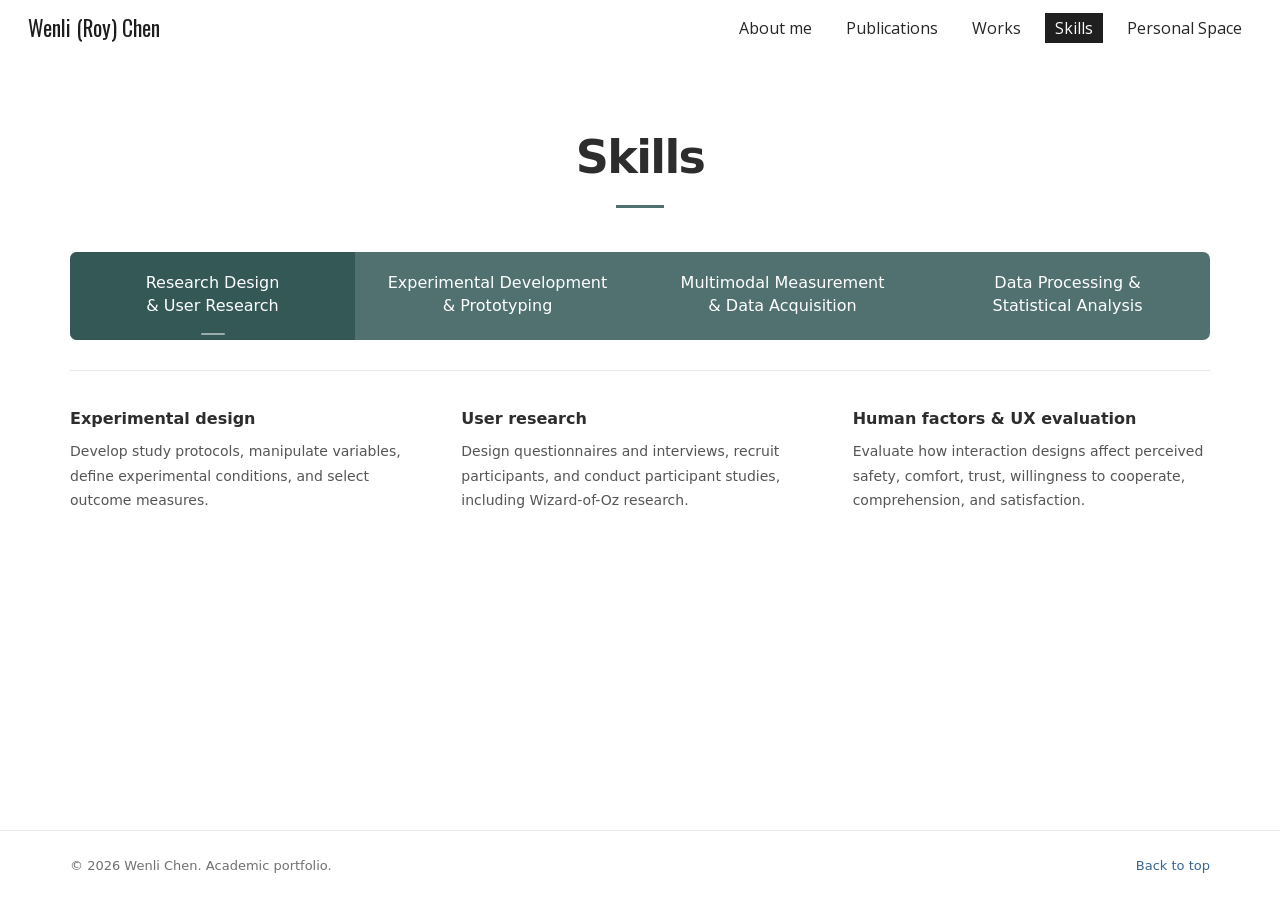
<file: skills/index.html>
<!DOCTYPE html><html lang="en"><head><meta charSet="utf-8"/><meta name="viewport" content="width=device-width, initial-scale=1"/><link rel="stylesheet" href="/_next/static/chunks/0q2hc7dkj9d_l.css" data-precedence="next"/><link rel="preload" as="script" fetchPriority="low" href="/_next/static/chunks/0w2aga045jl1g.js"/><script src="/_next/static/chunks/159a0hv_pbomc.js" async=""></script><script src="/_next/static/chunks/0c_u0uom0kk-9.js" async=""></script><script src="/_next/static/chunks/17is7py1qu.mk.js" async=""></script><script src="/_next/static/chunks/turbopack-0-zrnbq9zxs--.js" async=""></script><script src="/_next/static/chunks/12zbrbrxakma2.js" async=""></script><script src="/_next/static/chunks/17f2ht9wo-phb.js" async=""></script><script src="/_next/static/chunks/0n7gz84jmsrn1.js" async=""></script><script src="/_next/static/chunks/0_t7r-c92d3am.js" async=""></script><title>Skills | Wenli (Roy) Chen</title><meta name="description" content="Research design, experimental development, multimodal measurement, and statistical analysis across transportation psychology, human factors, and HCI."/><link rel="canonical" href="https://roylovecr7.github.io/skills/"/><meta property="og:title" content="Wenli (Roy) Chen | Human Factors &amp; HCI"/><meta property="og:description" content="Researching human–AV interaction, age-friendly HCI, and multimodal human factors."/><meta property="og:site_name" content="Wenli (Roy) Chen Academic Portfolio"/><meta property="og:image" content="https://roylovecr7.github.io/og.png"/><meta property="og:image:width" content="1200"/><meta property="og:image:height" content="630"/><meta property="og:image:alt" content="Wenli Chen — Human Factors, Human–AV Interaction, and Age-Friendly HCI"/><meta property="og:type" content="website"/><meta name="twitter:card" content="summary_large_image"/><meta name="twitter:title" content="Wenli (Roy) Chen | Human Factors &amp; HCI"/><meta name="twitter:description" content="Researching human–AV interaction, age-friendly HCI, and multimodal human factors."/><meta name="twitter:image" content="https://roylovecr7.github.io/og.png"/><script src="/_next/static/chunks/03~yq9q893hmn.js" noModule=""></script></head><body><div hidden=""><!--$--><!--/$--></div><header class="navbar"><div class="nav-inner"><a class="brand" href="/">Wenli (Roy) Chen</a><nav class="desktop-navigation" aria-label="Primary navigation"><a href="/">About me</a><a href="/publications/">Publications</a><a href="/works/">Works</a><a class="active" aria-current="page" href="/skills/">Skills</a><a href="/personal-space/">Personal Space</a></nav><details class="mobile-navigation"><summary>Menu <span aria-hidden="true">☰</span></summary><nav aria-label="Mobile navigation"><a href="/">About me</a><a href="/publications">Publications</a><a href="/works">Works</a><a href="/skills" class="active" aria-current="page">Skills</a><a href="/personal-space">Personal Space</a></nav></details></div></header><main id="top" class="container page-content skills-page"><header class="skills-heading"><h1 class="page-title">Skills</h1><div class="title-rule" aria-hidden="true"></div></header><div class="work-category-tabs skills-category-tabs" role="tablist" aria-label="Research capabilities"><button id="tab-research-design" type="button" role="tab" aria-selected="true" aria-controls="research-design" tabindex="0"><span>Research Design &amp; User Research</span></button><button id="tab-experimental-development" type="button" role="tab" aria-selected="false" aria-controls="experimental-development" tabindex="-1"><span>Experimental Development &amp; Prototyping</span></button><button id="tab-multimodal-measurement" type="button" role="tab" aria-selected="false" aria-controls="multimodal-measurement" tabindex="-1"><span>Multimodal Measurement &amp; Data Acquisition</span></button><button id="tab-data-analysis" type="button" role="tab" aria-selected="false" aria-controls="data-analysis" tabindex="-1"><span>Data Processing &amp; Statistical Analysis</span></button></div><div class="skill-modules"><section class="skill-module" id="research-design" role="tabpanel" aria-labelledby="tab-research-design" tabindex="0"><div class="skill-module-content"><div class="skill-methods" data-method-count="3"><section class="skill-method"><h2>Experimental design</h2><p>Develop study protocols, manipulate variables, define experimental conditions, and select outcome measures.</p></section><section class="skill-method"><h2>User research</h2><p>Design questionnaires and interviews, recruit participants, and conduct participant studies, including Wizard-of-Oz research.</p></section><section class="skill-method"><h2>Human factors &amp; UX evaluation</h2><p>Evaluate how interaction designs affect perceived safety, comfort, trust, willingness to cooperate, comprehension, and satisfaction.</p></section></div></div></section><section class="skill-module" id="experimental-development" role="tabpanel" aria-labelledby="tab-experimental-development" tabindex="0" hidden=""><div class="skill-module-content"><div class="skill-methods" data-method-count="3"><section class="skill-method"><h2>Immersive VR experiments</h2><p>Implement parametric traffic scenes, vehicle behavior, and experimental conditions; prepare scenes and assets in Blender.</p><div class="skill-resources"><span class="skill-resource-label">Tools &amp; equipment</span><ul aria-label="Immersive VR experiments: Tools &amp; equipment"><li>Unity</li><li>C#</li><li>Blender</li><li class="skill-resource-with-preview"><a class="skill-resource-link" href="/media/htc-vive-pro-2.png" target="_blank" rel="noreferrer">HTC VIVE Pro 2<!-- --> <span aria-hidden="true">↗</span><span class="skill-resource-preview" data-placement="below" role="tooltip" id="_R_idal5fivb_" hidden=""><span>HTC VIVE Pro 2 headset and controllers.</span></span></a></li></ul></div><div class="skill-examples"><div><button type="button" class="skill-popover-trigger skill-resource-link" aria-expanded="false" aria-controls="_R_hal5fivb_">See examples<!-- --> <span aria-hidden="true">⌄</span></button><div class="skill-resource-preview skill-example-popover" data-placement="below" id="_R_hal5fivb_" role="region" aria-label="Immersive VR experiments examples" hidden=""></div></div></div></section><section class="skill-method"><h2>Screen &amp; projection experiments</h2><p>Program desktop tasks and develop video-based and projection-based experimental environments.</p><div class="skill-resources"><span class="skill-resource-label">Tools</span><ul aria-label="Screen &amp; projection experiments: Tools"><li>Unity</li><li>C#</li><li>PsychoPy</li><li>E-Prime</li></ul></div><div class="skill-examples"><div><button type="button" class="skill-popover-trigger skill-resource-link" aria-expanded="false" aria-controls="_R_ial5fivb_">See examples<!-- --> <span aria-hidden="true">⌄</span></button><div class="skill-resource-preview skill-example-popover" data-placement="below" id="_R_ial5fivb_" role="region" aria-label="Screen &amp; projection experiments examples" hidden=""></div></div></div></section><section class="skill-method"><h2>Driving simulation &amp; spatial audio</h2><p>Integrate driving scenarios, three-display setups, steering-wheel input, and spatial auditory warnings.</p><div class="skill-resources"><span class="skill-resource-label">Tools &amp; equipment</span><ul aria-label="Driving simulation &amp; spatial audio: Tools &amp; equipment"><li>Unity</li><li>C#</li><li>Logitech G29</li><li>Multichannel audio</li></ul></div><div class="skill-examples"><div><button type="button" class="skill-popover-trigger skill-resource-link" aria-expanded="false" aria-controls="_R_jal5fivb_">See examples<!-- --> <span aria-hidden="true">⌄</span></button><div class="skill-resource-preview skill-example-popover" data-placement="below" id="_R_jal5fivb_" role="region" aria-label="Driving simulation &amp; spatial audio examples" hidden=""></div></div></div></section></div></div></section><section class="skill-module" id="multimodal-measurement" role="tabpanel" aria-labelledby="tab-multimodal-measurement" tabindex="0" hidden=""><div class="skill-module-content"><div class="skill-methods" data-method-count="4"><section class="skill-method"><h2>Behavioral measurement</h2><p>Record reaction times, task performance, and braking responses during experimental tasks.</p><div class="skill-resources"><span class="skill-resource-label">Tools</span><ul aria-label="Behavioral measurement: Tools"><li>Unity</li><li>C#</li></ul></div></section><section class="skill-method"><h2>Subjective assessment</h2><p>Collect questionnaire and trial-level ratings of safety, comfort, perceived risk, and interaction satisfaction.</p></section><section class="skill-method"><h2>Physiological measurement</h2><p>Acquire electrocardiography (ECG) and electrodermal activity (EDA/GSR) during participant studies.</p><div class="skill-resources"><span class="skill-resource-label">Equipment</span><ul aria-label="Physiological measurement: Equipment"><li class="skill-resource-with-preview"><a class="skill-resource-link" href="/media/bioradio-device.png" target="_blank" rel="noreferrer">BioRadio<!-- --> <span aria-hidden="true">↗</span><span class="skill-resource-preview" data-placement="below" role="tooltip" id="_R_crbl5fivb_" hidden=""><span>BioRadio physiological recording device.</span></span></a></li></ul></div></section><section class="skill-method"><h2>Synchronized data acquisition</h2><p>Align experimental events with behavioral records, subjective ratings, and physiological recordings.</p><div class="skill-resources"><span class="skill-resource-label">Tools &amp; equipment</span><ul aria-label="Synchronized data acquisition: Tools &amp; equipment"><li>Unity</li><li>C#</li><li class="skill-resource-with-preview"><a class="skill-resource-link" href="/media/bioradio-device.png" target="_blank" rel="noreferrer">BioRadio<!-- --> <span aria-hidden="true">↗</span><span class="skill-resource-preview" data-placement="below" role="tooltip" id="_R_ssbl5fivb_" hidden=""><span>BioRadio physiological recording device.</span></span></a></li></ul></div></section></div></div></section><section class="skill-module" id="data-analysis" role="tabpanel" aria-labelledby="tab-data-analysis" tabindex="0" hidden=""><div class="skill-module-content"><div class="skill-methods" data-method-count="4"><section class="skill-method"><h2>Data preparation</h2><p>Clean, merge, and reshape behavioral, questionnaire, and physiological data for analysis.</p><div class="skill-resources"><span class="skill-resource-label">Tools</span><ul aria-label="Data preparation: Tools"><li><div><button type="button" class="skill-popover-trigger skill-resource-link" aria-expanded="false" aria-controls="_R_1cpcl5fivb_">R<!-- --> <span aria-hidden="true">⌄</span></button><div class="skill-resource-preview skill-package-popover" data-placement="below" id="_R_1cpcl5fivb_" role="region" aria-label="R packages" hidden=""></div></div></li><li><div><button type="button" class="skill-popover-trigger skill-resource-link" aria-expanded="false" aria-controls="_R_1kpcl5fivb_">Python<!-- --> <span aria-hidden="true">⌄</span></button><div class="skill-resource-preview skill-package-popover" data-placement="below" id="_R_1kpcl5fivb_" role="region" aria-label="Python packages" hidden=""></div></div></li></ul></div></section><section class="skill-method"><h2>Statistical analysis &amp; modeling</h2><p>Analyze experimental data using repeated-measures ANOVA, linear and generalized linear mixed models, and signal detection methods.</p><div class="skill-resources"><span class="skill-resource-label">Tools</span><ul aria-label="Statistical analysis &amp; modeling: Tools"><li><div><button type="button" class="skill-popover-trigger skill-resource-link" aria-expanded="false" aria-controls="_R_1cqcl5fivb_">R<!-- --> <span aria-hidden="true">⌄</span></button><div class="skill-resource-preview skill-package-popover" data-placement="below" id="_R_1cqcl5fivb_" role="region" aria-label="R packages" hidden=""></div></div></li><li>SPSS</li><li>JASP</li></ul></div></section><section class="skill-method"><h2>Physiological signal processing</h2><p>Preprocess physiological recordings and extract signal measures for experimental analysis.</p><div class="skill-resources"><span class="skill-resource-label">Tools</span><ul aria-label="Physiological signal processing: Tools"><li><div><button type="button" class="skill-popover-trigger skill-resource-link" aria-expanded="false" aria-controls="_R_srcl5fivb_">Python<!-- --> <span aria-hidden="true">⌄</span></button><div class="skill-resource-preview skill-package-popover" data-placement="below" id="_R_srcl5fivb_" role="region" aria-label="Python packages" hidden=""></div></div></li></ul></div></section><section class="skill-method"><h2>Data visualization</h2><p>Create statistical figures, model predictions, and visual summaries that connect results to research questions.</p><div class="skill-resources"><span class="skill-resource-label">Tools</span><ul aria-label="Data visualization: Tools"><li><div><button type="button" class="skill-popover-trigger skill-resource-link" aria-expanded="false" aria-controls="_R_1cscl5fivb_">R<!-- --> <span aria-hidden="true">⌄</span></button><div class="skill-resource-preview skill-package-popover" data-placement="below" id="_R_1cscl5fivb_" role="region" aria-label="R packages" hidden=""></div></div></li><li><div><button type="button" class="skill-popover-trigger skill-resource-link" aria-expanded="false" aria-controls="_R_1kscl5fivb_">Python<!-- --> <span aria-hidden="true">⌄</span></button><div class="skill-resource-preview skill-package-popover" data-placement="below" id="_R_1kscl5fivb_" role="region" aria-label="Python packages" hidden=""></div></div></li></ul></div></section></div></div></section></div></main><footer><div class="container footer-inner"><p>© 2026 Wenli Chen. Academic portfolio.</p><a href="#top">Back to top</a></div></footer><!--$--><!--/$--><script src="/_next/static/chunks/0w2aga045jl1g.js" id="_R_" async=""></script><script>(self.__next_f=self.__next_f||[]).push([0])</script><script>self.__next_f.push([1,"1:\"$Sreact.fragment\"\n2:I[11968,[\"/_next/static/chunks/12zbrbrxakma2.js\",\"/_next/static/chunks/17f2ht9wo-phb.js\",\"/_next/static/chunks/0n7gz84jmsrn1.js\"],\"default\"]\n3:I[87804,[\"/_next/static/chunks/12zbrbrxakma2.js\",\"/_next/static/chunks/17f2ht9wo-phb.js\",\"/_next/static/chunks/0n7gz84jmsrn1.js\"],\"default\"]\n4:I[67295,[\"/_next/static/chunks/12zbrbrxakma2.js\",\"/_next/static/chunks/17f2ht9wo-phb.js\",\"/_next/static/chunks/0n7gz84jmsrn1.js\",\"/_next/static/chunks/0_t7r-c92d3am.js\"],\"\"]\n5:I[7066,[\"/_next/static/chunks/12zbrbrxakma2.js\",\"/_next/static/chunks/17f2ht9wo-phb.js\",\"/_next/static/chunks/0n7gz84jmsrn1.js\",\"/_next/static/chunks/0_t7r-c92d3am.js\"],\"default\"]\n6:I[77916,[\"/_next/static/chunks/12zbrbrxakma2.js\",\"/_next/static/chunks/17f2ht9wo-phb.js\",\"/_next/static/chunks/0n7gz84jmsrn1.js\"],\"OutletBoundary\"]\n7:\"$Sreact.suspense\"\na:I[77916,[\"/_next/static/chunks/12zbrbrxakma2.js\",\"/_next/static/chunks/17f2ht9wo-phb.js\",\"/_next/static/chunks/0n7gz84jmsrn1.js\"],\"ViewportBoundary\"]\nc:I[77916,[\"/_next/static/chunks/12zbrbrxakma2.js\",\"/_next/static/chunks/17f2ht9wo-phb.js\",\"/_next/static/chunks/0n7gz84jmsrn1.js\"],\"MetadataBoundary\"]\ne:I[21480,[\"/_next/static/chunks/12zbrbrxakma2.js\",\"/_next/static/chunks/17f2ht9wo-phb.js\",\"/_next/static/chunks/0n7gz84jmsrn1.js\"],\"default\",1]\n:HL[\"/_next/static/chunks/0q2hc7dkj9d_l.css\",\"style\"]\n"])</script><script>self.__next_f.push([1,"0:{\"P\":null,\"c\":[\"\",\"skills\",\"\"],\"q\":\"\",\"i\":false,\"f\":[[[\"\",{\"children\":[\"skills\",{\"children\":[\"__PAGE__\",{}]}]},\"$undefined\",\"$undefined\",16],[[\"$\",\"$1\",\"c\",{\"children\":[[[\"$\",\"link\",\"0\",{\"rel\":\"stylesheet\",\"href\":\"/_next/static/chunks/0q2hc7dkj9d_l.css\",\"precedence\":\"next\",\"crossOrigin\":\"$undefined\",\"nonce\":\"$undefined\"}],[\"$\",\"script\",\"script-0\",{\"src\":\"/_next/static/chunks/12zbrbrxakma2.js\",\"async\":true,\"nonce\":\"$undefined\"}],[\"$\",\"script\",\"script-1\",{\"src\":\"/_next/static/chunks/17f2ht9wo-phb.js\",\"async\":true,\"nonce\":\"$undefined\"}],[\"$\",\"script\",\"script-2\",{\"src\":\"/_next/static/chunks/0n7gz84jmsrn1.js\",\"async\":true,\"nonce\":\"$undefined\"}]],[\"$\",\"html\",null,{\"lang\":\"en\",\"children\":[\"$\",\"body\",null,{\"children\":[\"$\",\"$L2\",null,{\"parallelRouterKey\":\"children\",\"error\":\"$undefined\",\"errorStyles\":\"$undefined\",\"errorScripts\":\"$undefined\",\"template\":[\"$\",\"$L3\",null,{}],\"templateStyles\":\"$undefined\",\"templateScripts\":\"$undefined\",\"notFound\":[[[\"$\",\"title\",null,{\"children\":\"404: This page could not be found.\"}],[\"$\",\"div\",null,{\"style\":{\"fontFamily\":\"system-ui,\\\"Segoe UI\\\",Roboto,Helvetica,Arial,sans-serif,\\\"Apple Color Emoji\\\",\\\"Segoe UI Emoji\\\"\",\"height\":\"100vh\",\"textAlign\":\"center\",\"display\":\"flex\",\"flexDirection\":\"column\",\"alignItems\":\"center\",\"justifyContent\":\"center\"},\"children\":[\"$\",\"div\",null,{\"children\":[[\"$\",\"style\",null,{\"dangerouslySetInnerHTML\":{\"__html\":\"body{color:#000;background:#fff;margin:0}.next-error-h1{border-right:1px solid rgba(0,0,0,.3)}@media (prefers-color-scheme:dark){body{color:#fff;background:#000}.next-error-h1{border-right:1px solid rgba(255,255,255,.3)}}\"}}],[\"$\",\"h1\",null,{\"className\":\"next-error-h1\",\"style\":{\"display\":\"inline-block\",\"margin\":\"0 20px 0 0\",\"padding\":\"0 23px 0 0\",\"fontSize\":24,\"fontWeight\":500,\"verticalAlign\":\"top\",\"lineHeight\":\"49px\"},\"children\":404}],[\"$\",\"div\",null,{\"style\":{\"display\":\"inline-block\"},\"children\":[\"$\",\"h2\",null,{\"style\":{\"fontSize\":14,\"fontWeight\":400,\"lineHeight\":\"49px\",\"margin\":0},\"children\":\"This page could not be found.\"}]}]]}]}]],[]],\"forbidden\":\"$undefined\",\"unauthorized\":\"$undefined\"}]}]}]]}],{\"children\":[[\"$\",\"$1\",\"c\",{\"children\":[null,[\"$\",\"$L2\",null,{\"parallelRouterKey\":\"children\",\"error\":\"$undefined\",\"errorStyles\":\"$undefined\",\"errorScripts\":\"$undefined\",\"template\":[\"$\",\"$L3\",null,{}],\"templateStyles\":\"$undefined\",\"templateScripts\":\"$undefined\",\"notFound\":\"$undefined\",\"forbidden\":\"$undefined\",\"unauthorized\":\"$undefined\"}]]}],{\"children\":[[\"$\",\"$1\",\"c\",{\"children\":[[[\"$\",\"header\",null,{\"className\":\"navbar\",\"children\":[\"$\",\"div\",null,{\"className\":\"nav-inner\",\"children\":[[\"$\",\"$L4\",null,{\"className\":\"brand\",\"href\":\"/\",\"children\":\"Wenli (Roy) Chen\"}],[\"$\",\"nav\",null,{\"className\":\"desktop-navigation\",\"aria-label\":\"Primary navigation\",\"children\":[[\"$\",\"$L4\",\"about\",{\"className\":\"$undefined\",\"href\":\"/\",\"aria-current\":\"$undefined\",\"children\":\"About me\"}],[\"$\",\"$L4\",\"publications\",{\"className\":\"$undefined\",\"href\":\"/publications\",\"aria-current\":\"$undefined\",\"children\":\"Publications\"}],[\"$\",\"a\",\"works\",{\"className\":\"$undefined\",\"href\":\"/works/\",\"aria-current\":\"$undefined\",\"children\":\"Works\"}],[\"$\",\"$L4\",\"skills\",{\"className\":\"active\",\"href\":\"/skills\",\"aria-current\":\"page\",\"children\":\"Skills\"}],[\"$\",\"$L4\",\"personal-space\",{\"className\":\"$undefined\",\"href\":\"/personal-space\",\"aria-current\":\"$undefined\",\"children\":\"Personal Space\"}]]}],[\"$\",\"details\",null,{\"className\":\"mobile-navigation\",\"children\":[[\"$\",\"summary\",null,{\"children\":[\"Menu \",[\"$\",\"span\",null,{\"aria-hidden\":\"true\",\"children\":\"☰\"}]]}],[\"$\",\"nav\",null,{\"aria-label\":\"Mobile navigation\",\"children\":[[\"$\",\"a\",\"about\",{\"href\":\"/\",\"className\":\"$undefined\",\"aria-current\":\"$undefined\",\"children\":\"About me\"}],[\"$\",\"a\",\"publications\",{\"href\":\"/publications\",\"className\":\"$undefined\",\"aria-current\":\"$undefined\",\"children\":\"Publications\"}],[\"$\",\"a\",\"works\",{\"href\":\"/works\",\"className\":\"$undefined\",\"aria-current\":\"$undefined\",\"children\":\"Works\"}],[\"$\",\"a\",\"skills\",{\"href\":\"/skills\",\"className\":\"active\",\"aria-current\":\"page\",\"children\":\"Skills\"}],[\"$\",\"a\",\"personal-space\",{\"href\":\"/personal-space\",\"className\":\"$undefined\",\"aria-current\":\"$undefined\",\"children\":\"Personal Space\"}]]}]]}]]}]}],[\"$\",\"main\",null,{\"id\":\"top\",\"className\":\"container page-content skills-page\",\"children\":[[\"$\",\"header\",null,{\"className\":\"skills-heading\",\"children\":[[\"$\",\"h1\",null,{\"className\":\"page-title\",\"children\":\"Skills\"}],[\"$\",\"div\",null,{\"className\":\"title-rule\",\"aria-hidden\":\"true\"}]]}],[\"$\",\"$L5\",null,{}]]}],[\"$\",\"footer\",null,{\"children\":[\"$\",\"div\",null,{\"className\":\"container footer-inner\",\"children\":[[\"$\",\"p\",null,{\"children\":\"© 2026 Wenli Chen. Academic portfolio.\"}],[\"$\",\"a\",null,{\"href\":\"#top\",\"children\":\"Back to top\"}]]}]}]],[[\"$\",\"script\",\"script-0\",{\"src\":\"/_next/static/chunks/0_t7r-c92d3am.js\",\"async\":true,\"nonce\":\"$undefined\"}]],[\"$\",\"$L6\",null,{\"children\":[\"$\",\"$7\",null,{\"name\":\"Next.MetadataOutlet\",\"children\":\"$@8\"}]}]]}],{},null,false,null]},null,false,\"$@9\"]},null,false,null],[\"$\",\"$1\",\"h\",{\"children\":[null,[\"$\",\"$La\",null,{\"children\":\"$Lb\"}],[\"$\",\"div\",null,{\"hidden\":true,\"children\":[\"$\",\"$Lc\",null,{\"children\":[\"$\",\"$7\",null,{\"name\":\"Next.Metadata\",\"children\":\"$Ld\"}]}]}],null]}],false]],\"m\":\"$undefined\",\"G\":[\"$e\",[[\"$\",\"link\",\"0\",{\"rel\":\"stylesheet\",\"href\":\"/_next/static/chunks/0q2hc7dkj9d_l.css\",\"precedence\":\"next\",\"crossOrigin\":\"$undefined\",\"nonce\":\"$undefined\"}]]],\"S\":true,\"h\":null,\"s\":\"$undefined\",\"l\":\"$undefined\",\"p\":\"$undefined\",\"d\":\"$undefined\",\"b\":\"Xvk_cYa4MUz86XwJmt9sM\"}\n"])</script><script>self.__next_f.push([1,"f:[]\n9:\"$Wf\"\n"])</script><script>self.__next_f.push([1,"b:[[\"$\",\"meta\",\"0\",{\"charSet\":\"utf-8\"}],[\"$\",\"meta\",\"1\",{\"name\":\"viewport\",\"content\":\"width=device-width, initial-scale=1\"}]]\n"])</script><script>self.__next_f.push([1,"8:null\n"])</script><script>self.__next_f.push([1,"d:[[\"$\",\"title\",\"0\",{\"children\":\"Skills | Wenli (Roy) Chen\"}],[\"$\",\"meta\",\"1\",{\"name\":\"description\",\"content\":\"Research design, experimental development, multimodal measurement, and statistical analysis across transportation psychology, human factors, and HCI.\"}],[\"$\",\"link\",\"2\",{\"rel\":\"canonical\",\"href\":\"https://roylovecr7.github.io/skills/\"}],[\"$\",\"meta\",\"3\",{\"property\":\"og:title\",\"content\":\"Wenli (Roy) Chen | Human Factors \u0026 HCI\"}],[\"$\",\"meta\",\"4\",{\"property\":\"og:description\",\"content\":\"Researching human–AV interaction, age-friendly HCI, and multimodal human factors.\"}],[\"$\",\"meta\",\"5\",{\"property\":\"og:site_name\",\"content\":\"Wenli (Roy) Chen Academic Portfolio\"}],[\"$\",\"meta\",\"6\",{\"property\":\"og:image\",\"content\":\"https://roylovecr7.github.io/og.png\"}],[\"$\",\"meta\",\"7\",{\"property\":\"og:image:width\",\"content\":\"1200\"}],[\"$\",\"meta\",\"8\",{\"property\":\"og:image:height\",\"content\":\"630\"}],[\"$\",\"meta\",\"9\",{\"property\":\"og:image:alt\",\"content\":\"Wenli Chen — Human Factors, Human–AV Interaction, and Age-Friendly HCI\"}],[\"$\",\"meta\",\"10\",{\"property\":\"og:type\",\"content\":\"website\"}],[\"$\",\"meta\",\"11\",{\"name\":\"twitter:card\",\"content\":\"summary_large_image\"}],[\"$\",\"meta\",\"12\",{\"name\":\"twitter:title\",\"content\":\"Wenli (Roy) Chen | Human Factors \u0026 HCI\"}],[\"$\",\"meta\",\"13\",{\"name\":\"twitter:description\",\"content\":\"Researching human–AV interaction, age-friendly HCI, and multimodal human factors.\"}],[\"$\",\"meta\",\"14\",{\"name\":\"twitter:image\",\"content\":\"https://roylovecr7.github.io/og.png\"}]]\n"])</script></body></html>
</file>
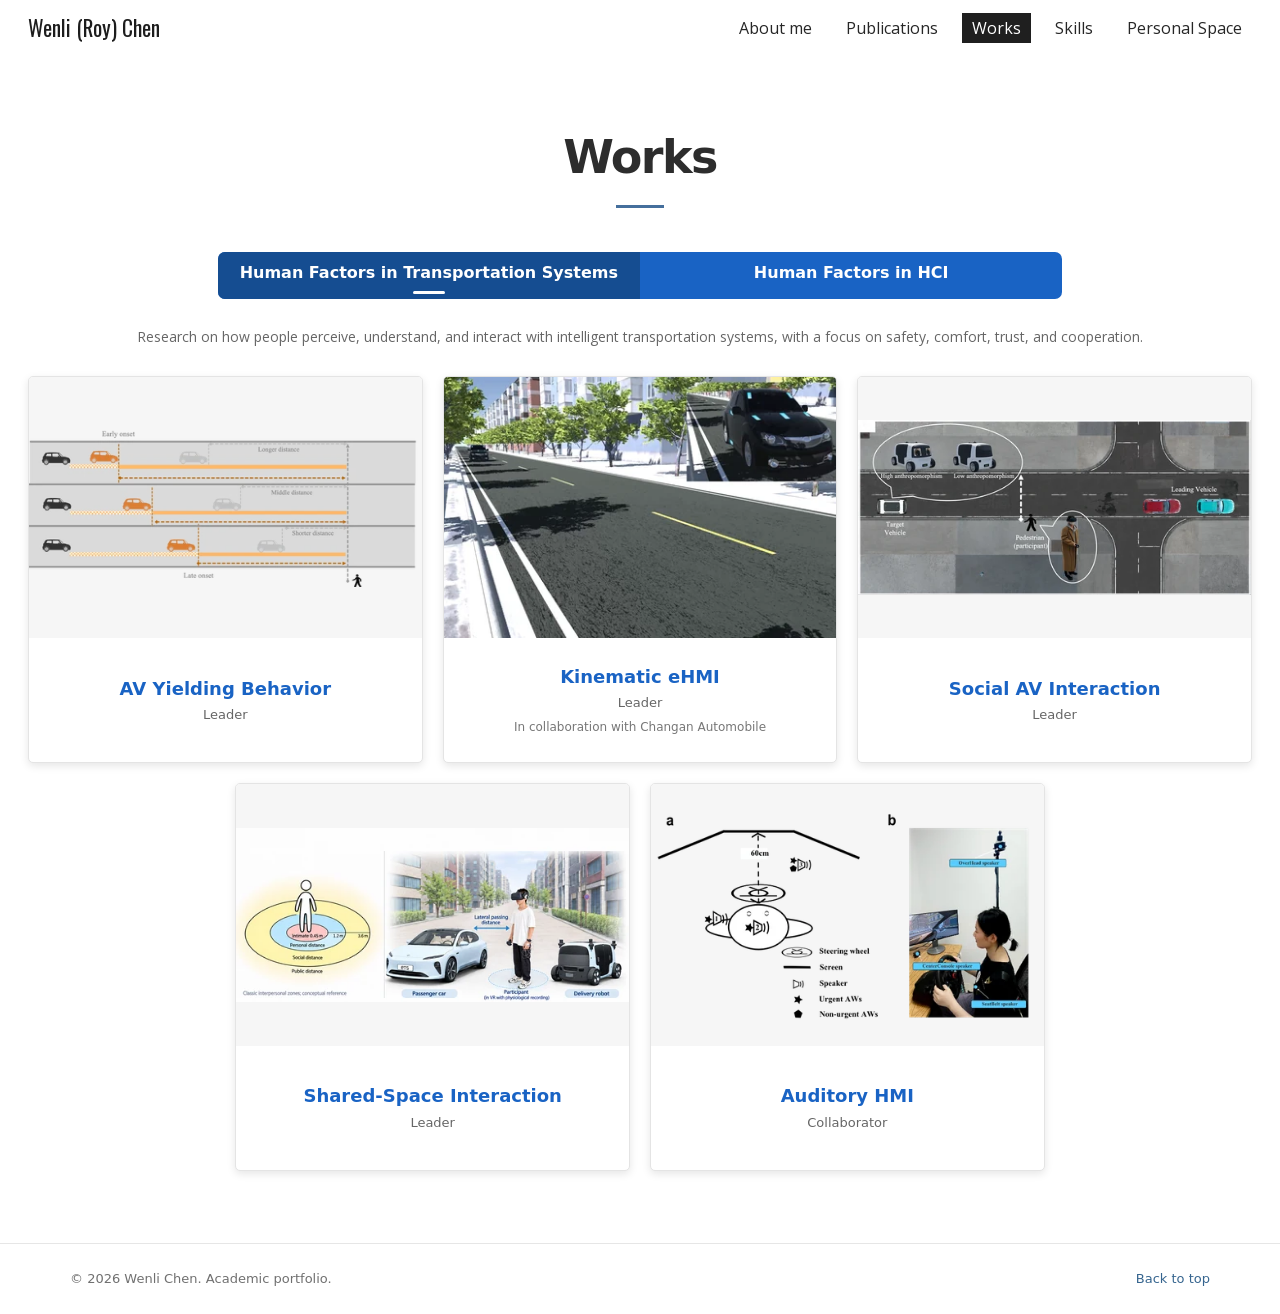
<file: works/index.html>
<!DOCTYPE html><html lang="en"><head><meta charSet="utf-8"/><meta name="viewport" content="width=device-width, initial-scale=1"/><link rel="stylesheet" href="/_next/static/chunks/0q2hc7dkj9d_l.css" data-precedence="next"/><link rel="stylesheet" href="/_next/static/chunks/0cbssjkm-1cpx.css" data-precedence="next"/><link rel="preload" as="script" fetchPriority="low" href="/_next/static/chunks/0w2aga045jl1g.js"/><script src="/_next/static/chunks/159a0hv_pbomc.js" async=""></script><script src="/_next/static/chunks/0c_u0uom0kk-9.js" async=""></script><script src="/_next/static/chunks/17is7py1qu.mk.js" async=""></script><script src="/_next/static/chunks/turbopack-0-zrnbq9zxs--.js" async=""></script><script src="/_next/static/chunks/12zbrbrxakma2.js" async=""></script><script src="/_next/static/chunks/17f2ht9wo-phb.js" async=""></script><script src="/_next/static/chunks/0n7gz84jmsrn1.js" async=""></script><script src="/_next/static/chunks/0s~pq2x7j4s6n.js" async=""></script><title>Works | Wenli (Roy) Chen</title><meta name="description" content="Research projects on human factors in transportation systems and human–computer interaction by Wenli Chen."/><link rel="canonical" href="https://roylovecr7.github.io/works/"/><meta property="og:title" content="Wenli (Roy) Chen | Human Factors &amp; HCI"/><meta property="og:description" content="Researching human–AV interaction, age-friendly HCI, and multimodal human factors."/><meta property="og:site_name" content="Wenli (Roy) Chen Academic Portfolio"/><meta property="og:image" content="https://roylovecr7.github.io/og.png"/><meta property="og:image:width" content="1200"/><meta property="og:image:height" content="630"/><meta property="og:image:alt" content="Wenli Chen — Human Factors, Human–AV Interaction, and Age-Friendly HCI"/><meta property="og:type" content="website"/><meta name="twitter:card" content="summary_large_image"/><meta name="twitter:title" content="Wenli (Roy) Chen | Human Factors &amp; HCI"/><meta name="twitter:description" content="Researching human–AV interaction, age-friendly HCI, and multimodal human factors."/><meta name="twitter:image" content="https://roylovecr7.github.io/og.png"/><script src="/_next/static/chunks/03~yq9q893hmn.js" noModule=""></script></head><body><div hidden=""><!--$--><!--/$--></div><header class="navbar"><div class="nav-inner"><a class="brand" href="/">Wenli (Roy) Chen</a><nav class="desktop-navigation" aria-label="Primary navigation"><a href="/">About me</a><a href="/publications/">Publications</a><a class="active" href="/works/" aria-current="page">Works</a><a href="/skills/">Skills</a><a href="/personal-space/">Personal Space</a></nav><details class="mobile-navigation"><summary>Menu <span aria-hidden="true">☰</span></summary><nav aria-label="Mobile navigation"><a href="/">About me</a><a href="/publications">Publications</a><a href="/works" class="active" aria-current="page">Works</a><a href="/skills">Skills</a><a href="/personal-space">Personal Space</a></nav></details></div></header><main id="top" class="container page-content works-page"><section><h1 class="page-title">Works</h1><div class="title-rule" aria-hidden="true"></div><div class="work-category-tabs" role="tablist" aria-label="Research areas"><button id="tab-transportation" type="button" role="tab" aria-selected="true" aria-controls="panel-transportation" tabindex="0"><span>Human Factors in Transportation Systems</span></button><button id="tab-age-friendly" type="button" role="tab" aria-selected="false" aria-controls="panel-age-friendly" tabindex="-1"><span>Human Factors in HCI</span></button></div><div class="work-catalogue"><section class="research-area" id="panel-transportation" role="tabpanel" aria-labelledby="tab-transportation" tabindex="0"><header class="research-area-header"><p>Research on how people perceive, understand, and interact with intelligent transportation systems, with a focus on safety, comfort, trust, and cooperation.</p></header><div class="work-card-grid"><div class="work-card-item"><button type="button" class="work-card" id="work-av-yielding-behavior" aria-label="View details: AV Yielding Behavior" aria-describedby="role-av-yielding-behavior" aria-haspopup="dialog"><span class="work-card-image" aria-hidden="true"><img width="832" height="338" class="media-fit-contain" decoding="async" src="/media/optimized/av-yielding-brake-onset-design-0f2a9440b7-832.webp" srcSet="/media/optimized/av-yielding-brake-onset-design-0f2a9440b7-480.webp 480w, /media/optimized/av-yielding-brake-onset-design-0f2a9440b7-832.webp 832w" sizes="(max-width: 600px) calc(100vw - 56px), (max-width: 980px) 45vw, (max-width: 1316px) 30vw, 407px" alt="" loading="lazy"/><span class="work-card-overlay"><svg width="40" height="40" viewBox="0 0 24 24" fill="none" stroke="currentColor" stroke-width="1.8" stroke-linecap="round" stroke-linejoin="round"><path d="M10 13a5 5 0 0 0 7.1 0l3-3a5 5 0 0 0-7.1-7.1l-1.7 1.7M14 11a5 5 0 0 0-7.1 0l-3 3a5 5 0 0 0 7.1 7.1l1.7-1.7"></path></svg></span></span><span class="work-card-copy"><strong>AV Yielding Behavior</strong><span class="work-card-role" id="role-av-yielding-behavior">Leader</span></span></button></div><div class="work-card-item"><button type="button" class="work-card" id="work-kinematic-ehmi" aria-label="View details: Kinematic eHMI" aria-describedby="role-kinematic-ehmi" aria-haspopup="dialog"><span class="work-card-image" aria-hidden="true"><img width="1920" height="1080" decoding="async" src="/media/optimized/kinematic-ehmi-composite-cue-poster-fa0c423912-960.webp" srcSet="/media/optimized/kinematic-ehmi-composite-cue-poster-fa0c423912-480.webp 480w, /media/optimized/kinematic-ehmi-composite-cue-poster-fa0c423912-960.webp 960w, /media/optimized/kinematic-ehmi-composite-cue-poster-fa0c423912-1600.webp 1600w" sizes="(max-width: 600px) calc(100vw - 56px), (max-width: 980px) 45vw, (max-width: 1316px) 30vw, 407px" alt="" loading="lazy"/><span class="work-card-overlay"><svg width="40" height="40" viewBox="0 0 24 24" fill="none" stroke="currentColor" stroke-width="1.8" stroke-linecap="round" stroke-linejoin="round"><path d="M10 13a5 5 0 0 0 7.1 0l3-3a5 5 0 0 0-7.1-7.1l-1.7 1.7M14 11a5 5 0 0 0-7.1 0l-3 3a5 5 0 0 0 7.1 7.1l1.7-1.7"></path></svg></span></span><span class="work-card-copy"><strong>Kinematic eHMI</strong><span class="work-card-role" id="role-kinematic-ehmi">Leader</span><span class="work-card-collaboration">In collaboration with Changan Automobile</span></span></button></div><div class="work-card-item"><button type="button" class="work-card" id="work-social-av-interaction" aria-label="View details: Social AV Interaction" aria-describedby="role-social-av-interaction" aria-haspopup="dialog"><span class="work-card-image" aria-hidden="true"><img width="3156" height="1407" class="media-fit-contain" decoding="async" src="/media/optimized/social-av-interaction-vr-scenario-hd-1a533b4b98-960.webp" srcSet="/media/optimized/social-av-interaction-vr-scenario-hd-1a533b4b98-480.webp 480w, /media/optimized/social-av-interaction-vr-scenario-hd-1a533b4b98-960.webp 960w, /media/optimized/social-av-interaction-vr-scenario-hd-1a533b4b98-1600.webp 1600w" sizes="(max-width: 600px) calc(100vw - 56px), (max-width: 980px) 45vw, (max-width: 1316px) 30vw, 407px" alt="" loading="lazy"/><span class="work-card-overlay"><svg width="40" height="40" viewBox="0 0 24 24" fill="none" stroke="currentColor" stroke-width="1.8" stroke-linecap="round" stroke-linejoin="round"><path d="M10 13a5 5 0 0 0 7.1 0l3-3a5 5 0 0 0-7.1-7.1l-1.7 1.7M14 11a5 5 0 0 0-7.1 0l-3 3a5 5 0 0 0 7.1 7.1l1.7-1.7"></path></svg></span></span><span class="work-card-copy"><strong>Social AV Interaction</strong><span class="work-card-role" id="role-social-av-interaction">Leader</span></span></button></div><div class="work-card-item"><button type="button" class="work-card" id="work-shared-space-interaction" aria-label="View details: Shared-Space Interaction" aria-describedby="role-shared-space-interaction" aria-haspopup="dialog"><span class="work-card-image" aria-hidden="true"><img width="1882" height="836" class="media-fit-contain" decoding="async" src="/media/optimized/shared-space-proxemics-17dbd1e015-960.webp" srcSet="/media/optimized/shared-space-proxemics-17dbd1e015-480.webp 480w, /media/optimized/shared-space-proxemics-17dbd1e015-960.webp 960w, /media/optimized/shared-space-proxemics-17dbd1e015-1600.webp 1600w" sizes="(max-width: 600px) calc(100vw - 56px), (max-width: 980px) 45vw, (max-width: 1316px) 30vw, 407px" alt="" loading="lazy"/><span class="work-card-overlay"><svg width="40" height="40" viewBox="0 0 24 24" fill="none" stroke="currentColor" stroke-width="1.8" stroke-linecap="round" stroke-linejoin="round"><path d="M10 13a5 5 0 0 0 7.1 0l3-3a5 5 0 0 0-7.1-7.1l-1.7 1.7M14 11a5 5 0 0 0-7.1 0l-3 3a5 5 0 0 0 7.1 7.1l1.7-1.7"></path></svg></span></span><span class="work-card-copy"><strong>Shared-Space Interaction</strong><span class="work-card-role" id="role-shared-space-interaction">Leader</span></span></button></div><div class="work-card-item"><button type="button" class="work-card" id="work-auditory-hmi" aria-label="View details: Auditory HMI" aria-describedby="role-auditory-hmi" aria-haspopup="dialog"><span class="work-card-image" aria-hidden="true"><img width="832" height="482" class="media-fit-contain" decoding="async" src="/media/optimized/auditory-hmi-driving-simulator-setup-307098ee3a-832.webp" srcSet="/media/optimized/auditory-hmi-driving-simulator-setup-307098ee3a-480.webp 480w, /media/optimized/auditory-hmi-driving-simulator-setup-307098ee3a-832.webp 832w" sizes="(max-width: 600px) calc(100vw - 56px), (max-width: 980px) 45vw, (max-width: 1316px) 30vw, 407px" alt="" loading="lazy"/><span class="work-card-overlay"><svg width="40" height="40" viewBox="0 0 24 24" fill="none" stroke="currentColor" stroke-width="1.8" stroke-linecap="round" stroke-linejoin="round"><path d="M10 13a5 5 0 0 0 7.1 0l3-3a5 5 0 0 0-7.1-7.1l-1.7 1.7M14 11a5 5 0 0 0-7.1 0l-3 3a5 5 0 0 0 7.1 7.1l1.7-1.7"></path></svg></span></span><span class="work-card-copy"><strong>Auditory HMI</strong><span class="work-card-role" id="role-auditory-hmi">Collaborator</span></span></button></div></div></section><section class="research-area" id="panel-age-friendly" role="tabpanel" aria-labelledby="tab-age-friendly" tabindex="0" hidden=""><header class="research-area-header"><p>Adaptive interface design that responds to age-related differences, task demands, and individual needs.</p></header><div class="work-card-grid"><div class="work-card-item"><button type="button" class="work-card" id="work-adaptive-voice-interfaces" aria-label="View details: Adaptive Voice Interfaces" aria-describedby="role-adaptive-voice-interfaces" aria-haspopup="dialog"><span class="work-card-image" aria-hidden="true"><img width="650" height="488" class="media-fit-contain" decoding="async" src="/media/optimized/adaptive-voice-interface-study-setup-bc2d91bb45-650.webp" srcSet="/media/optimized/adaptive-voice-interface-study-setup-bc2d91bb45-480.webp 480w, /media/optimized/adaptive-voice-interface-study-setup-bc2d91bb45-650.webp 650w" sizes="(max-width: 600px) calc(100vw - 56px), (max-width: 980px) 45vw, (max-width: 1316px) 30vw, 407px" alt="" loading="lazy"/><span class="work-card-overlay"><svg width="40" height="40" viewBox="0 0 24 24" fill="none" stroke="currentColor" stroke-width="1.8" stroke-linecap="round" stroke-linejoin="round"><path d="M10 13a5 5 0 0 0 7.1 0l3-3a5 5 0 0 0-7.1-7.1l-1.7 1.7M14 11a5 5 0 0 0-7.1 0l-3 3a5 5 0 0 0 7.1 7.1l1.7-1.7"></path></svg></span></span><span class="work-card-copy"><strong>Adaptive Voice Interfaces</strong><span class="work-card-role" id="role-adaptive-voice-interfaces">Leader</span></span></button></div></div></section></div></section></main><footer><div class="container footer-inner"><p>© 2026 Wenli Chen. Academic portfolio.</p><a href="#top">Back to top</a></div></footer><!--$--><!--/$--><script src="/_next/static/chunks/0w2aga045jl1g.js" id="_R_" async=""></script><script>(self.__next_f=self.__next_f||[]).push([0])</script><script>self.__next_f.push([1,"1:\"$Sreact.fragment\"\n2:I[11968,[\"/_next/static/chunks/12zbrbrxakma2.js\",\"/_next/static/chunks/17f2ht9wo-phb.js\",\"/_next/static/chunks/0n7gz84jmsrn1.js\"],\"default\"]\n3:I[87804,[\"/_next/static/chunks/12zbrbrxakma2.js\",\"/_next/static/chunks/17f2ht9wo-phb.js\",\"/_next/static/chunks/0n7gz84jmsrn1.js\"],\"default\"]\n4:I[67295,[\"/_next/static/chunks/12zbrbrxakma2.js\",\"/_next/static/chunks/17f2ht9wo-phb.js\",\"/_next/static/chunks/0n7gz84jmsrn1.js\",\"/_next/static/chunks/0s~pq2x7j4s6n.js\"],\"\"]\n5:I[59397,[\"/_next/static/chunks/12zbrbrxakma2.js\",\"/_next/static/chunks/17f2ht9wo-phb.js\",\"/_next/static/chunks/0n7gz84jmsrn1.js\",\"/_next/static/chunks/0s~pq2x7j4s6n.js\"],\"default\"]\n6:I[77916,[\"/_next/static/chunks/12zbrbrxakma2.js\",\"/_next/static/chunks/17f2ht9wo-phb.js\",\"/_next/static/chunks/0n7gz84jmsrn1.js\"],\"OutletBoundary\"]\n7:\"$Sreact.suspense\"\na:I[77916,[\"/_next/static/chunks/12zbrbrxakma2.js\",\"/_next/static/chunks/17f2ht9wo-phb.js\",\"/_next/static/chunks/0n7gz84jmsrn1.js\"],\"ViewportBoundary\"]\nc:I[77916,[\"/_next/static/chunks/12zbrbrxakma2.js\",\"/_next/static/chunks/17f2ht9wo-phb.js\",\"/_next/static/chunks/0n7gz84jmsrn1.js\"],\"MetadataBoundary\"]\ne:I[21480,[\"/_next/static/chunks/12zbrbrxakma2.js\",\"/_next/static/chunks/17f2ht9wo-phb.js\",\"/_next/static/chunks/0n7gz84jmsrn1.js\"],\"default\",1]\n:HL[\"/_next/static/chunks/0q2hc7dkj9d_l.css\",\"style\"]\n:HL[\"/_next/static/chunks/0cbssjkm-1cpx.css\",\"style\"]\n"])</script><script>self.__next_f.push([1,"0:{\"P\":null,\"c\":[\"\",\"works\",\"\"],\"q\":\"\",\"i\":false,\"f\":[[[\"\",{\"children\":[\"works\",{\"children\":[\"__PAGE__\",{}]}]},\"$undefined\",\"$undefined\",16],[[\"$\",\"$1\",\"c\",{\"children\":[[[\"$\",\"link\",\"0\",{\"rel\":\"stylesheet\",\"href\":\"/_next/static/chunks/0q2hc7dkj9d_l.css\",\"precedence\":\"next\",\"crossOrigin\":\"$undefined\",\"nonce\":\"$undefined\"}],[\"$\",\"script\",\"script-0\",{\"src\":\"/_next/static/chunks/12zbrbrxakma2.js\",\"async\":true,\"nonce\":\"$undefined\"}],[\"$\",\"script\",\"script-1\",{\"src\":\"/_next/static/chunks/17f2ht9wo-phb.js\",\"async\":true,\"nonce\":\"$undefined\"}],[\"$\",\"script\",\"script-2\",{\"src\":\"/_next/static/chunks/0n7gz84jmsrn1.js\",\"async\":true,\"nonce\":\"$undefined\"}]],[\"$\",\"html\",null,{\"lang\":\"en\",\"children\":[\"$\",\"body\",null,{\"children\":[\"$\",\"$L2\",null,{\"parallelRouterKey\":\"children\",\"error\":\"$undefined\",\"errorStyles\":\"$undefined\",\"errorScripts\":\"$undefined\",\"template\":[\"$\",\"$L3\",null,{}],\"templateStyles\":\"$undefined\",\"templateScripts\":\"$undefined\",\"notFound\":[[[\"$\",\"title\",null,{\"children\":\"404: This page could not be found.\"}],[\"$\",\"div\",null,{\"style\":{\"fontFamily\":\"system-ui,\\\"Segoe UI\\\",Roboto,Helvetica,Arial,sans-serif,\\\"Apple Color Emoji\\\",\\\"Segoe UI Emoji\\\"\",\"height\":\"100vh\",\"textAlign\":\"center\",\"display\":\"flex\",\"flexDirection\":\"column\",\"alignItems\":\"center\",\"justifyContent\":\"center\"},\"children\":[\"$\",\"div\",null,{\"children\":[[\"$\",\"style\",null,{\"dangerouslySetInnerHTML\":{\"__html\":\"body{color:#000;background:#fff;margin:0}.next-error-h1{border-right:1px solid rgba(0,0,0,.3)}@media (prefers-color-scheme:dark){body{color:#fff;background:#000}.next-error-h1{border-right:1px solid rgba(255,255,255,.3)}}\"}}],[\"$\",\"h1\",null,{\"className\":\"next-error-h1\",\"style\":{\"display\":\"inline-block\",\"margin\":\"0 20px 0 0\",\"padding\":\"0 23px 0 0\",\"fontSize\":24,\"fontWeight\":500,\"verticalAlign\":\"top\",\"lineHeight\":\"49px\"},\"children\":404}],[\"$\",\"div\",null,{\"style\":{\"display\":\"inline-block\"},\"children\":[\"$\",\"h2\",null,{\"style\":{\"fontSize\":14,\"fontWeight\":400,\"lineHeight\":\"49px\",\"margin\":0},\"children\":\"This page could not be found.\"}]}]]}]}]],[]],\"forbidden\":\"$undefined\",\"unauthorized\":\"$undefined\"}]}]}]]}],{\"children\":[[\"$\",\"$1\",\"c\",{\"children\":[null,[\"$\",\"$L2\",null,{\"parallelRouterKey\":\"children\",\"error\":\"$undefined\",\"errorStyles\":\"$undefined\",\"errorScripts\":\"$undefined\",\"template\":[\"$\",\"$L3\",null,{}],\"templateStyles\":\"$undefined\",\"templateScripts\":\"$undefined\",\"notFound\":\"$undefined\",\"forbidden\":\"$undefined\",\"unauthorized\":\"$undefined\"}]]}],{\"children\":[[\"$\",\"$1\",\"c\",{\"children\":[[[\"$\",\"header\",null,{\"className\":\"navbar\",\"children\":[\"$\",\"div\",null,{\"className\":\"nav-inner\",\"children\":[[\"$\",\"$L4\",null,{\"className\":\"brand\",\"href\":\"/\",\"children\":\"Wenli (Roy) Chen\"}],[\"$\",\"nav\",null,{\"className\":\"desktop-navigation\",\"aria-label\":\"Primary navigation\",\"children\":[[\"$\",\"$L4\",\"about\",{\"className\":\"$undefined\",\"href\":\"/\",\"aria-current\":\"$undefined\",\"children\":\"About me\"}],[\"$\",\"$L4\",\"publications\",{\"className\":\"$undefined\",\"href\":\"/publications\",\"aria-current\":\"$undefined\",\"children\":\"Publications\"}],[\"$\",\"a\",\"works\",{\"className\":\"active\",\"href\":\"/works/\",\"aria-current\":\"page\",\"children\":\"Works\"}],[\"$\",\"$L4\",\"skills\",{\"className\":\"$undefined\",\"href\":\"/skills\",\"aria-current\":\"$undefined\",\"children\":\"Skills\"}],[\"$\",\"$L4\",\"personal-space\",{\"className\":\"$undefined\",\"href\":\"/personal-space\",\"aria-current\":\"$undefined\",\"children\":\"Personal Space\"}]]}],[\"$\",\"details\",null,{\"className\":\"mobile-navigation\",\"children\":[[\"$\",\"summary\",null,{\"children\":[\"Menu \",[\"$\",\"span\",null,{\"aria-hidden\":\"true\",\"children\":\"☰\"}]]}],[\"$\",\"nav\",null,{\"aria-label\":\"Mobile navigation\",\"children\":[[\"$\",\"a\",\"about\",{\"href\":\"/\",\"className\":\"$undefined\",\"aria-current\":\"$undefined\",\"children\":\"About me\"}],[\"$\",\"a\",\"publications\",{\"href\":\"/publications\",\"className\":\"$undefined\",\"aria-current\":\"$undefined\",\"children\":\"Publications\"}],[\"$\",\"a\",\"works\",{\"href\":\"/works\",\"className\":\"active\",\"aria-current\":\"page\",\"children\":\"Works\"}],[\"$\",\"a\",\"skills\",{\"href\":\"/skills\",\"className\":\"$undefined\",\"aria-current\":\"$undefined\",\"children\":\"Skills\"}],[\"$\",\"a\",\"personal-space\",{\"href\":\"/personal-space\",\"className\":\"$undefined\",\"aria-current\":\"$undefined\",\"children\":\"Personal Space\"}]]}]]}]]}]}],[\"$\",\"main\",null,{\"id\":\"top\",\"className\":\"container page-content works-page\",\"children\":[\"$\",\"section\",null,{\"children\":[[\"$\",\"h1\",null,{\"className\":\"page-title\",\"children\":\"Works\"}],[\"$\",\"div\",null,{\"className\":\"title-rule\",\"aria-hidden\":\"true\"}],[\"$\",\"$L5\",null,{}]]}]}],[\"$\",\"footer\",null,{\"children\":[\"$\",\"div\",null,{\"className\":\"container footer-inner\",\"children\":[[\"$\",\"p\",null,{\"children\":\"© 2026 Wenli Chen. Academic portfolio.\"}],[\"$\",\"a\",null,{\"href\":\"#top\",\"children\":\"Back to top\"}]]}]}]],[[\"$\",\"link\",\"0\",{\"rel\":\"stylesheet\",\"href\":\"/_next/static/chunks/0cbssjkm-1cpx.css\",\"precedence\":\"next\",\"crossOrigin\":\"$undefined\",\"nonce\":\"$undefined\"}],[\"$\",\"script\",\"script-0\",{\"src\":\"/_next/static/chunks/0s~pq2x7j4s6n.js\",\"async\":true,\"nonce\":\"$undefined\"}]],[\"$\",\"$L6\",null,{\"children\":[\"$\",\"$7\",null,{\"name\":\"Next.MetadataOutlet\",\"children\":\"$@8\"}]}]]}],{},null,false,null]},null,false,\"$@9\"]},null,false,null],[\"$\",\"$1\",\"h\",{\"children\":[null,[\"$\",\"$La\",null,{\"children\":\"$Lb\"}],[\"$\",\"div\",null,{\"hidden\":true,\"children\":[\"$\",\"$Lc\",null,{\"children\":[\"$\",\"$7\",null,{\"name\":\"Next.Metadata\",\"children\":\"$Ld\"}]}]}],null]}],false]],\"m\":\"$undefined\",\"G\":[\"$e\",[[\"$\",\"link\",\"0\",{\"rel\":\"stylesheet\",\"href\":\"/_next/static/chunks/0q2hc7dkj9d_l.css\",\"precedence\":\"next\",\"crossOrigin\":\"$undefined\",\"nonce\":\"$undefined\"}]]],\"S\":true,\"h\":null,\"s\":\"$undefined\",\"l\":\"$undefined\",\"p\":\"$undefined\",\"d\":\"$undefined\",\"b\":\"Xvk_cYa4MUz86XwJmt9sM\"}\n"])</script><script>self.__next_f.push([1,"f:[]\n9:\"$Wf\"\n"])</script><script>self.__next_f.push([1,"b:[[\"$\",\"meta\",\"0\",{\"charSet\":\"utf-8\"}],[\"$\",\"meta\",\"1\",{\"name\":\"viewport\",\"content\":\"width=device-width, initial-scale=1\"}]]\n"])</script><script>self.__next_f.push([1,"8:null\n"])</script><script>self.__next_f.push([1,"d:[[\"$\",\"title\",\"0\",{\"children\":\"Works | Wenli (Roy) Chen\"}],[\"$\",\"meta\",\"1\",{\"name\":\"description\",\"content\":\"Research projects on human factors in transportation systems and human–computer interaction by Wenli Chen.\"}],[\"$\",\"link\",\"2\",{\"rel\":\"canonical\",\"href\":\"https://roylovecr7.github.io/works/\"}],[\"$\",\"meta\",\"3\",{\"property\":\"og:title\",\"content\":\"Wenli (Roy) Chen | Human Factors \u0026 HCI\"}],[\"$\",\"meta\",\"4\",{\"property\":\"og:description\",\"content\":\"Researching human–AV interaction, age-friendly HCI, and multimodal human factors.\"}],[\"$\",\"meta\",\"5\",{\"property\":\"og:site_name\",\"content\":\"Wenli (Roy) Chen Academic Portfolio\"}],[\"$\",\"meta\",\"6\",{\"property\":\"og:image\",\"content\":\"https://roylovecr7.github.io/og.png\"}],[\"$\",\"meta\",\"7\",{\"property\":\"og:image:width\",\"content\":\"1200\"}],[\"$\",\"meta\",\"8\",{\"property\":\"og:image:height\",\"content\":\"630\"}],[\"$\",\"meta\",\"9\",{\"property\":\"og:image:alt\",\"content\":\"Wenli Chen — Human Factors, Human–AV Interaction, and Age-Friendly HCI\"}],[\"$\",\"meta\",\"10\",{\"property\":\"og:type\",\"content\":\"website\"}],[\"$\",\"meta\",\"11\",{\"name\":\"twitter:card\",\"content\":\"summary_large_image\"}],[\"$\",\"meta\",\"12\",{\"name\":\"twitter:title\",\"content\":\"Wenli (Roy) Chen | Human Factors \u0026 HCI\"}],[\"$\",\"meta\",\"13\",{\"name\":\"twitter:description\",\"content\":\"Researching human–AV interaction, age-friendly HCI, and multimodal human factors.\"}],[\"$\",\"meta\",\"14\",{\"name\":\"twitter:image\",\"content\":\"https://roylovecr7.github.io/og.png\"}]]\n"])</script></body></html>
</file>
<file: _next/static/chunks/0q2hc7dkj9d_l.css>
@font-face{font-family:Open Sans;font-style:normal;font-weight:400;font-stretch:100%;font-display:swap;src:url(/fonts/open-sans-400-latin.woff2)format("woff2");unicode-range:U+??,U+131,U+152-153,U+2BB-2BC,U+2C6,U+2DA,U+2DC,U+304,U+308,U+329,U+2000-206F,U+20AC,U+2122,U+2191,U+2193,U+2212,U+2215,U+FEFF,U+FFFD}@font-face{font-family:Open Sans;font-style:normal;font-weight:600;font-stretch:100%;font-display:swap;src:url(/fonts/open-sans-400-latin.woff2)format("woff2");unicode-range:U+??,U+131,U+152-153,U+2BB-2BC,U+2C6,U+2DA,U+2DC,U+304,U+308,U+329,U+2000-206F,U+20AC,U+2122,U+2191,U+2193,U+2212,U+2215,U+FEFF,U+FFFD}@font-face{font-family:Oswald;font-style:normal;font-weight:400;font-display:swap;src:url(/fonts/oswald-400-latin.woff2)format("woff2");unicode-range:U+??,U+131,U+152-153,U+2BB-2BC,U+2C6,U+2DA,U+2DC,U+304,U+308,U+329,U+2000-206F,U+20AC,U+2122,U+2191,U+2193,U+2212,U+2215,U+FEFF,U+FFFD}
:root{--accent:#456f9c;--blue:#36658f;--font-sans:system-ui, -apple-system, BlinkMacSystemFont, "Segoe UI", Roboto, "Helvetica Neue", Arial, sans-serif;--dark:#222;--text:#333;--muted:#707070;--rule:#e6e6e6;--soft:#f7f7f6;--header-height:56px}*{box-sizing:border-box}html{scroll-behavior:smooth;scroll-padding-top:calc(var(--header-height) + 24px)}body{min-height:100svh;color:var(--text);font-family:var(--font-sans);background:#fff;flex-direction:column;margin:0;font-size:16px;font-weight:400;line-height:1.65;display:flex}a{color:var(--blue);text-underline-offset:4px;text-decoration:none}a:hover{text-decoration:underline}a:focus-visible,button:focus-visible{outline:2px solid var(--blue);outline-offset:4px}::selection{color:#222;background:#e1ebf5}.container{width:min(1140px,100% - 56px);margin:0 auto}.navbar{z-index:20;min-height:var(--header-height);background:#fff;font-family:Open Sans,Arial,Helvetica,sans-serif;position:fixed;inset:0 0 auto}.nav-inner{width:100%;min-height:var(--header-height);justify-content:space-between;align-items:center;gap:24px;padding:0 28px;display:flex}.brand{color:#1d1d1d;align-items:center;font-family:Oswald,Arial Narrow,sans-serif;font-size:21.3333px;font-weight:400;line-height:1.26;display:flex}.brand:hover{color:#1d1d1d;text-decoration:none}.navbar nav{align-items:center;gap:14px;display:flex}.navbar nav a{color:#262626;white-space:nowrap;align-items:center;min-height:30px;padding:0 10px;font-size:16px;font-weight:400;line-height:1.88;transition:color .16s,background-color .16s;display:flex}.navbar nav a:hover{color:#222;background:#f2f2f2;text-decoration:none}.navbar nav a.active,.navbar nav a.active:hover{color:#fff;background:#1f1f1f}.mobile-navigation{display:none}.page-content{flex:1;padding-top:130px;padding-bottom:72px}h1,h2,h3{color:#2d2d2d}h1{margin:0}h2{margin:0;font-size:18px;line-height:1.4}h3{margin:0;font-size:17px;line-height:1.45}p{margin:0 0 15px}ul,ol{margin-top:10px}.page-title{text-align:center;letter-spacing:-.035em;margin:0;font-size:clamp(34px,4vw,46px);font-weight:600;line-height:1.2}.title-rule{background:var(--accent);width:48px;height:3px;margin:20px auto 44px}.section-heading{background:var(--soft);border-radius:4px;margin:0 0 27px;padding:18px 28px;font-size:17px;font-weight:700}.home-page{padding-top:110px}.home-grid{grid-template-columns:minmax(245px,30%) minmax(0,1fr);align-items:start;gap:clamp(32px,4vw,56px);display:grid}.profile-panel h1{margin:0 0 20px;font-size:20px;font-weight:700;line-height:1.4}.profile-image{aspect-ratio:3/4;object-fit:cover;object-position:72% center;border-radius:5px;width:100%;height:auto;display:block;box-shadow:0 2px 12px #19231e12}.about-copy>h2{margin-bottom:20px;font-size:20px;font-weight:700;line-height:1.4}.about-copy p{margin-bottom:18px;line-height:1.7}.profile-links{flex-wrap:wrap;align-items:center;gap:7px;margin-top:24px;display:flex}.profile-links a{color:#fff;background:#1e6cab;border-radius:7px;flex:0 0 46px;justify-content:center;align-items:center;width:46px;height:46px;line-height:1;transition:background-color .16s,transform .16s;display:inline-flex}.profile-links a:hover{background:#155487;text-decoration:none;transform:translateY(-2px)}.profile-links svg{width:30px;height:30px}.profile-icon-cv{letter-spacing:-1px;font-size:25px;font-weight:700}.profile-icon-researchgate{padding-right:8px;font-family:Georgia,Times New Roman,serif;font-size:35px;position:relative}.profile-icon-researchgate sup{font-family:var(--font-sans);font-size:15px;font-weight:500;position:absolute;top:0;right:-2px}.profile-contact{overflow-wrap:anywhere}.profile-panel .profile-links{flex-wrap:nowrap;gap:6px;margin-top:18px}.profile-panel .profile-links a{aspect-ratio:1;flex:1 1 0;min-width:0;max-width:46px;height:auto}.profile-affiliation{color:var(--muted);margin:12px 0 0;font-size:14px;line-height:1.65}.profile-affiliation span{margin-top:3px;display:block}.home-subsection{margin-top:26px}.home-subsection>h2,.home-news>h2{margin-bottom:18px;font-size:17px;font-weight:700}.education-list{grid-template-columns:1fr 1fr;gap:30px;display:grid}.education-item{border-top:1px solid var(--rule);padding-top:15px}.education-item strong{margin-bottom:5px;font-size:16px;line-height:1.5}.education-item strong,.education-item span{display:block}.education-item span{color:var(--muted);font-size:15px}.home-approach{border-top:1px solid var(--rule);margin-top:40px;padding-top:32px}.approach-heading{flex-wrap:wrap;justify-content:space-between;align-items:baseline;gap:12px 24px;display:flex}.approach-heading h2{letter-spacing:-.015em;font-size:22px;font-weight:700}.approach-heading>a{font-size:14px}.approach-figure{max-width:1080px;margin:28px auto 0}.approach-image-link{border-radius:4px;display:block}.approach-image-link img{width:100%;height:auto;display:block}.approach-figure figcaption{color:var(--muted);text-align:center;margin-top:16px;font-size:16px;line-height:1.6}.home-news{border-top:1px solid var(--rule);margin-top:42px;padding-top:25px}.news-list{margin:0;padding:0;list-style:none}.news-list li{border-bottom:1px solid var(--rule);grid-template-columns:110px minmax(0,1fr);gap:24px;padding:13px 0;display:grid}.news-list li:last-child{border-bottom:0}.news-date{color:var(--muted);font-variant-numeric:tabular-nums;padding-top:2px;font-size:14px;font-weight:600}.publication-row{border-bottom:1px solid var(--rule);grid-template-columns:112px minmax(0,1fr);align-items:center;gap:32px;margin-bottom:30px;padding:0 28px 30px;display:grid}.publication-media{grid-area:1/1;width:112px}.publication-cover-link{width:100%;color:inherit;display:block}.publication-cover{object-fit:contain;object-position:top center;width:100%;height:auto;max-height:170px;display:block;box-shadow:0 1px 3px #0000002e}.publication-copy{grid-area:1/2;min-width:0;font-family:Times New Roman,Times,serif}.publication-row>:not(.publication-media):not(.publication-copy),.publication-media>:not(.publication-cover-link),.publication-cover-link>:not(.publication-cover),.publication-copy>:not(h2):not(p):not(a){display:none!important}.publication-copy h2{margin:0 0 9px;font-size:20px;font-weight:400;line-height:1.35}.publication-copy p{margin-bottom:6px}.apa-citation{text-indent:-24px;margin:0;padding-left:24px;font-family:Times New Roman,Times,serif;font-size:18px;line-height:1.55}.apa-title{color:#2676a6}.apa-self-author{text-underline-offset:2px;font-weight:700;text-decoration:underline;text-decoration-thickness:1px}.publication-copy .apa-doi{overflow-wrap:anywhere;margin-top:0;display:inline}.manuscript-heading{margin-top:38px}.manuscript-section-heading{justify-content:space-between;align-items:baseline;gap:20px;display:flex}.manuscript-section-heading time{color:var(--muted);letter-spacing:.01em;font-size:13px;font-weight:400}.manuscript-list{margin:0;padding:0 34px 0 72px}.manuscript-row{border-bottom:1px solid var(--rule);margin-bottom:22px;padding:0 0 22px 5px;font-family:Times New Roman,Times,serif}.manuscript-row h2{margin:0 0 7px;font-size:19px;font-weight:400;line-height:1.4}.manuscript-row p{margin-bottom:4px}.manuscript-meta{color:var(--muted)}.publication-project-link{white-space:nowrap;text-indent:0;color:#000;font:inherit;font-style:italic;display:inline}.publication-project-link:hover{color:#000;text-decoration:underline}.container.works-page{width:min(1260px,100% - 56px)}.work-category-tabs{scrollbar-width:thin;scrollbar-color:#9ebff0 #1963c4;background:#1963c4;border-radius:7px;grid-template-columns:repeat(2,minmax(0,1fr));width:fit-content;max-width:100%;margin:0 auto 26px;display:grid;overflow-x:auto}.work-category-tabs button{color:#fff;min-width:0;min-height:44px;font:inherit;text-align:center;white-space:nowrap;cursor:pointer;background:0 0;border:0;padding:10px 22px;font-size:16px;font-weight:500;line-height:1.4;transition:background-color .18s,box-shadow .18s;position:relative}.work-category-tabs button[aria-selected=true]{background:#154d91}.work-category-tabs button>span{justify-content:center;align-items:center;gap:8px;transition:transform .18s;display:inline-flex}.work-category-tabs button:after{content:"";opacity:0;background:#fff;border-radius:2px;width:24px;height:2px;transition:opacity .18s,transform .18s;position:absolute;bottom:5px;left:50%;transform:translate(-50%)scaleX(.35)}@media (hover:hover){.work-category-tabs button:hover{background:#2673d1;box-shadow:inset 0 0 0 1px #ffffff24}.work-category-tabs button[aria-selected=true]:hover{background:#1b5da8}.work-category-tabs button:hover>span{transform:translateY(-1px)}.work-category-tabs button:hover:after{opacity:.9;transform:translate(-50%)scaleX(1)}}.work-category-tabs button:focus-visible{outline-offset:-5px;outline:2px solid #fff}.research-area:focus-visible{outline:2px solid var(--accent);outline-offset:5px}.research-area-header{padding:0 0 28px}.research-area-header>p{color:#666;font-family:"Open Sans", var(--font-sans);text-align:center;text-wrap:pretty;margin:0;font-size:14px;font-weight:400;line-height:1.65}.work-card-grid{flex-wrap:wrap;justify-content:center;align-items:flex-start;gap:20px;display:flex}.work-card-item{width:calc(33.3333% - 13.3333px);min-width:0}.work-card{width:100%;min-width:0;color:inherit;font:inherit;text-align:left;cursor:pointer;background:#fff;border:1px solid #e4e4e4;border-radius:5px;padding:0;transition:box-shadow .2s,transform .2s;display:block;overflow:hidden;box-shadow:0 3px 9px #0000001a}.work-card:focus-visible{outline:3px solid var(--blue);outline-offset:4px}.work-card-image{aspect-ratio:3/2;background:#f6f6f6;display:block;position:relative;overflow:hidden}.work-card-image img{object-fit:cover;width:100%;height:100%;display:block}.work-card-image img.media-fit-contain{object-fit:contain}.work-card-overlay{color:#45647e;opacity:0;background:#ffffffbd;place-items:center;transition:opacity .2s;display:grid;position:absolute;inset:0}.work-card-overlay svg{transition:transform .2s;transform:translateY(5px)}.work-card-copy{text-align:center;align-content:center;gap:6px;height:124px;padding:16px 18px;display:grid}.work-card-copy>strong{color:#1963c4;text-align:center;font-size:18px;font-weight:700;line-height:1.3}.work-card-role{color:#666;text-align:center;font-size:13px;font-weight:500;line-height:1.4}.work-card-collaboration{color:#777;font-size:12px;line-height:1.5}.work-card:focus-visible .work-card-overlay{opacity:1}.work-card:focus-visible .work-card-overlay svg{transform:none}@media (hover:hover){.work-card:hover{transform:translateY(-3px);box-shadow:0 8px 20px #00000024}.work-card:hover .work-card-overlay{opacity:1}.work-card:hover .work-card-overlay svg{transform:none}}.project-drawer-layer{z-index:50;background:#14141447;justify-content:flex-end;animation:.18s both drawer-backdrop-in;display:flex;position:fixed;inset:0}.project-drawer{overscroll-behavior:contain;background:#fff;width:min(94vw,1240px);height:100%;font-family:Times New Roman,Times,serif;animation:.26s cubic-bezier(.22,.74,.3,1) both drawer-slide-in;overflow-y:auto;box-shadow:-8px 0 24px #0000001f}.project-drawer-toolbar{z-index:2;border-bottom:1px solid var(--rule);background:#fffffff5;justify-content:flex-end;padding:17px 28px;display:flex;position:sticky;top:0}.drawer-close{color:#333;font:inherit;cursor:pointer;background:0 0;border:0;padding:4px 0;font-size:14px}.drawer-close:hover{color:var(--blue)}.drawer-close:focus-visible{outline:2px solid var(--accent);outline-offset:4px}.drawer-close-label span{margin-left:7px;font-size:21px;line-height:.7}.drawer-back-label{display:none}.project-case-study{color:#222;padding:48px clamp(24px,5vw,72px) 80px;font-family:inherit}.case-study-header{margin-bottom:44px}.case-study-kicker{color:#666;margin:0 0 16px;font-size:13px;font-weight:700}.case-study-header h2{letter-spacing:-.035em;max-width:920px;margin:0 0 20px;font-size:clamp(30px,3.2vw,45px);font-weight:700;line-height:1.08}.case-study-tags{color:#666;margin:0;font-size:13px;line-height:1.6}.case-study-layout{grid-template-columns:180px minmax(0,1fr);align-items:start;gap:clamp(28px,4vw,64px);display:grid}.case-study-sidebar{position:sticky;top:86px}.case-study-nav-label{color:#888;margin:0 0 14px;font-size:13px;font-weight:700}.case-study-nav{gap:3px;display:grid}.case-study-nav button{font:inherit;color:#222;text-align:left;cursor:pointer;background:0 0;border:0;border-left:2px solid #0000;padding:9px 12px;font-size:15px;font-weight:700;transition:color .16s,background .16s}.case-study-nav button:hover{color:var(--blue);background:#f7f9fc}.case-study-nav button[aria-current=location]{color:#1963c4;background:#f3f7fc;border-color:#1963c4}.case-study-facts{gap:19px;margin:28px 0 0;display:grid}.case-study-facts dt{color:#888;margin-bottom:4px;font-size:12px}.case-study-facts dd{margin:0;font-size:14px;font-weight:500}.case-study-partner{color:#666;margin:24px 0 0;font-size:13px;line-height:1.6}.case-study-content{min-width:0}.case-study-section{scroll-margin-top:90px}.case-study-section+.case-study-section{margin-top:48px}.case-study-section>h3{color:#222;letter-spacing:-.025em;margin:0 0 26px;font-size:30px;font-weight:700;line-height:1.15}.case-study-section p{margin:0 0 22px;font-size:18px;line-height:1.67}.case-study-section .case-study-intro{font-size:18px;line-height:1.7}.case-study-section h4{margin:0 0 12px;font-size:18px;font-weight:700;line-height:1.4}.case-study-section .work-media{margin:30px 0}.case-study-section .highlight-result-media{max-width:640px;margin:30px auto}.case-study-text-block{margin:30px 0 22px}.case-study-bullets{margin:0;padding-left:22px;font-size:18px;line-height:1.67}.case-study-bullets li+li{margin-top:8px}.vehicle-message{background:#f3f7fc;border-left:3px solid #1963c4;align-items:flex-start;gap:15px;max-width:650px;margin:24px 0 4px;padding:18px 20px;display:flex}.vehicle-message-avatar{color:#fff;letter-spacing:.04em;background:#1963c4;border-radius:50%;flex:0 0 42px;place-items:center;width:42px;height:42px;font-family:Arial,sans-serif;font-size:13px;font-weight:700;display:grid}.vehicle-message-copy{min-width:0}.vehicle-message-copy strong{color:#1963c4;margin:0 0 4px;font-size:13px;line-height:1.4;display:block}.vehicle-message-copy blockquote{color:#2f2f2f;margin:0;font-size:18px;line-height:1.55}.case-study-figure-grid{grid-template-columns:repeat(2,minmax(0,1fr));gap:24px;display:grid}.case-study-figure-grid .work-media{min-width:0;margin:0}@media (max-width:640px){.case-study-figure-grid{grid-template-columns:1fr}}.case-study-highlight{margin-bottom:28px}.case-study-highlight>:last-child{margin-bottom:0}.case-study-section .contribution-lead{color:#3f3f3f;letter-spacing:-.01em;margin:0 0 16px;font-size:21px;font-weight:600;line-height:1.45}.case-study-section .contribution-example{color:#555;font-size:18px}.case-study-publication{padding:20px 0}.case-study-publication:first-child{padding-top:0}.case-study-publication .apa-citation{margin:0;font-size:18px;line-height:1.65}.case-study-publication .case-study-presentation-note{color:#666;margin:14px 0 0 24px;font-size:15px;line-height:1.5}.work-media{margin:0}.work-media-link{color:#333;display:block;position:relative}.work-media-link:hover{text-decoration:none}.work-video-frame{position:relative;overflow:hidden}.work-media img,.work-media video{background:0 0;border:0;width:100%;height:auto;display:block}.work-media figcaption{color:var(--muted);text-align:center;margin-top:12px;font-size:16px;line-height:1.6}.project-metadata{border-top:1px solid #dcdcdc}.project-metadata-toggle{color:#333;width:100%;font:inherit;text-align:left;cursor:pointer;background:0 0;border:0;justify-content:space-between;align-items:center;padding:17px 2px;font-size:15px;font-weight:600;display:flex}.project-metadata-toggle:hover{color:var(--blue)}.project-metadata-toggle:focus-visible{outline:2px solid var(--accent);outline-offset:3px}.project-metadata-chevron{font-size:19px;font-weight:400;line-height:1;transition:transform .2s}.project-metadata[data-open=true] .project-metadata-chevron{transform:rotate(180deg)}.project-metadata-content{opacity:0;visibility:hidden;grid-template-rows:0fr;transition:grid-template-rows .24s,opacity .18s,visibility 0s linear .24s;display:grid}.project-metadata[data-open=true] .project-metadata-content{opacity:1;visibility:visible;grid-template-rows:1fr;transition:grid-template-rows .24s,opacity .18s,visibility}.project-metadata-content-inner{min-height:0;overflow:hidden}.project-metadata-grid{grid-template-columns:repeat(2,minmax(0,1fr));gap:27px 42px;margin:0;padding:12px 2px 8px;display:grid}.project-metadata-field dt{color:var(--muted);letter-spacing:.1em;text-transform:uppercase;margin-bottom:7px;font-size:11px;font-weight:700}.project-metadata-field dd{color:#3d3d3d;margin:0;font-size:15px;line-height:1.6}.selected-media-grid{grid-template-columns:repeat(2,minmax(0,1fr));gap:18px;display:grid}.selected-media-grid>:only-child{grid-column:1/-1}.project-outputs>div{flex-wrap:wrap;gap:13px 28px;display:flex}.project-outputs a{border-bottom:1px solid #a9c8e2}.project-outputs a:hover{border-color:var(--blue);text-decoration:none}@keyframes drawer-slide-in{0%{transform:translate(100%)}to{transform:translate(0)}}@keyframes drawer-backdrop-in{0%{background-color:#14141400}to{background-color:#14141447}}.skills-category-tabs{scrollbar-color:#a9c1bc #50716f;background:#50716f;grid-template-columns:repeat(4,minmax(0,1fr));width:100%;margin:38px 0 30px}.skills-heading .title-rule{background:#50716f}.skills-category-tabs button[aria-selected=true]{background:#345856}@media (hover:hover){.skills-category-tabs button:hover{background:#547572}.skills-category-tabs button[aria-selected=true]:hover{background:#3e6461}}.skills-category-tabs button{white-space:normal;text-wrap:balance;min-height:88px;padding:16px 14px 19px}.skills-category-tabs button>span{max-width:100%}.skills-category-tabs button[aria-selected=true]:after{opacity:.5;transform:translate(-50%)scaleX(1)}.skill-module[hidden]{display:none}.skill-module:focus-visible{outline:2px solid var(--accent);outline-offset:5px}.skill-module{border-top:1px solid var(--rule);padding:36px 0 46px}.skill-module-content{min-width:0}.skill-methods{--method-columns:4;grid-template-columns:repeat(var(--method-columns), minmax(0, 1fr));gap:28px 34px;display:grid}.skill-methods[data-method-count="3"]{--method-columns:3}.skill-method{min-width:0}.skill-method h2{margin:0 0 8px;font-size:16px;font-weight:600;line-height:1.5}.skill-method>p{color:#555;margin:0;font-size:14px;line-height:1.75}.skill-resources{margin-top:13px;position:relative}.skill-resource-label{color:#707070;margin-bottom:6px;font-size:11px;display:block}.skill-resources ul{flex-wrap:wrap;gap:5px;margin:0;padding:0;list-style:none;display:flex}.skill-resources li{color:#52616c;background:#f1f4f6;border-radius:3px;padding:2px 8px;font-size:11px;line-height:1.65}.skill-resource-link{color:var(--blue);text-underline-offset:3px;-webkit-text-decoration:underline dotted;text-decoration:underline dotted}.skill-resource-link:hover{text-decoration-style:solid}.skill-resource-preview{z-index:10;color:#555;text-align:left;background:#fff;border:1px solid #d9e1e8;border-radius:5px;width:min(360px,100%);padding:12px;position:absolute;top:100%;left:0;box-shadow:0 8px 24px #14233224}.skill-resource-preview[data-placement=above]{top:auto;bottom:100%}.skill-resource-preview[hidden]{display:none}.skill-resource-preview img{object-fit:contain;width:100%;height:240px;display:block}.skill-resource-preview>span{margin-top:10px;font-size:16px;line-height:1.6;display:block}.skill-popover-trigger{font:inherit;cursor:pointer;background:0 0;border:0;padding:0}.skill-popover-trigger[aria-expanded=true]{text-decoration-style:solid}.skill-package-popover{width:min(320px,100%);max-height:min(440px,100dvh - 40px);padding:16px;overflow-y:auto}.skill-package-popover .skill-package-heading{color:var(--muted);margin:0 0 14px;font-size:13px;line-height:1.5}.skill-package-list{gap:13px;display:grid}.skill-package-entry strong{color:#333;font-size:16px;font-weight:600;line-height:1.5;display:block}.skill-package-entry p{color:#666;margin:4px 0 0;font-size:14px;line-height:1.6}.skill-package-popover a{width:fit-content;font-size:16px;line-height:1.6;text-decoration:underline;display:block}.skill-examples{margin-top:18px;font-size:14px;position:relative}.skill-example-link{display:block}.skill-example-popover img,.skill-example-popover video{object-fit:contain;width:100%;height:260px;display:block}.skill-example-link>span{margin-top:12px;font-size:16px;line-height:1.6;display:block}.skill-participant-media{text-align:center;max-width:620px;margin:36px auto 0}.skill-participant-media a{width:fit-content;max-width:100%;margin:0 auto;display:block}.skill-participant-media img{width:auto;max-width:100%;height:auto;max-height:560px;display:block}.skill-participant-media figcaption{color:var(--muted);margin-top:14px;font-size:16px;line-height:1.6}.simple-list li::marker{color:#9b9b9b}@media (max-width:980px){.skill-methods,.skill-methods[data-method-count="3"]{--method-columns:2;gap:26px}}@media (max-width:760px){.skills-category-tabs{grid-template-columns:repeat(2,minmax(0,1fr));margin:30px 0 26px}.skills-category-tabs button{min-height:90px;padding:14px 12px 18px;font-size:14px}.skill-module{padding:30px 0 34px}}@media (max-width:600px){.skill-methods,.skill-methods[data-method-count="3"]{--method-columns:1;gap:24px}}.personal-section{margin-bottom:36px}.personal-section .section-heading{margin-bottom:0}.simple-list{margin:0;padding:25px 38px 0 58px}.simple-list li{margin-bottom:10px;padding-left:5px}footer{border-top:1px solid var(--rule);color:var(--muted);padding:24px 0;font-size:13px}.footer-inner{flex-wrap:wrap;justify-content:space-between;align-items:baseline;gap:16px;display:flex}.footer-inner p{margin:0}@media (max-width:980px){.work-card-item{width:calc(50% - 10px)}.project-drawer{width:min(72vw,880px)}}@media (max-width:760px){:root{--header-height:72px}body{font-size:16px}.container{width:min(100% - 36px,1140px)}.container.works-page{width:calc(100% - 36px)}.navbar{min-height:72px}.nav-inner{gap:18px;padding:0 18px}.brand{font-size:20px}.navbar .desktop-navigation{display:none}.mobile-navigation{display:block;position:relative}.mobile-navigation summary{cursor:pointer;align-items:center;gap:10px;min-height:44px;font-size:14px;list-style:none;display:flex}.mobile-navigation summary::-webkit-details-marker{display:none}.mobile-navigation summary:focus-visible{outline:2px solid var(--blue);outline-offset:4px}.mobile-navigation summary span{font-size:19px}.navbar .mobile-navigation nav{border:1px solid var(--rule);background:#fff;flex-direction:column;align-items:stretch;gap:0;width:220px;padding:8px 18px;display:flex;position:absolute;top:calc(100% + 14px);right:0;box-shadow:0 8px 24px #0000000f}.navbar .mobile-navigation nav a{min-height:44px;padding:8px 10px;font-size:14px}.page-content{padding-top:104px;padding-bottom:46px}.page-title{font-size:34px}.title-rule{height:3px;margin-bottom:28px}.section-heading{padding:19px 20px}.home-grid{grid-template-columns:minmax(0,1fr);gap:30px}.profile-panel{max-width:360px}.profile-panel h1{margin-left:0}.education-list{grid-template-columns:1fr;gap:18px}.home-approach{margin-top:36px;padding-top:24px}.approach-heading h2{font-size:20px}.approach-figure{margin-top:22px}.approach-figure figcaption{margin:16px auto 0}.news-list li{grid-template-columns:92px minmax(0,1fr);gap:14px}.news-date{font-size:13px}.publication-row{grid-template-columns:96px minmax(0,1fr);gap:24px;padding:0 4px 24px}.publication-media{width:96px}.publication-copy h2{font-size:18px}.apa-citation{text-indent:-20px;padding-left:20px;font-size:17px}.manuscript-section-heading{flex-direction:column;align-items:flex-start;gap:5px}.manuscript-section-heading time{font-size:12px}.manuscript-list{padding:0 0 0 27px}.works-page .title-rule{margin-bottom:38px}.work-category-tabs{border-radius:7px;margin-bottom:22px}.work-category-tabs button{white-space:normal;min-height:44px;padding:9px 12px;font-size:14px}.research-area-header{padding-bottom:23px}.research-area-header>p{line-height:1.65}.work-card-grid{gap:22px 18px}.work-card-item{width:calc(50% - 9px)}.work-card-copy{padding:18px}.work-card-copy>strong{font-size:18px}.project-drawer-layer{background:#fff}.project-drawer{width:100%;max-width:none;box-shadow:none}.project-drawer-toolbar{justify-content:flex-start;min-height:54px;padding:12px 18px}.drawer-back-label{display:inline}.drawer-close-label{display:none}.project-case-study{padding:30px 20px 56px}.case-study-header{margin-bottom:30px}.case-study-kicker{margin-bottom:12px;font-size:12px}.case-study-header h2{margin-bottom:16px;font-size:30px}.case-study-layout{grid-template-columns:1fr;gap:30px}.case-study-sidebar{position:static}.case-study-nav-label{display:none}.case-study-nav{border-bottom:1px solid var(--rule);grid-template-columns:repeat(3,minmax(0,1fr));gap:0}.case-study-nav button{text-align:center;border-bottom:2px solid #0000;border-left:0;padding:12px 4px;font-size:14px}.case-study-facts{border-top:0;grid-template-columns:repeat(3,minmax(0,1fr));gap:12px;margin-top:20px;padding-top:0}.case-study-facts dt{font-size:11px}.case-study-facts dd{font-size:12px}.case-study-partner{margin-top:16px}.case-study-section+.case-study-section{margin-top:36px}.case-study-section>h3{margin-bottom:22px;font-size:28px}.case-study-section p{font-size:16px}.case-study-section .case-study-intro{font-size:17px}.case-study-section .contribution-lead{font-size:20px}.project-metadata-grid{grid-template-columns:1fr;gap:22px}.selected-media-grid{grid-template-columns:1fr}.selected-media-grid>:only-child{grid-column:auto}.simple-list{padding-left:31px;padding-right:8px}.footer-inner{gap:20px}}@media (max-width:600px){.work-card-item{width:100%}}@media (max-width:480px){.publication-row{grid-template-columns:1fr;gap:22px}.publication-copy{grid-area:2/1}.publication-media{width:88px}.news-list li{grid-template-columns:1fr;gap:4px}}@media (prefers-reduced-motion:reduce){html{scroll-behavior:auto}.navbar nav a,.profile-links a,.work-category-tabs button,.work-category-tabs button>span,.work-category-tabs button:after,.publication-project-link,.work-card,.work-card-overlay,.work-card-overlay svg,.project-drawer-layer,.project-drawer,.project-metadata-content,.project-metadata-chevron{transition:none;animation:none}}.personal-space-copy{max-width:740px;margin:0 auto;font-size:18px;line-height:1.85}.personal-space-copy p{margin-bottom:24px}.personal-space-copy .coming-soon{border-top:1px solid var(--rule);color:var(--muted);margin-top:44px;padding-top:26px}
</file>
<file: _next/static/chunks/0cbssjkm-1cpx.css>
.works-page .work-category-tabs button{padding-bottom:14px;font-weight:600}.works-page .work-category-tabs button:after{width:32px;height:3px}.works-page .work-category-tabs button[aria-selected=true]:after{opacity:1;transform:translate(-50%)scaleX(1)}.works-page .work-category-tabs button[aria-selected=false]:after{opacity:0}@media (hover:hover){.works-page .work-category-tabs button:hover>span{transform:none}}
</file>
